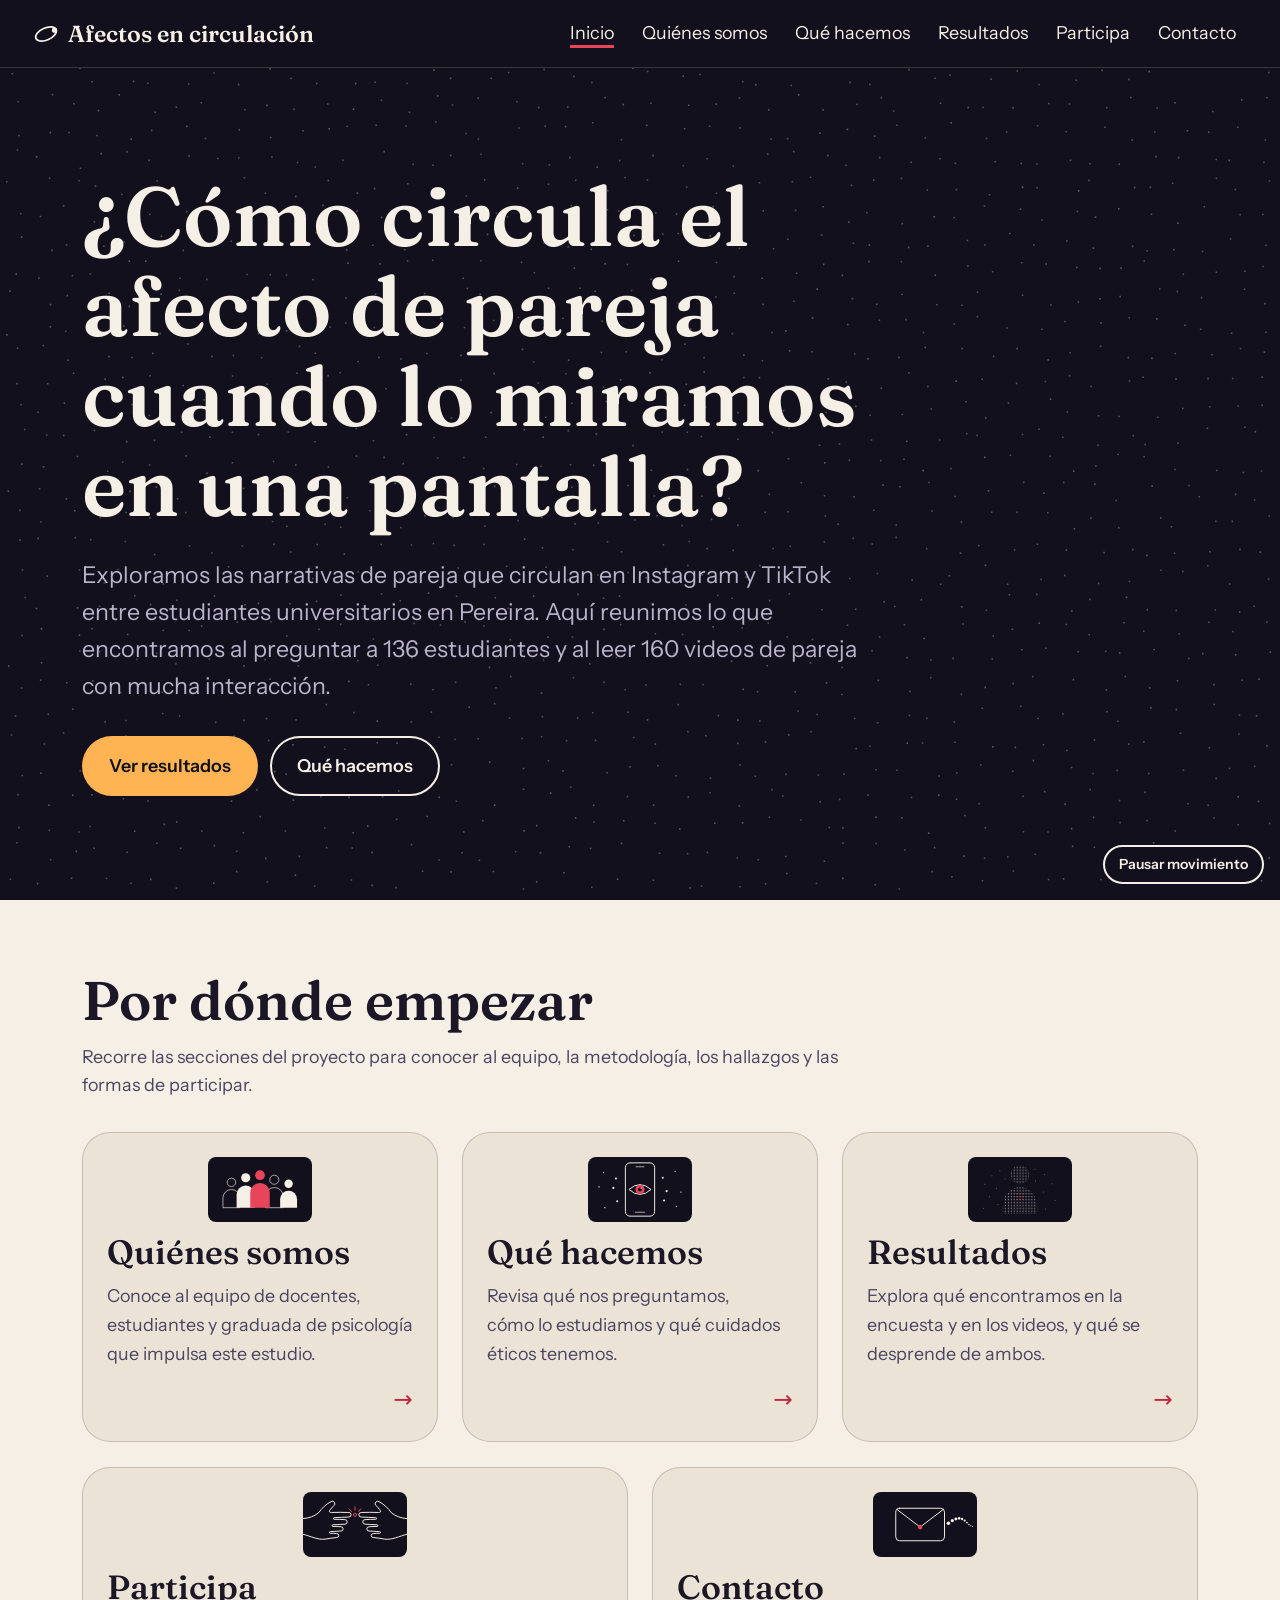
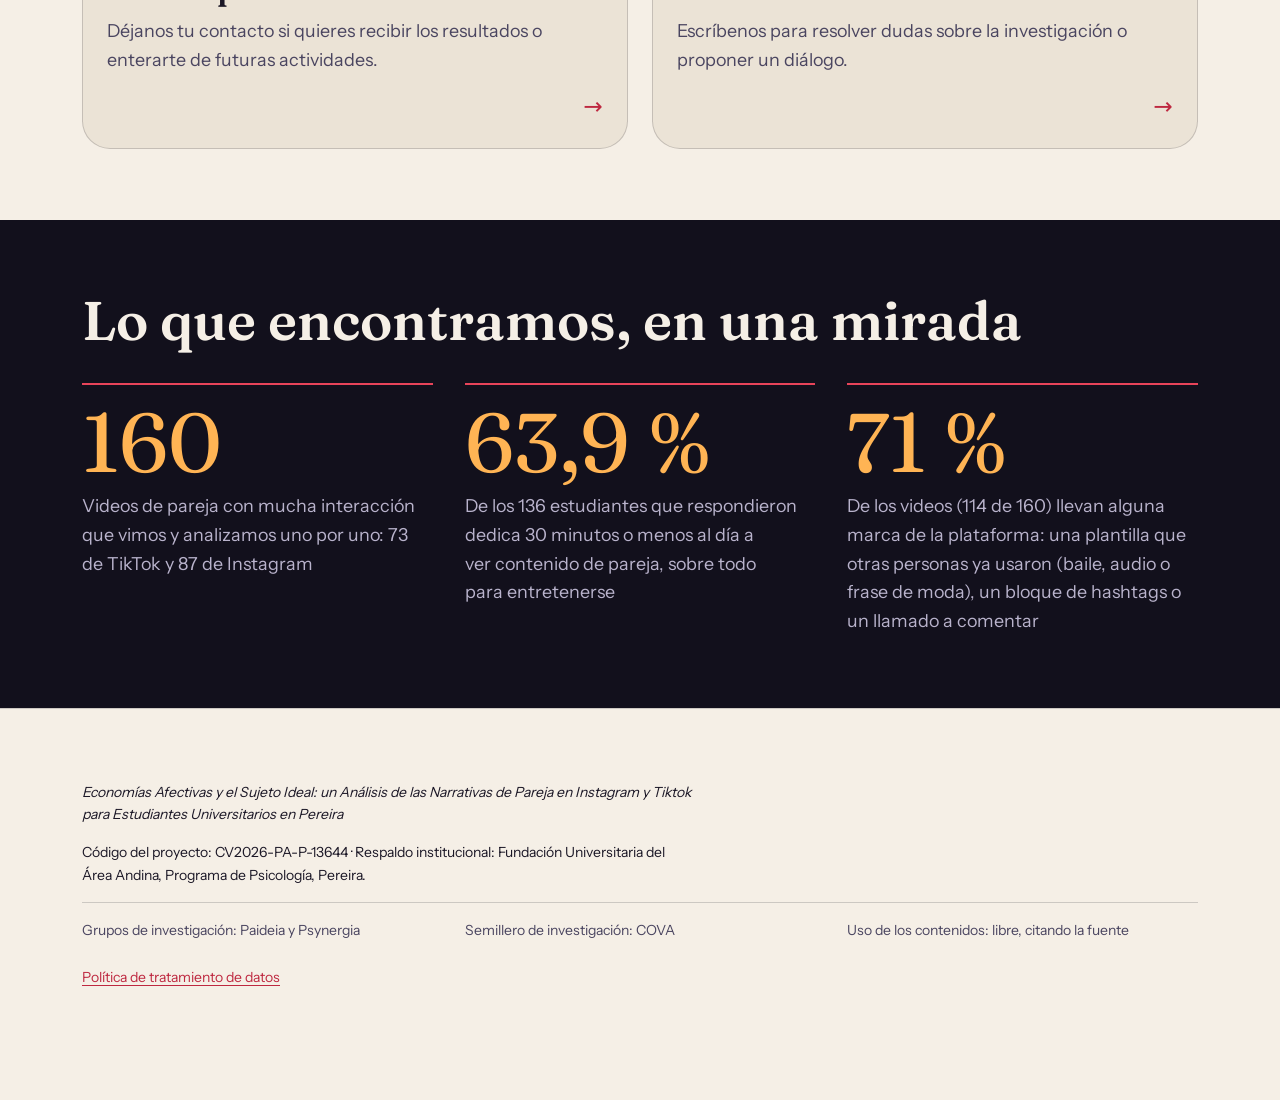
<file: index.html>
<!doctype html>
<html lang="es-CO">
<head>
  <meta charset="utf-8">
  <meta name="viewport" content="width=device-width, initial-scale=1">
  <title>Afectos en circulación · Cómo circula el afecto de pareja en Instagram y TikTok</title>
  <meta name="description" content="Prototipo visual de divulgación sobre economías afectivas y narrativas de pareja en Instagram y TikTok entre estudiantes universitarios en Pereira.">
  <!-- seo -->
  <meta name="robots" content="index, follow, max-image-preview:large">
  <link rel="canonical" href="https://afectosencirculacion.org/">
  <link rel="icon" href="assets/img/favicon.svg" type="image/svg+xml">
  <meta property="og:type" content="website">
  <meta property="og:locale" content="es_CO">
  <meta property="og:site_name" content="Afectos en circulación">
  <meta property="og:title" content="Afectos en circulación · Cómo circula el afecto de pareja en Instagram y TikTok">
  <meta property="og:description" content="Prototipo visual de divulgación sobre economías afectivas y narrativas de pareja en Instagram y TikTok entre estudiantes universitarios en Pereira.">
  <meta property="og:url" content="https://afectosencirculacion.org/">
  <meta property="og:image" content="https://afectosencirculacion.org/assets/img/og.png">
  <meta property="og:image:width" content="1200">
  <meta property="og:image:height" content="630">
  <meta name="twitter:card" content="summary_large_image">
  <script type="application/ld+json">
  {
    "@context": "https://schema.org",
    "@graph": [
      {
        "@type": "WebSite",
        "name": "Afectos en circulación",
        "url": "https://afectosencirculacion.org/",
        "inLanguage": "es-CO",
        "description": "Divulgación de una investigación sobre cómo circulan los afectos de pareja en Instagram y TikTok entre estudiantes universitarios en Pereira."
      },
      {
        "@type": "Organization",
        "name": "Fundación Universitaria del Área Andina, Programa de Psicología (Pereira)",
        "url": "https://www.areandina.edu.co/"
      }
    ]
  }
  </script>
  <!-- /seo -->
  <link rel="stylesheet" href="css/tokens.css">
  <link rel="stylesheet" href="css/base.css">
  <link rel="stylesheet" href="css/sitio.css">
  <link rel="stylesheet" href="css/inicio.css">
  <script src="js/particulas.js" defer></script>
  <script src="js/particulas-control.js" defer></script>
  <script src="js/particulas-ui.js" defer></script>
  <script src="js/nav.js" defer></script>
  <script src="js/tarjetas.js" defer></script>
</head>
<body>
  <canvas class="campo-fijo" data-particulas data-fijo aria-hidden="true"></canvas>
  <a class="saltar-contenido" href="#contenido">Saltar al contenido</a>
  <button class="boton boton--secundario boton--chico boton-pausa" type="button" data-pausa aria-pressed="false">Pausar movimiento</button>

  <header class="cabecera tema-tinta">
    <a class="logo" href="index.html">
      <svg width="28" height="28" viewBox="0 0 28 28" aria-hidden="true" focusable="false">
        <ellipse cx="14" cy="14" rx="11" ry="6" fill="none" stroke="currentColor" stroke-width="1.75" transform="rotate(-24 14 14)" />
        <circle cx="22.5" cy="10.2" r="2.6" fill="currentColor" />
      </svg>
      <span>Afectos en circulación</span>
    </a>
    <nav class="nav" aria-label="Principal">
      <button class="nav__alternar" type="button" aria-expanded="false" aria-controls="nav-lista">Menú</button>
      <ul id="nav-lista" class="nav__lista">
        <li><a href="index.html" aria-current="page">Inicio</a></li>
        <li><a href="quienes-somos.html">Quiénes somos</a></li>
        <li><a href="que-hacemos.html">Qué hacemos</a></li>
        <li><a href="resultados.html">Resultados</a></li>
        <li><a href="participa.html">Participa</a></li>
        <li><a href="contacto.html">Contacto</a></li>
      </ul>
    </nav>
  </header>

  <main id="contenido">
    <section class="hero tema-tinta">
      <div class="hero__contenido contenedor">
        <h1>¿Cómo circula el afecto de pareja cuando lo miramos en una pantalla?</h1>
        <p class="hero__lead">Exploramos las narrativas de pareja que circulan en Instagram y TikTok entre estudiantes universitarios en Pereira. Aquí reunimos lo que encontramos al preguntar a 136 estudiantes y al leer 160 videos de pareja con mucha interacción.</p>
        <div class="hero__acciones">
          <a class="boton" href="resultados.html">Ver resultados</a>
          <a class="boton boton--secundario" href="que-hacemos.html">Qué hacemos</a>
        </div>
      </div>
    </section>

    <section class="tarjetas tema-papel" aria-labelledby="t-tarjetas">
      <div class="contenedor">
        <h2 id="t-tarjetas">Por dónde empezar</h2>
        <p>Recorre las secciones del proyecto para conocer al equipo, la metodología, los hallazgos y las formas de participar.</p>
        <ul class="tarjetas__lista">
          <li>
            <a class="tarjeta" href="quienes-somos.html">
              <img class="tarjeta__ilustracion" src="assets/img/ilustracion-quienes-somos.svg" alt="" width="320" height="200">
              <h3 class="tarjeta__titulo">Quiénes somos</h3>
              <p class="tarjeta__texto">Conoce al equipo de docentes, estudiantes y graduada de psicología que impulsa este estudio.</p>
              <span class="tarjeta__flecha" aria-hidden="true">→</span>
            </a>
          </li>
          <li>
            <a class="tarjeta" href="que-hacemos.html">
              <img class="tarjeta__ilustracion" src="assets/img/ilustracion-que-hacemos.svg" alt="" width="320" height="200">
              <h3 class="tarjeta__titulo">Qué hacemos</h3>
              <p class="tarjeta__texto">Revisa qué nos preguntamos, cómo lo estudiamos y qué cuidados éticos tenemos.</p>
              <span class="tarjeta__flecha" aria-hidden="true">→</span>
            </a>
          </li>
          <li>
            <a class="tarjeta" href="resultados.html">
              <img class="tarjeta__ilustracion" src="assets/img/ilustracion-resultados.svg" alt="" width="320" height="200">
              <h3 class="tarjeta__titulo">Resultados</h3>
              <p class="tarjeta__texto">Explora qué encontramos en la encuesta y en los videos, y qué se desprende de ambos.</p>
              <span class="tarjeta__flecha" aria-hidden="true">→</span>
            </a>
          </li>
          <li>
            <a class="tarjeta" href="participa.html">
              <img class="tarjeta__ilustracion" src="assets/img/ilustracion-participa.svg" alt="" width="320" height="200">
              <h3 class="tarjeta__titulo">Participa</h3>
              <p class="tarjeta__texto">Déjanos tu contacto si quieres recibir los resultados o enterarte de futuras actividades.</p>
              <span class="tarjeta__flecha" aria-hidden="true">→</span>
            </a>
          </li>
          <li>
            <a class="tarjeta" href="contacto.html">
              <img class="tarjeta__ilustracion" src="assets/img/ilustracion-contacto.svg" alt="" width="320" height="200">
              <h3 class="tarjeta__titulo">Contacto</h3>
              <p class="tarjeta__texto">Escríbenos para resolver dudas sobre la investigación o proponer un diálogo.</p>
              <span class="tarjeta__flecha" aria-hidden="true">→</span>
            </a>
          </li>
        </ul>
      </div>
    </section>

    <section class="datos tema-tinta" aria-labelledby="t-datos">
      <div class="contenedor">
        <h2 id="t-datos">Lo que encontramos, en una mirada</h2>
        <ul class="datos__lista">
          <li class="dato">
            <p class="dato__cifra">160</p>
            <p class="dato__texto">Videos de pareja con mucha interacción que vimos y analizamos uno por uno: 73 de TikTok y 87 de Instagram</p>
          </li>
          <li class="dato">
            <p class="dato__cifra">63,9 %</p>
            <p class="dato__texto">De los 136 estudiantes que respondieron dedica 30 minutos o menos al día a ver contenido de pareja, sobre todo para entretenerse</p>
          </li>
          <li class="dato">
            <p class="dato__cifra">71 %</p>
            <p class="dato__texto">De los videos (114 de 160) llevan alguna marca de la plataforma: una plantilla que otras personas ya usaron (baile, audio o frase de moda), un bloque de hashtags o un llamado a comentar</p>
          </li>
        </ul>
      </div>
    </section>
  </main>

  <footer class="pie tema-papel">
    <div class="contenedor">
      <p><em>Economías Afectivas y el Sujeto Ideal: un Análisis de las Narrativas de Pareja en Instagram y Tiktok para Estudiantes Universitarios en Pereira</em></p>
      <p>Código del proyecto: CV2026-PA-P-13644 · Respaldo institucional: Fundación Universitaria del Área Andina, Programa de Psicología, Pereira.</p>
      <ul class="pie__lista">
        <li>Grupos de investigación: Paideia y Psynergia</li>
        <li>Semillero de investigación: COVA</li>
        <li>Uso de los contenidos: libre, citando la fuente</li>
      </ul>
      <ul class="pie__enlaces">
        <li><a href="politica-datos.html">Política de tratamiento de datos</a></li>
      </ul>
    </div>
  </footer>
  <script data-goatcounter="https://carurja6.goatcounter.com/count" async src="//gc.zgo.at/count.js"></script>
</body>
</html>
</file>
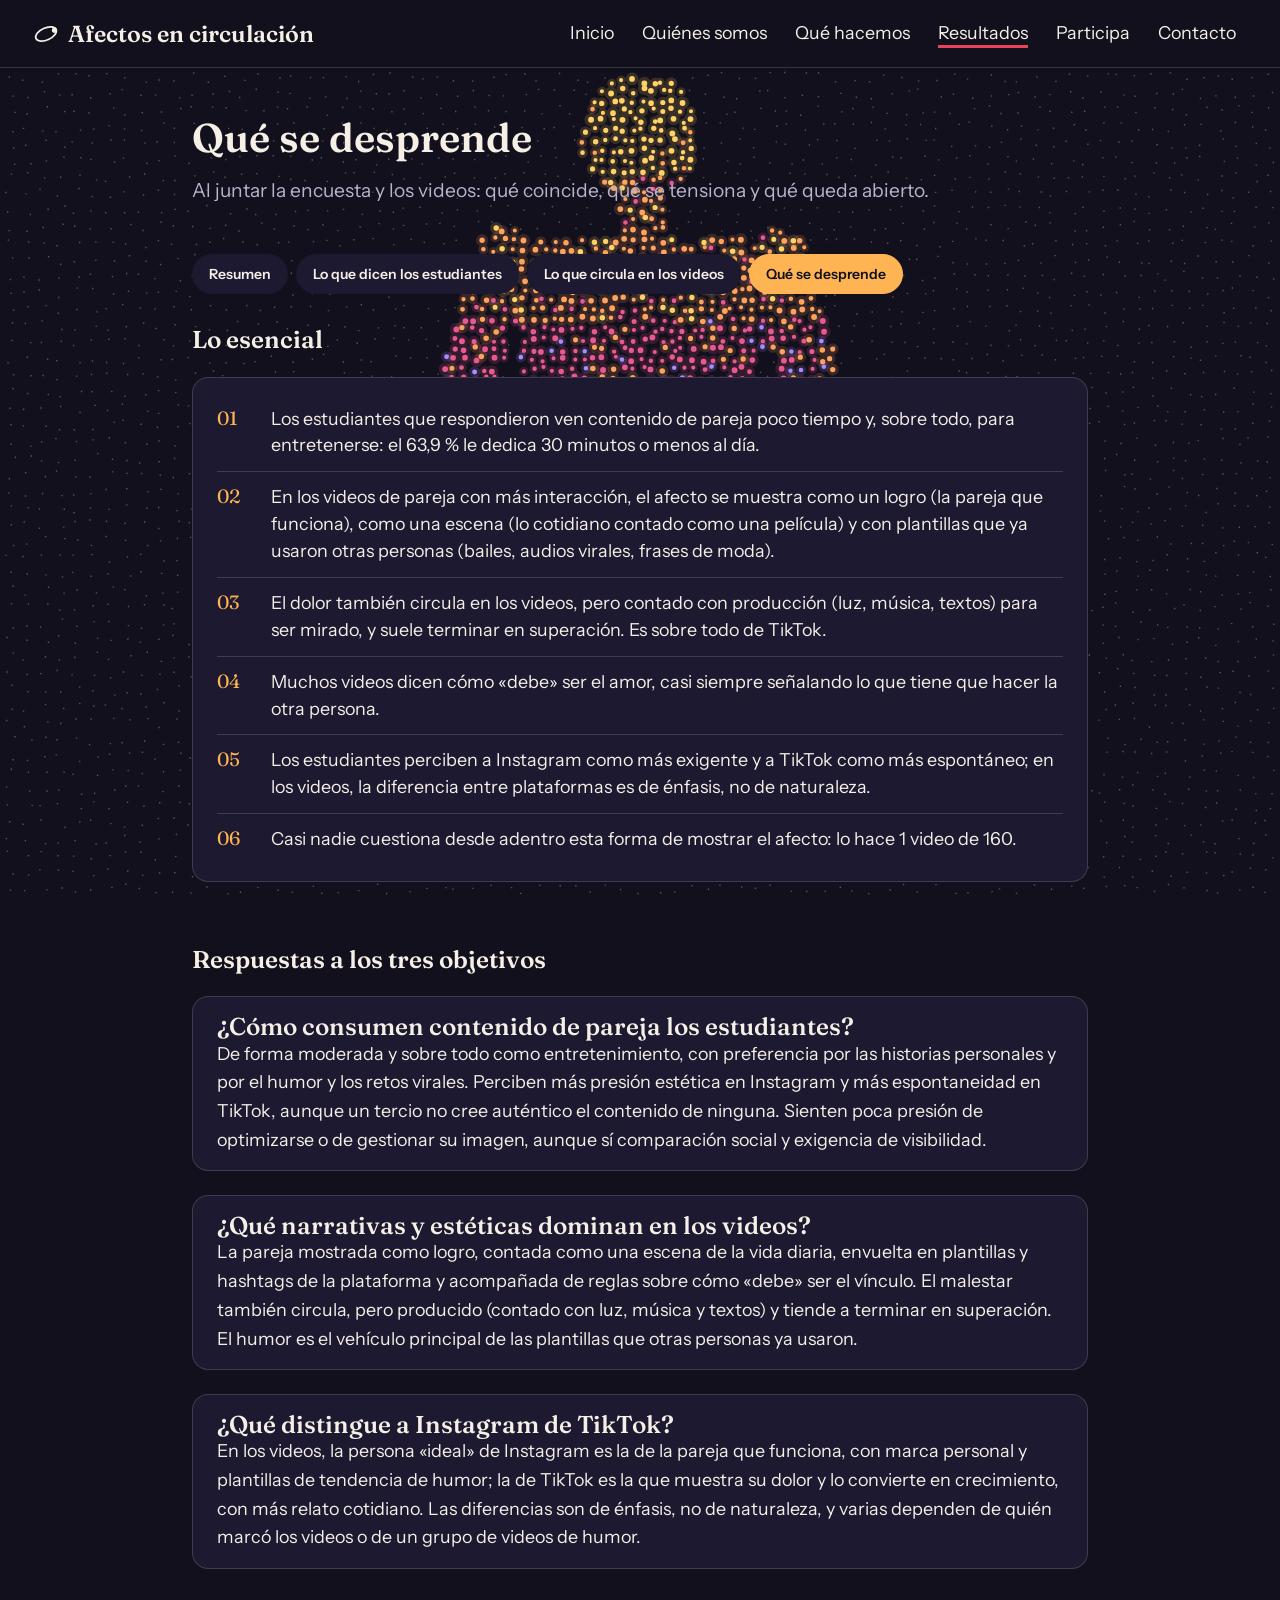
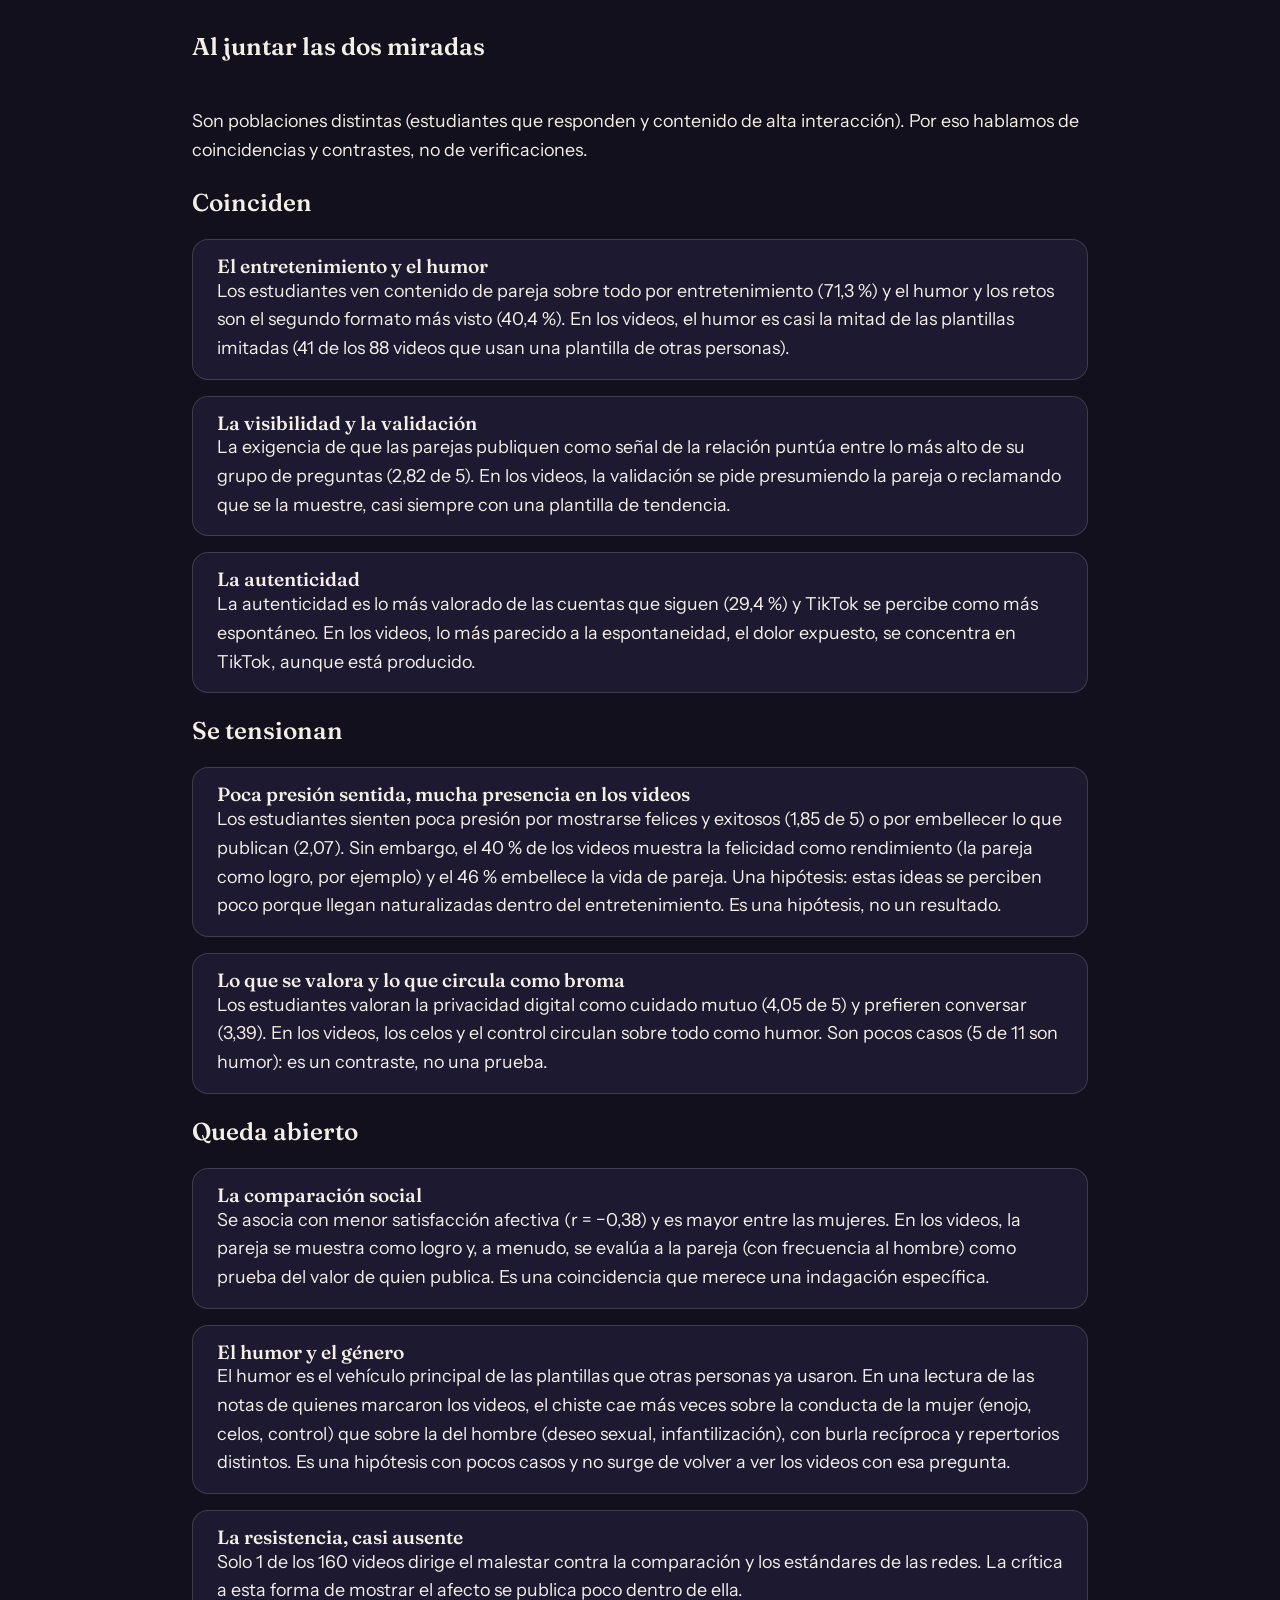
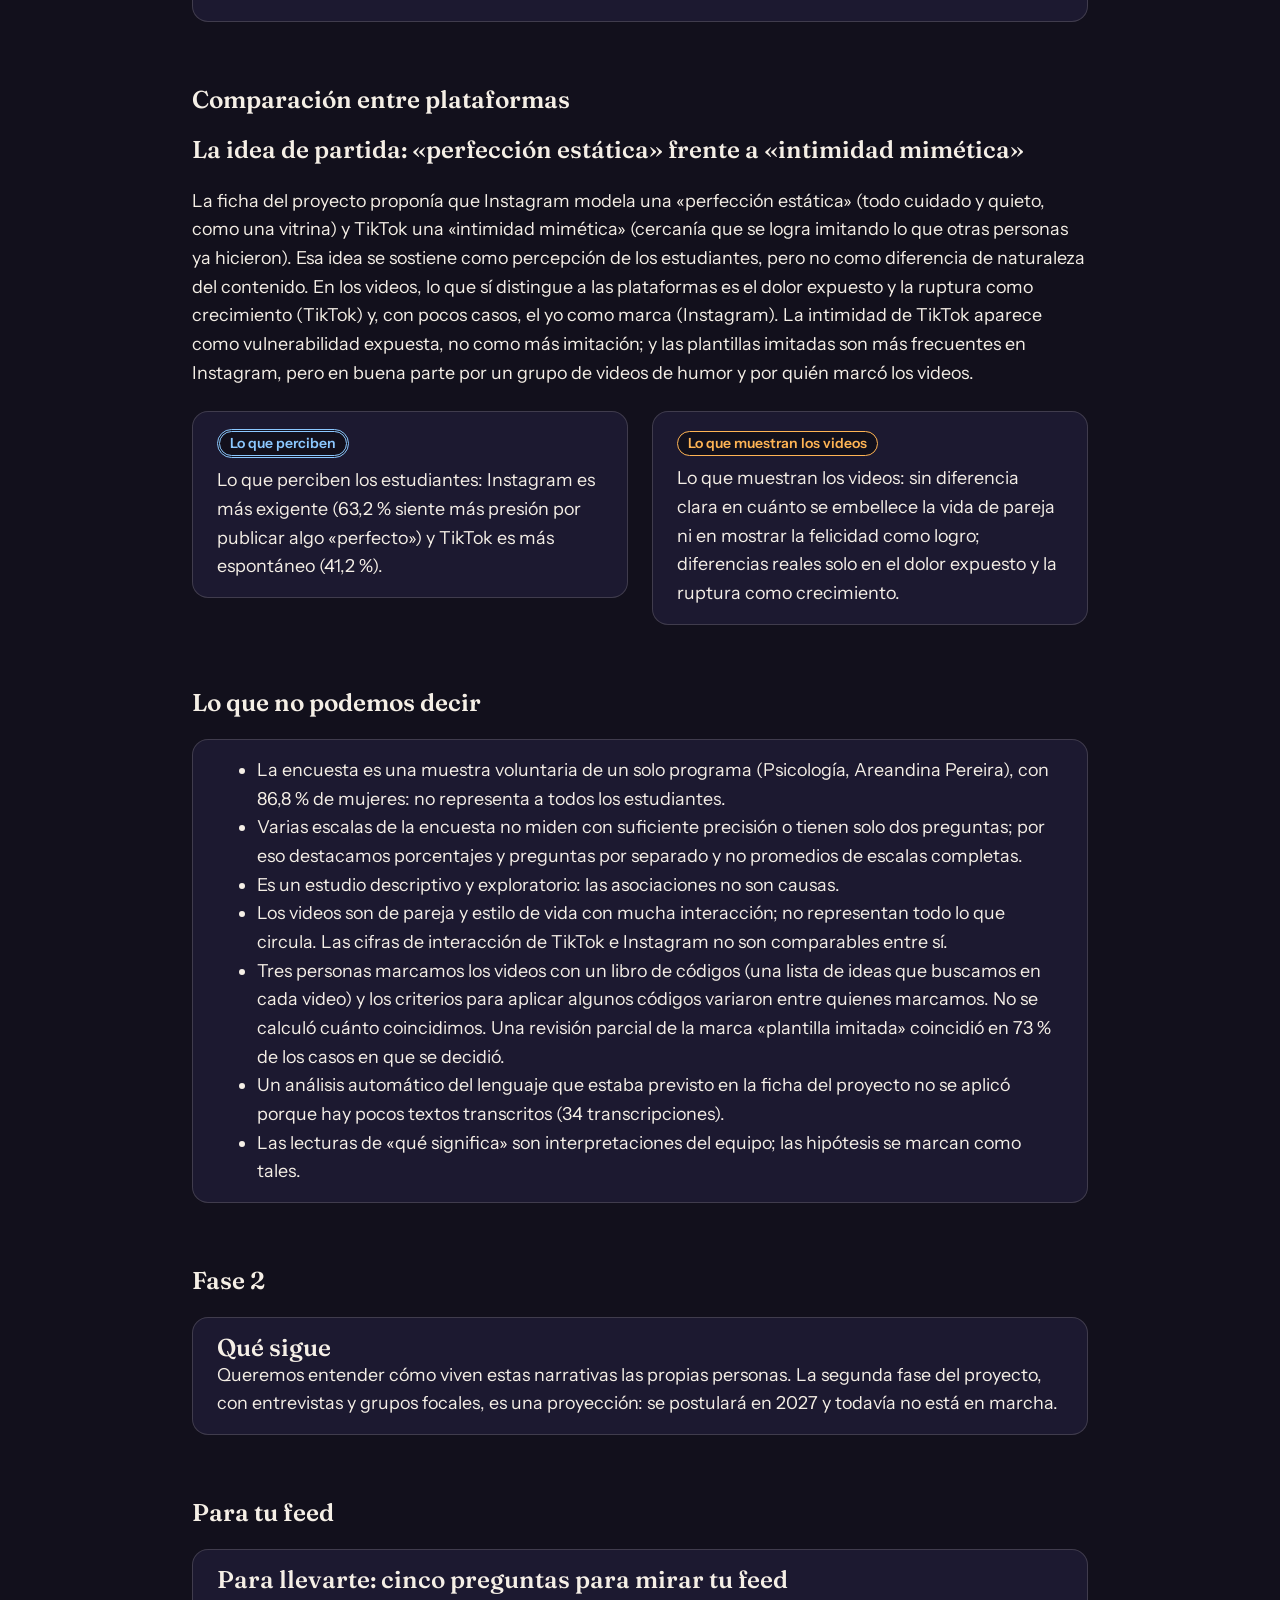
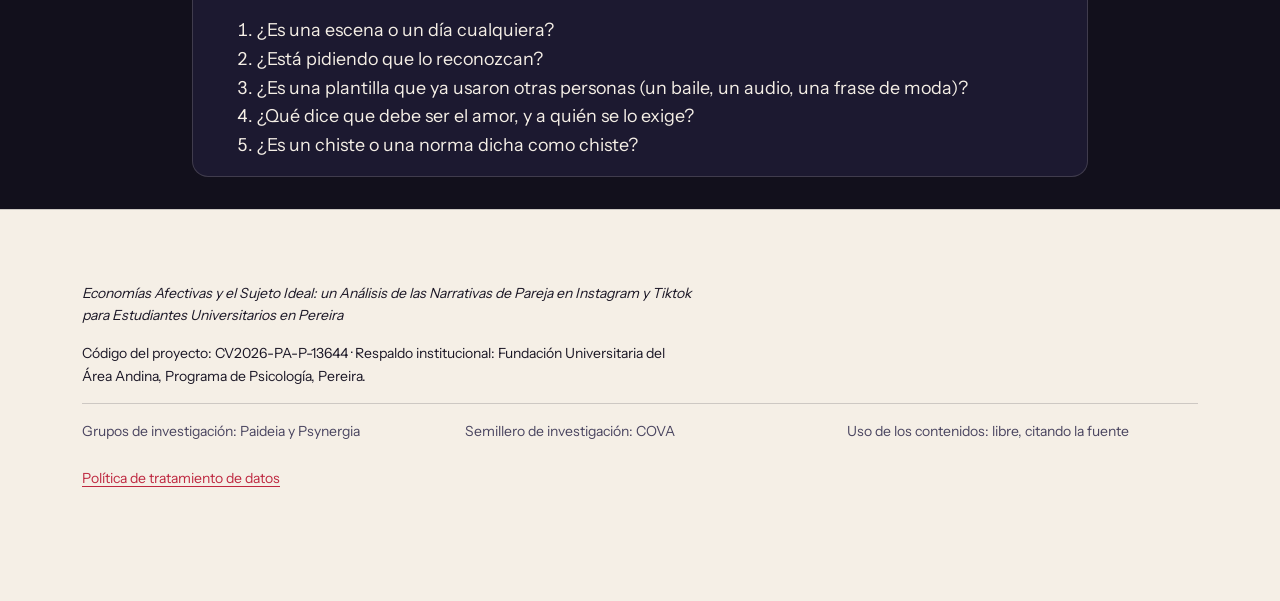
<file: conclusiones.html>
<!doctype html>
<html lang="es-CO">
<head>
  <meta charset="utf-8">
  <meta name="viewport" content="width=device-width, initial-scale=1">
  <title>Qué se desprende · Afectos en circulación</title>
  <meta name="description" content="Síntesis de conclusiones, coincidencias, tensiones y preguntas abiertas al integrar la encuesta y los videos analizados.">
  <!-- seo -->
  <meta name="robots" content="index, follow, max-image-preview:large">
  <link rel="canonical" href="https://afectosencirculacion.org/conclusiones.html">
  <link rel="icon" href="assets/img/favicon.svg" type="image/svg+xml">
  <meta property="og:type" content="website">
  <meta property="og:locale" content="es_CO">
  <meta property="og:site_name" content="Afectos en circulación">
  <meta property="og:title" content="Qué se desprende · Afectos en circulación">
  <meta property="og:description" content="Síntesis de conclusiones, coincidencias, tensiones y preguntas abiertas al integrar la encuesta y los videos analizados.">
  <meta property="og:url" content="https://afectosencirculacion.org/conclusiones.html">
  <meta property="og:image" content="https://afectosencirculacion.org/assets/img/og.png">
  <meta property="og:image:width" content="1200">
  <meta property="og:image:height" content="630">
  <meta name="twitter:card" content="summary_large_image">
  <!-- /seo -->
  <link rel="stylesheet" href="css/tokens.css">
  <link rel="stylesheet" href="css/base.css">
  <link rel="stylesheet" href="css/sitio.css">
  <link rel="stylesheet" href="css/paginas.css">
  <link rel="stylesheet" href="css/cuerpo.css">
  <link rel="stylesheet" href="css/datos.css">
  <script src="js/nav.js" defer></script>
  <script src="js/silueta.js" defer></script>
  <script src="js/fondo-cuerpo.js" defer></script>
  <script src="js/conclusiones.js" defer></script>
  <script src="js/conclusiones-pagina.js" defer></script>
</head>
<body class="pagina-cuerpo">
  <div class="fondo-cuerpo tema-tinta" aria-hidden="true"><canvas data-fondo-cuerpo></canvas></div>
  <a class="saltar-contenido" href="#contenido">Saltar al contenido</a>

  <header class="cabecera tema-tinta">
    <a class="logo" href="index.html">
      <svg width="28" height="28" viewBox="0 0 28 28" aria-hidden="true" focusable="false">
        <ellipse cx="14" cy="14" rx="11" ry="6" fill="none" stroke="currentColor" stroke-width="1.75" transform="rotate(-24 14 14)" />
        <circle cx="22.5" cy="10.2" r="2.6" fill="currentColor" />
      </svg>
      <span>Afectos en circulación</span>
    </a>
    <nav class="nav" aria-label="Principal">
      <button class="nav__alternar" type="button" aria-expanded="false" aria-controls="nav-lista">Menú</button>
      <ul id="nav-lista" class="nav__lista">
        <li><a href="index.html">Inicio</a></li>
        <li><a href="quienes-somos.html">Quiénes somos</a></li>
        <li><a href="que-hacemos.html">Qué hacemos</a></li>
        <li><a href="resultados.html" aria-current="page">Resultados</a></li>
        <li><a href="participa.html">Participa</a></li>
        <li><a href="contacto.html">Contacto</a></li>
      </ul>
    </nav>
  </header>

  <main id="contenido">
    <section class="portada-cuerpo tema-tinta">
      <div class="contenedor">
        <h1>Qué se desprende</h1>
        <p class="portada-cuerpo__lead">Al juntar la encuesta y los videos: qué coincide, qué se tensiona y qué queda abierto.</p>
      </div>
    </section>

    <nav class="subnav contenedor" aria-label="Resultados">
      <ul class="subnav__lista">
        <li><a class="subnav__enlace" href="resultados.html">Resumen</a></li>
        <li><a class="subnav__enlace" href="cuantitativos.html">Lo que dicen los estudiantes</a></li>
        <li><a class="subnav__enlace" href="cualitativos.html">Lo que circula en los videos</a></li>
        <li><a class="subnav__enlace" href="conclusiones.html" aria-current="page">Qué se desprende</a></li>
      </ul>
    </nav>

    <noscript>
      <div class="contenedor">
        <p class="aviso">Este prototipo necesita JavaScript para mostrar el contenido (en la versión final vendrá generado en el HTML).</p>
      </div>
    </noscript>

    <section id="esencial" class="seccion tema-tinta" aria-labelledby="t-esencial">
      <div class="contenedor">
        <h2 id="t-esencial">Lo esencial</h2>
        <div class="caja" data-conclusiones="esencial"></div>
      </div>
    </section>

    <section id="objetivos" class="seccion tema-tinta" aria-labelledby="t-objetivos">
      <div class="contenedor">
        <h2 id="t-objetivos">Respuestas a los tres objetivos</h2>
        <div class="pila" data-conclusiones="objetivos"></div>
      </div>
    </section>

    <section id="integracion" class="seccion tema-tinta" aria-labelledby="t-integracion">
      <div class="contenedor pila">
        <h2 id="t-integracion">Al juntar las dos miradas</h2>
        <div data-conclusiones="integracion-nota"></div>
        <div id="coinciden" class="pila">
          <h3>Coinciden</h3>
          <div data-conclusiones="coinciden"></div>
        </div>
        <div id="tensiones" class="pila">
          <h3>Se tensionan</h3>
          <div data-conclusiones="tensiones"></div>
        </div>
        <div id="abierto" class="pila">
          <h3>Queda abierto</h3>
          <div data-conclusiones="abierto"></div>
        </div>
      </div>
    </section>

    <section id="plataformas" class="seccion tema-tinta" aria-labelledby="t-plataformas">
      <div class="contenedor">
        <h2 id="t-plataformas">Comparación entre plataformas</h2>
        <div class="pila" data-conclusiones="plataformas"></div>
      </div>
    </section>

    <section id="limites" class="seccion tema-tinta" aria-labelledby="t-limites">
      <div class="contenedor">
        <h2 id="t-limites">Lo que no podemos decir</h2>
        <div class="caja" data-conclusiones="limites"></div>
      </div>
    </section>

    <section id="fase2" class="seccion tema-tinta" aria-labelledby="t-fase2">
      <div class="contenedor">
        <h2 id="t-fase2">Fase 2</h2>
        <div class="caja" data-conclusiones="fase2"></div>
      </div>
    </section>

    <section id="para-tu-feed" class="seccion tema-tinta" aria-labelledby="t-para-tu-feed">
      <div class="contenedor">
        <h2 id="t-para-tu-feed">Para tu feed</h2>
        <div class="caja pila" data-conclusiones="para-tu-feed"></div>
      </div>
    </section>
  </main>

  <footer class="pie tema-papel">
    <div class="contenedor">
      <p><em>Economías Afectivas y el Sujeto Ideal: un Análisis de las Narrativas de Pareja en Instagram y Tiktok para Estudiantes Universitarios en Pereira</em></p>
      <p>Código del proyecto: CV2026-PA-P-13644 · Respaldo institucional: Fundación Universitaria del Área Andina, Programa de Psicología, Pereira.</p>
      <ul class="pie__lista">
        <li>Grupos de investigación: Paideia y Psynergia</li>
        <li>Semillero de investigación: COVA</li>
        <li>Uso de los contenidos: libre, citando la fuente</li>
      </ul>
      <ul class="pie__enlaces">
        <li><a href="politica-datos.html">Política de tratamiento de datos</a></li>
      </ul>
    </div>
  </footer>
  <script data-goatcounter="https://carurja6.goatcounter.com/count" async src="//gc.zgo.at/count.js"></script>
</body>
</html>
</file>
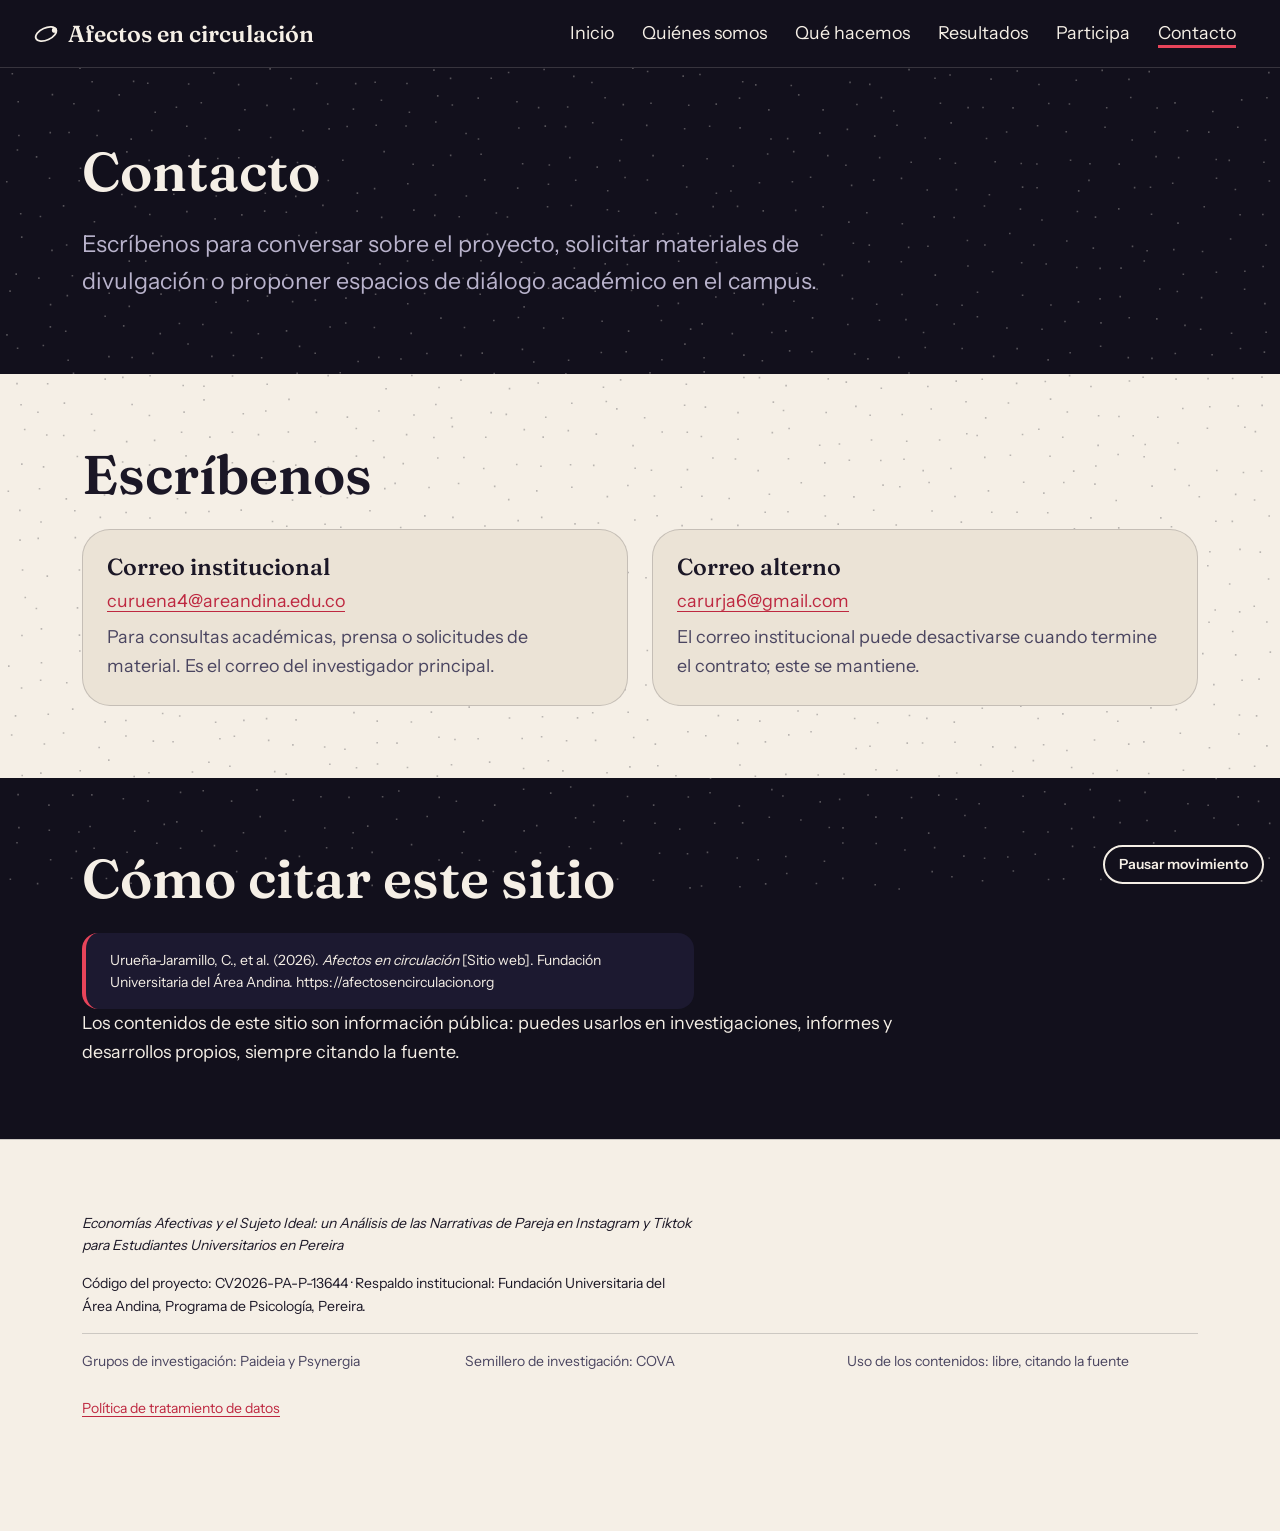
<file: contacto.html>
<!doctype html>
<html lang="es-CO">
<head>
  <meta charset="utf-8">
  <meta name="viewport" content="width=device-width, initial-scale=1">
  <title>Contacto · Afectos en circulación</title>
  <meta name="description" content="Canales de contacto del equipo investigador y referencia de citación del proyecto Afectos en circulación.">
  <!-- seo -->
  <meta name="robots" content="index, follow, max-image-preview:large">
  <link rel="canonical" href="https://afectosencirculacion.org/contacto.html">
  <link rel="icon" href="assets/img/favicon.svg" type="image/svg+xml">
  <meta property="og:type" content="website">
  <meta property="og:locale" content="es_CO">
  <meta property="og:site_name" content="Afectos en circulación">
  <meta property="og:title" content="Contacto · Afectos en circulación">
  <meta property="og:description" content="Canales de contacto del equipo investigador y referencia de citación del proyecto Afectos en circulación.">
  <meta property="og:url" content="https://afectosencirculacion.org/contacto.html">
  <meta property="og:image" content="https://afectosencirculacion.org/assets/img/og.png">
  <meta property="og:image:width" content="1200">
  <meta property="og:image:height" content="630">
  <meta name="twitter:card" content="summary_large_image">
  <!-- /seo -->
  <link rel="stylesheet" href="css/tokens.css">
  <link rel="stylesheet" href="css/base.css">
  <link rel="stylesheet" href="css/sitio.css">
  <link rel="stylesheet" href="css/paginas.css">
  <link rel="stylesheet" href="css/formulario.css">
  <script src="js/particulas.js" defer></script>
  <script src="js/particulas-control.js" defer></script>
  <script src="js/particulas-ui.js" defer></script>
  <script src="js/nav.js" defer></script>
</head>
<body>
  <canvas class="campo-fijo" data-particulas data-fijo aria-hidden="true"></canvas>
  <a class="saltar-contenido" href="#contenido">Saltar al contenido</a>
  <button class="boton boton--secundario boton--chico boton-pausa" type="button" data-pausa aria-pressed="false">Pausar movimiento</button>

  <header class="cabecera tema-tinta">
    <a class="logo" href="index.html">
      <svg width="28" height="28" viewBox="0 0 28 28" aria-hidden="true" focusable="false">
        <ellipse cx="14" cy="14" rx="11" ry="6" fill="none" stroke="currentColor" stroke-width="1.75" transform="rotate(-24 14 14)" />
        <circle cx="22.5" cy="10.2" r="2.6" fill="currentColor" />
      </svg>
      <span>Afectos en circulación</span>
    </a>
    <nav class="nav" aria-label="Principal">
      <button class="nav__alternar" type="button" aria-expanded="false" aria-controls="nav-lista">Menú</button>
      <ul id="nav-lista" class="nav__lista">
        <li><a href="index.html">Inicio</a></li>
        <li><a href="quienes-somos.html">Quiénes somos</a></li>
        <li><a href="que-hacemos.html">Qué hacemos</a></li>
        <li><a href="resultados.html">Resultados</a></li>
        <li><a href="participa.html">Participa</a></li>
        <li><a href="contacto.html" aria-current="page">Contacto</a></li>
      </ul>
    </nav>
  </header>

  <main id="contenido">
    <section class="hero hero--pagina tema-tinta">
      <div class="hero__contenido contenedor">
        <h1>Contacto</h1>
        <p class="hero__lead">Escríbenos para conversar sobre el proyecto, solicitar materiales de divulgación o proponer espacios de diálogo académico en el campus.</p>
      </div>
    </section>

    <section class="seccion tema-papel" aria-labelledby="t-escribenos">
      <div class="contenedor">
        <h2 id="t-escribenos">Escríbenos</h2>
        <div class="rejilla">
          <div class="bloque">
            <h3>Correo institucional</h3>
            <p><a href="mailto:curuena4@areandina.edu.co">curuena4@areandina.edu.co</a></p>
            <p>Para consultas académicas, prensa o solicitudes de material. Es el correo del investigador principal.</p>
          </div>
          <div class="bloque">
            <h3>Correo alterno</h3>
            <p><a href="mailto:carurja6@gmail.com">carurja6@gmail.com</a></p>
            <p>El correo institucional puede desactivarse cuando termine el contrato; este se mantiene.</p>
          </div>
        </div>
      </div>
    </section>

    <section class="seccion tema-tinta" aria-labelledby="t-citar">
      <div class="contenedor">
        <div class="lectura">
          <h2 id="t-citar">Cómo citar este sitio</h2>
          <blockquote class="cita">
            <p>Urueña-Jaramillo, C., et al. (2026). <em>Afectos en circulación</em> [Sitio web]. Fundación Universitaria del Área Andina. https://afectosencirculacion.org</p>
          </blockquote>
          <p>Los contenidos de este sitio son información pública: puedes usarlos en investigaciones, informes y desarrollos propios, siempre citando la fuente.</p>
        </div>
      </div>
    </section>
  </main>

  <footer class="pie tema-papel">
    <div class="contenedor">
      <p><em>Economías Afectivas y el Sujeto Ideal: un Análisis de las Narrativas de Pareja en Instagram y Tiktok para Estudiantes Universitarios en Pereira</em></p>
      <p>Código del proyecto: CV2026-PA-P-13644 · Respaldo institucional: Fundación Universitaria del Área Andina, Programa de Psicología, Pereira.</p>
      <ul class="pie__lista">
        <li>Grupos de investigación: Paideia y Psynergia</li>
        <li>Semillero de investigación: COVA</li>
        <li>Uso de los contenidos: libre, citando la fuente</li>
      </ul>
      <ul class="pie__enlaces">
        <li><a href="politica-datos.html">Política de tratamiento de datos</a></li>
      </ul>
    </div>
  </footer>
  <script data-goatcounter="https://carurja6.goatcounter.com/count" async src="//gc.zgo.at/count.js"></script>
</body>
</html>
</file>
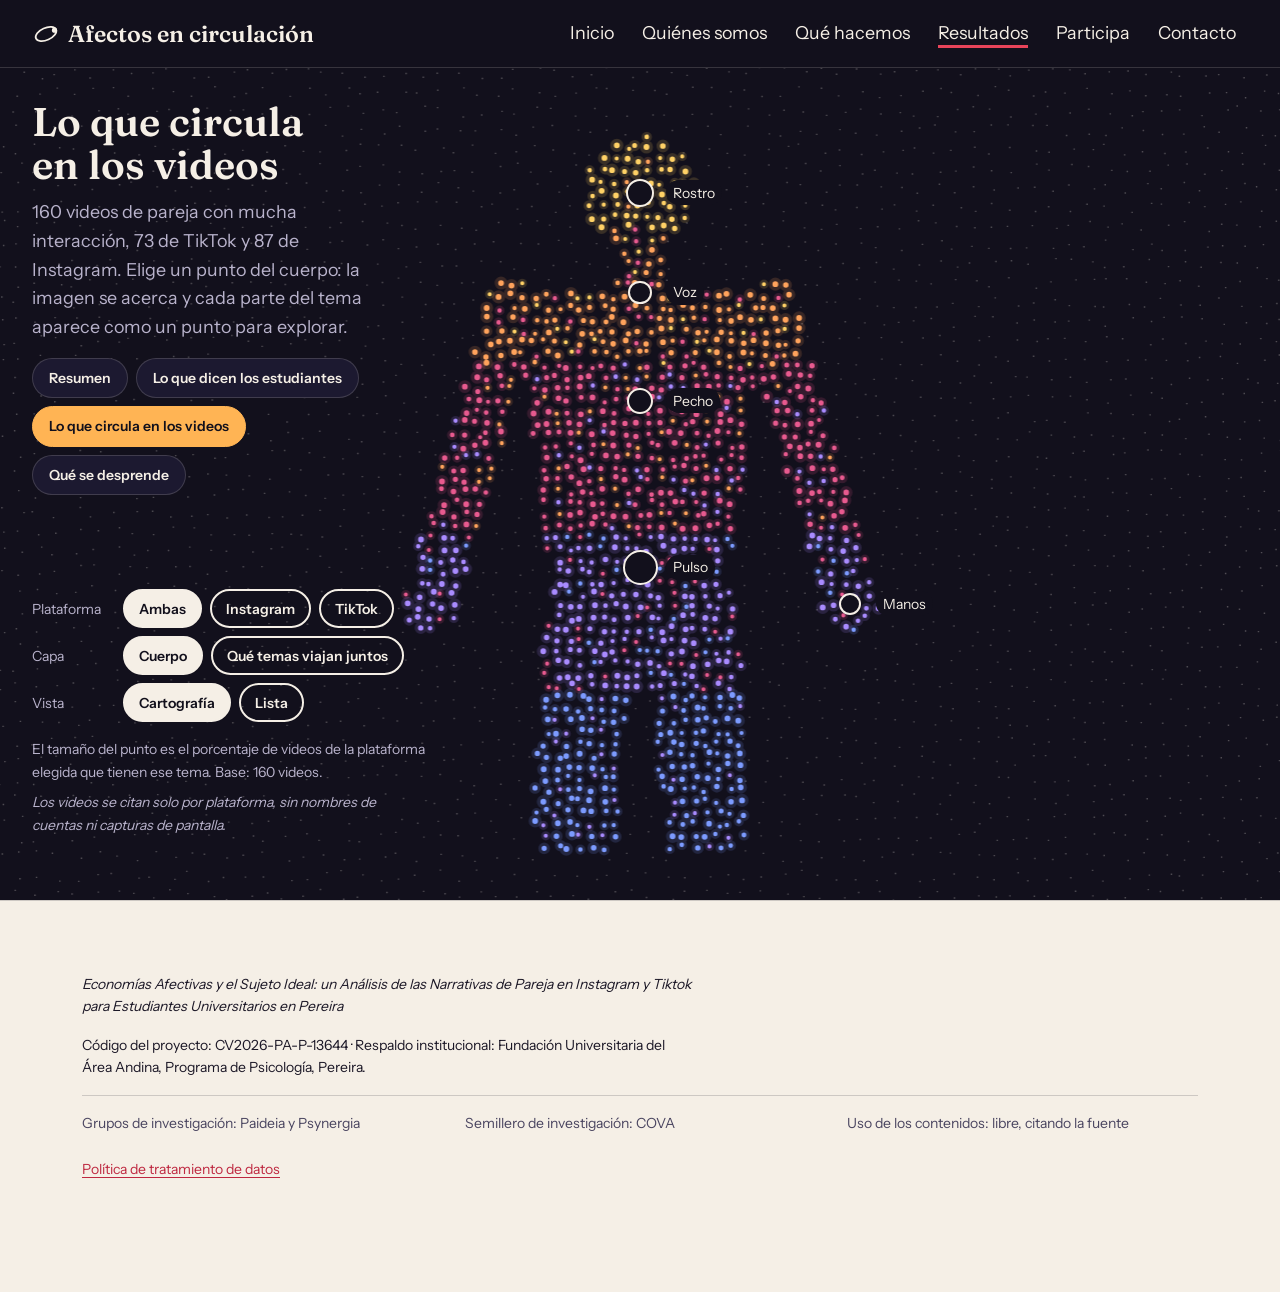
<file: cualitativos.html>
<!doctype html>
<html lang="es-CO">
<head>
  <meta charset="utf-8">
  <meta name="viewport" content="width=device-width, initial-scale=1">
  <title>Lo que circula en los videos · Afectos en circulación</title>
  <meta name="description" content="Cartografía del cuerpo sobre los temas que circulan en videos de pareja con alta interacción en Instagram y TikTok.">
  <!-- seo -->
  <meta name="robots" content="index, follow, max-image-preview:large">
  <link rel="canonical" href="https://afectosencirculacion.org/cualitativos.html">
  <link rel="icon" href="assets/img/favicon.svg" type="image/svg+xml">
  <meta property="og:type" content="website">
  <meta property="og:locale" content="es_CO">
  <meta property="og:site_name" content="Afectos en circulación">
  <meta property="og:title" content="Lo que circula en los videos · Afectos en circulación">
  <meta property="og:description" content="Cartografía del cuerpo sobre los temas que circulan en videos de pareja con alta interacción en Instagram y TikTok.">
  <meta property="og:url" content="https://afectosencirculacion.org/cualitativos.html">
  <meta property="og:image" content="https://afectosencirculacion.org/assets/img/og.png">
  <meta property="og:image:width" content="1200">
  <meta property="og:image:height" content="630">
  <meta name="twitter:card" content="summary_large_image">
  <!-- /seo -->
  <link rel="stylesheet" href="css/tokens.css">
  <link rel="stylesheet" href="css/base.css">
  <link rel="stylesheet" href="css/sitio.css">
  <link rel="stylesheet" href="css/paginas.css">
  <link rel="stylesheet" href="css/cuerpo.css">
  <link rel="stylesheet" href="css/resultados.css">
  <link rel="stylesheet" href="css/datos.css">
  <script src="js/nav.js" defer></script>
  <script src="js/silueta.js" defer></script>
  <script src="js/flujo.js" defer></script>
  <script src="js/temas.js" defer></script>
  <script src="js/barras.js" defer></script>
  <script src="js/panel-tema.js" defer></script>
  <script src="js/cartografia.js" defer></script>
</head>
<body class="pagina-cuerpo">
  <a class="saltar-contenido" href="#contenido">Saltar al contenido</a>

  <header class="cabecera tema-tinta">
    <a class="logo" href="index.html">
      <svg width="28" height="28" viewBox="0 0 28 28" aria-hidden="true" focusable="false">
        <ellipse cx="14" cy="14" rx="11" ry="6" fill="none" stroke="currentColor" stroke-width="1.75" transform="rotate(-24 14 14)" />
        <circle cx="22.5" cy="10.2" r="2.6" fill="currentColor" />
      </svg>
      <span>Afectos en circulación</span>
    </a>
    <nav class="nav" aria-label="Principal">
      <button class="nav__alternar" type="button" aria-expanded="false" aria-controls="nav-lista">Menú</button>
      <ul id="nav-lista" class="nav__lista">
        <li><a href="index.html">Inicio</a></li>
        <li><a href="quienes-somos.html">Quiénes somos</a></li>
        <li><a href="que-hacemos.html">Qué hacemos</a></li>
        <li><a href="resultados.html" aria-current="page">Resultados</a></li>
        <li><a href="participa.html">Participa</a></li>
        <li><a href="contacto.html">Contacto</a></li>
      </ul>
    </nav>
  </header>

  <main id="contenido">
    <noscript>
      <div class="contenedor">
        <p class="aviso">Esta página necesita JavaScript para mostrar la cartografía del cuerpo y las fichas por tema.</p>
      </div>
    </noscript>

    <!-- En esta página el cuerpo es la escena: ocupa el ancho de la página, sin caja, y los nodos viven sobre él.
         Al elegir un punto, el cuerpo se corre a un lado y la ficha aparece en el espacio que queda. -->
    <section class="escena cartografia tema-tinta" aria-labelledby="titulo-escena" data-escena>
      <div class="escena__intro">
        <h1 id="titulo-escena">Lo que circula en los videos</h1>
        <p class="portada-cuerpo__lead">160 videos de pareja con mucha interacción, 73 de TikTok y 87 de Instagram. Elige un punto del cuerpo: la imagen se acerca y cada parte del tema aparece como un punto para explorar.</p>
        <nav class="subnav" aria-label="Resultados">
          <ul class="subnav__lista">
            <li><a class="subnav__enlace" href="resultados.html">Resumen</a></li>
            <li><a class="subnav__enlace" href="cuantitativos.html">Lo que dicen los estudiantes</a></li>
            <li><a class="subnav__enlace" href="cualitativos.html" aria-current="page">Lo que circula en los videos</a></li>
            <li><a class="subnav__enlace" href="conclusiones.html">Qué se desprende</a></li>
          </ul>
        </nav>
      </div>

      <div class="cartografia__controles escena__controles">
        <div role="group" aria-label="Plataforma">
          <button class="boton boton--secundario boton--chico" type="button" data-plataforma="ambas" aria-pressed="true">Ambas</button>
          <button class="boton boton--secundario boton--chico" type="button" data-plataforma="instagram" aria-pressed="false">Instagram</button>
          <button class="boton boton--secundario boton--chico" type="button" data-plataforma="tiktok" aria-pressed="false">TikTok</button>
        </div>
        <div role="group" aria-label="Capa">
          <button class="boton boton--secundario boton--chico" type="button" data-capa="cuerpo" aria-pressed="true">Cuerpo</button>
          <button class="boton boton--secundario boton--chico" type="button" data-capa="circulacion" aria-pressed="false">Qué temas viajan juntos</button>
        </div>
        <div role="group" aria-label="Vista">
          <button class="boton boton--secundario boton--chico" type="button" data-vista="cartografia" aria-pressed="true">Cartografía</button>
          <button class="boton boton--secundario boton--chico" type="button" data-vista="lista" aria-pressed="false">Lista</button>
        </div>
        <p class="cartografia__leyenda" aria-live="polite">El tamaño del punto es el porcentaje de videos de la plataforma elegida que tienen ese tema.</p>
        <p class="escena__nota">Los videos se citan solo por plataforma, sin nombres de cuentas ni capturas de pantalla.</p>
      </div>

      <div class="escena__marco" data-cartografia>
        <div class="escenario" data-escenario>
          <div class="escenario__mundo">
            <div class="escenario__lienzo">
              <canvas class="escenario__campo" data-silueta aria-hidden="true"></canvas>
              <canvas class="escenario__flujo" data-flujo aria-hidden="true"></canvas>
              <div class="escenario__satelites" data-satelites role="group" aria-label="Partes del tema elegido"></div>
              <div class="universo__titulo" data-universo-titulo hidden>
                <p class="universo__nombre" data-universo-nombre></p>
                <p class="universo__pregunta" data-universo-pregunta></p>
              </div>
            </div>
            <div class="escenario__nodos" data-nodos></div>
          </div>
          <button class="boton boton--chico escenario__volver" type="button" data-volver hidden>← Volver al cuerpo</button>
        </div>
        <div class="universo__lista" data-satelites-lista role="group" aria-label="Partes del tema elegido" hidden></div>
        <aside class="panel" id="panel-tema" aria-label="Ficha del tema elegido" tabindex="-1">
          <div class="panel__barra">
            <button class="boton boton--secundario boton--chico panel__cerrar" type="button" data-cerrar>Cerrar ficha</button>
          </div>
          <article class="panel__contenido"></article>
        </aside>
      </div>

      <div class="vista-lista contenedor" data-lista hidden>
        <ul></ul>
      </div>

      <p class="solo-lectores" role="status" data-estado></p>
    </section>
  </main>

  <footer class="pie tema-papel">
    <div class="contenedor">
      <p><em>Economías Afectivas y el Sujeto Ideal: un Análisis de las Narrativas de Pareja en Instagram y Tiktok para Estudiantes Universitarios en Pereira</em></p>
      <p>Código del proyecto: CV2026-PA-P-13644 · Respaldo institucional: Fundación Universitaria del Área Andina, Programa de Psicología, Pereira.</p>
      <ul class="pie__lista">
        <li>Grupos de investigación: Paideia y Psynergia</li>
        <li>Semillero de investigación: COVA</li>
        <li>Uso de los contenidos: libre, citando la fuente</li>
      </ul>
      <ul class="pie__enlaces">
        <li><a href="politica-datos.html">Política de tratamiento de datos</a></li>
      </ul>
    </div>
  </footer>
  <script data-goatcounter="https://carurja6.goatcounter.com/count" async src="//gc.zgo.at/count.js"></script>
</body>
</html>
</file>
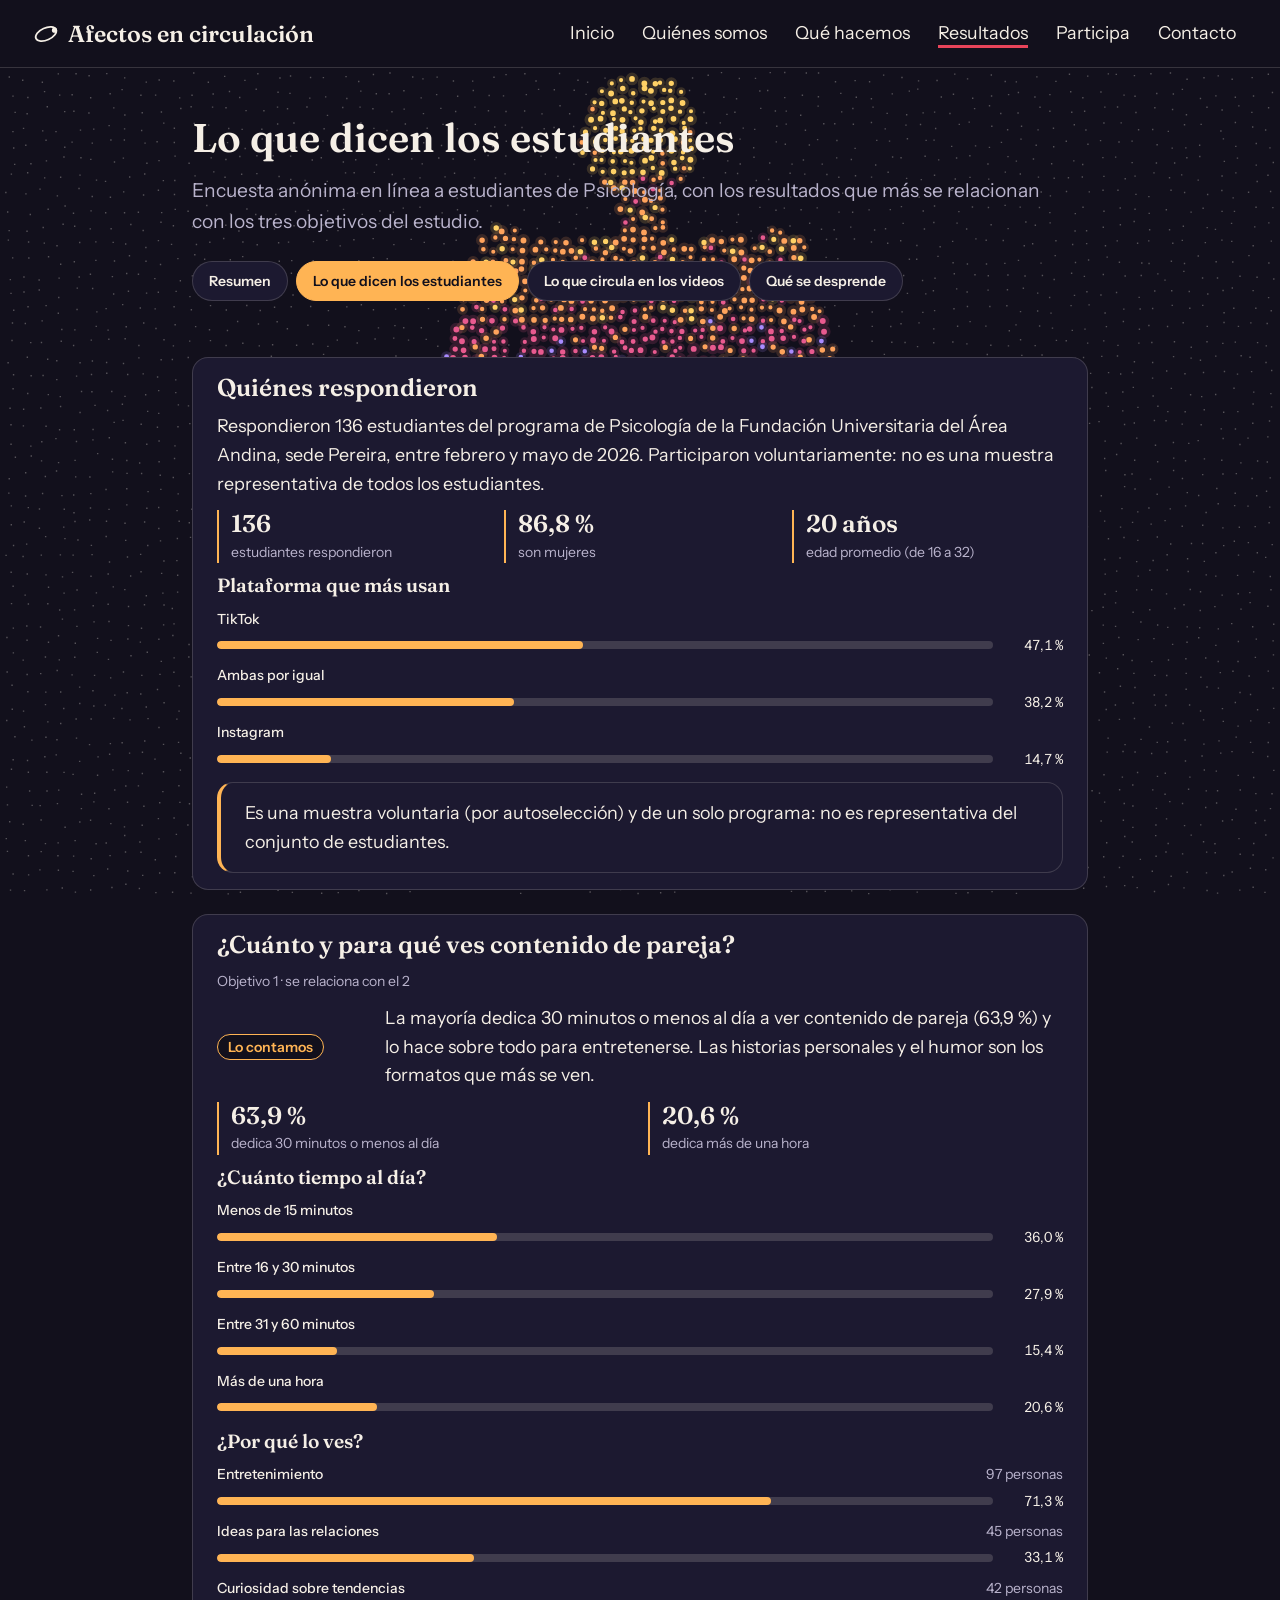
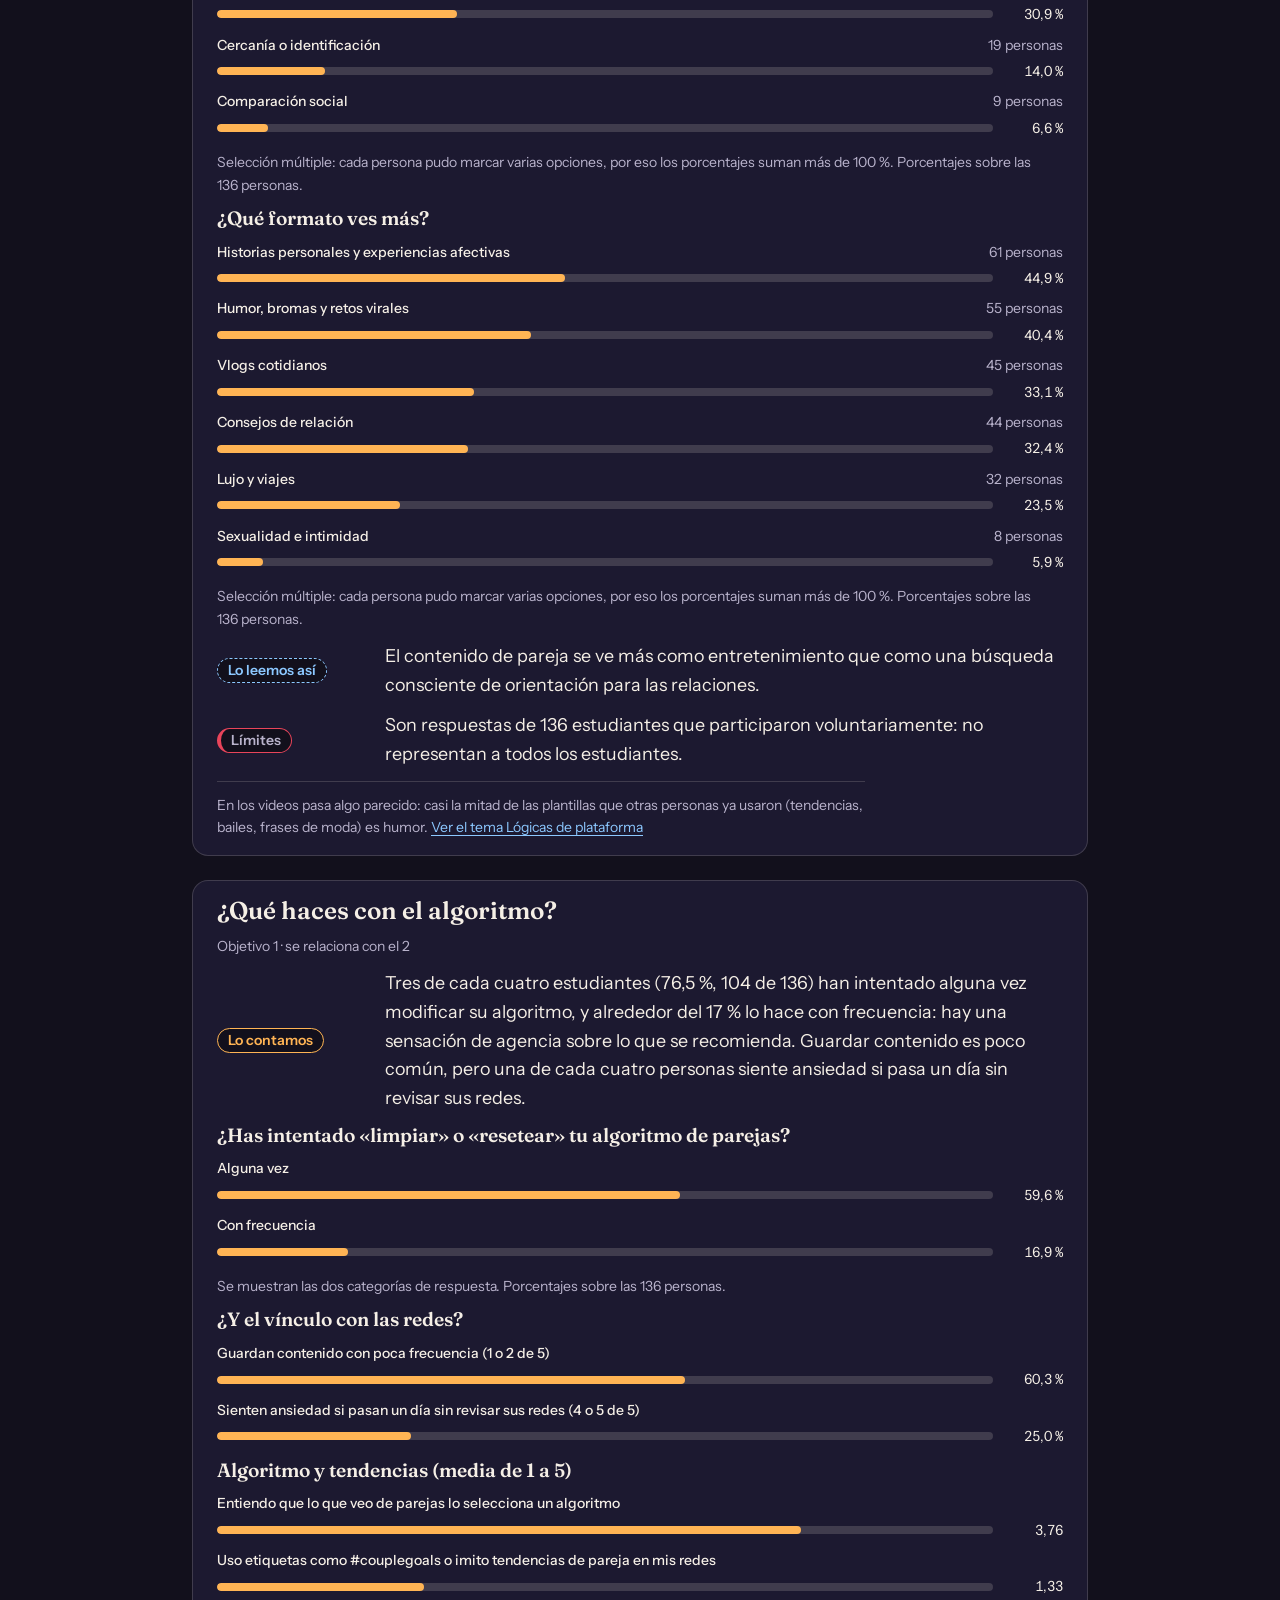
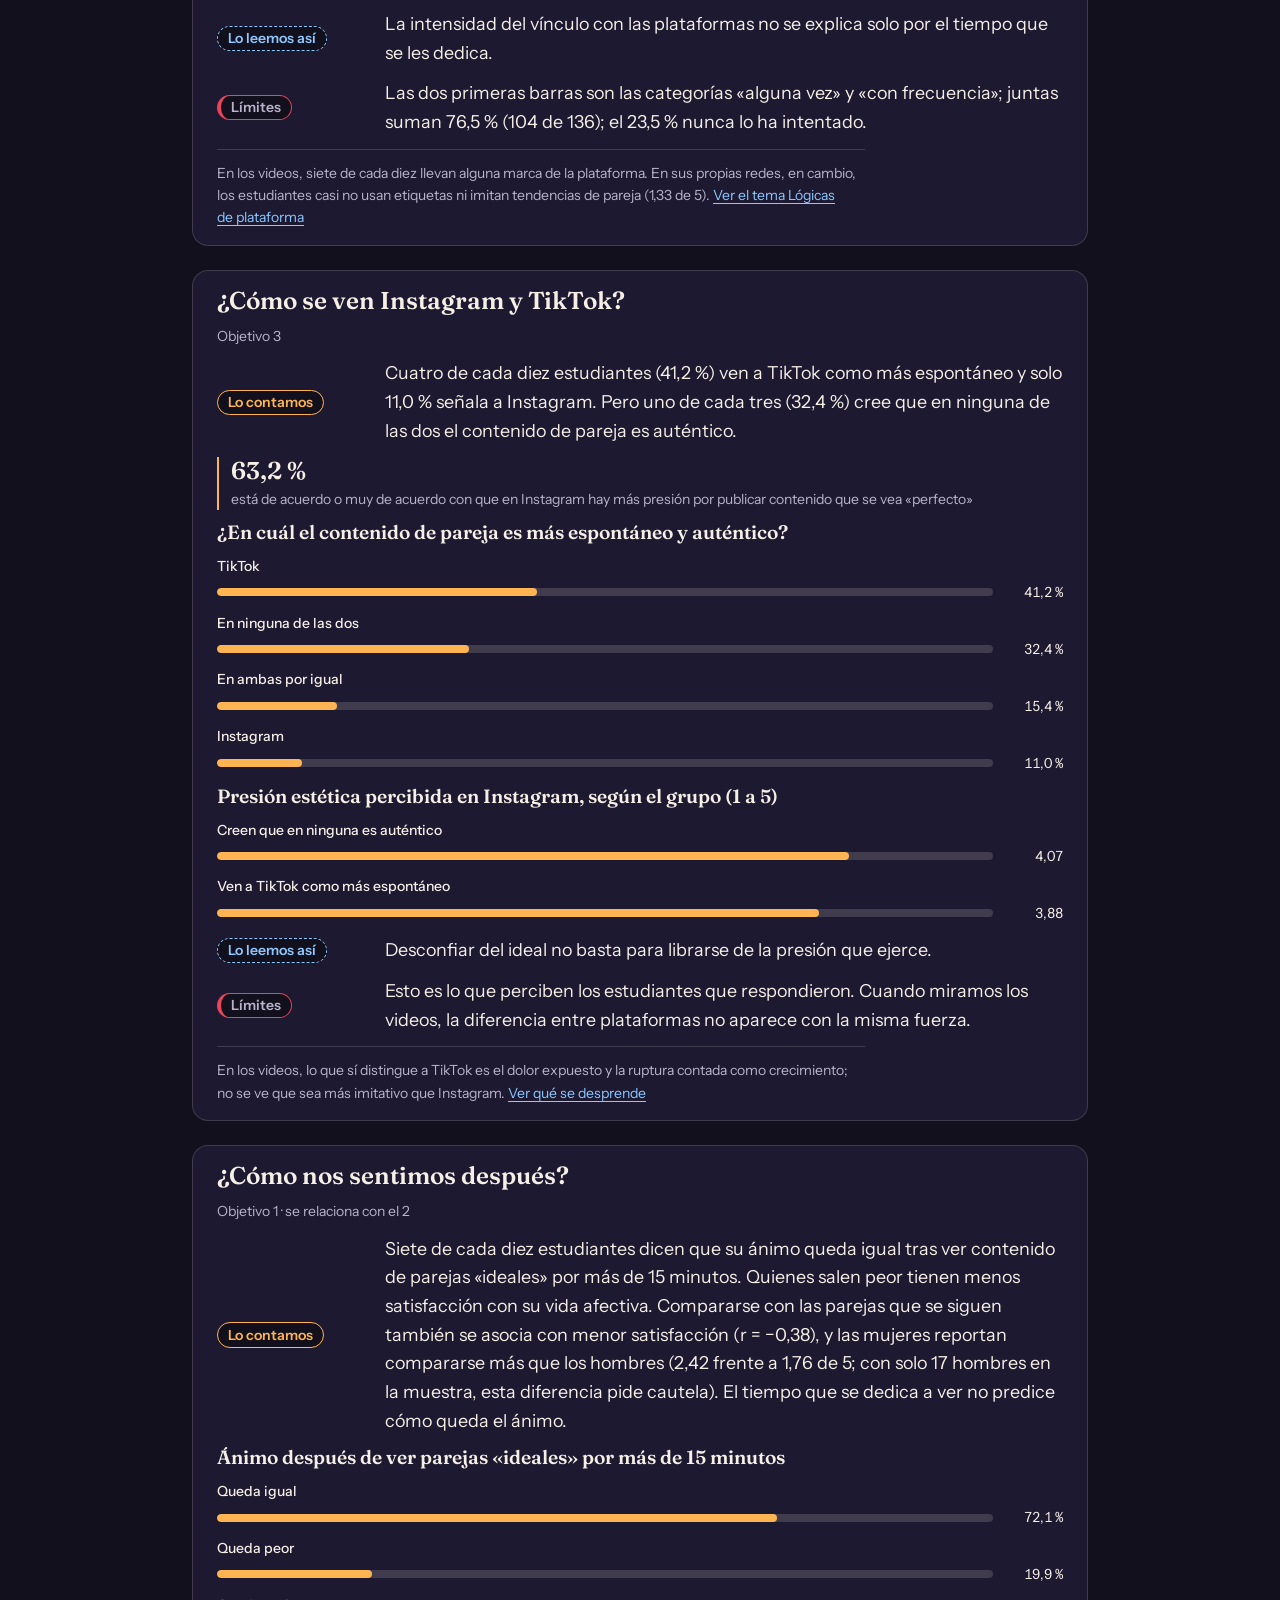
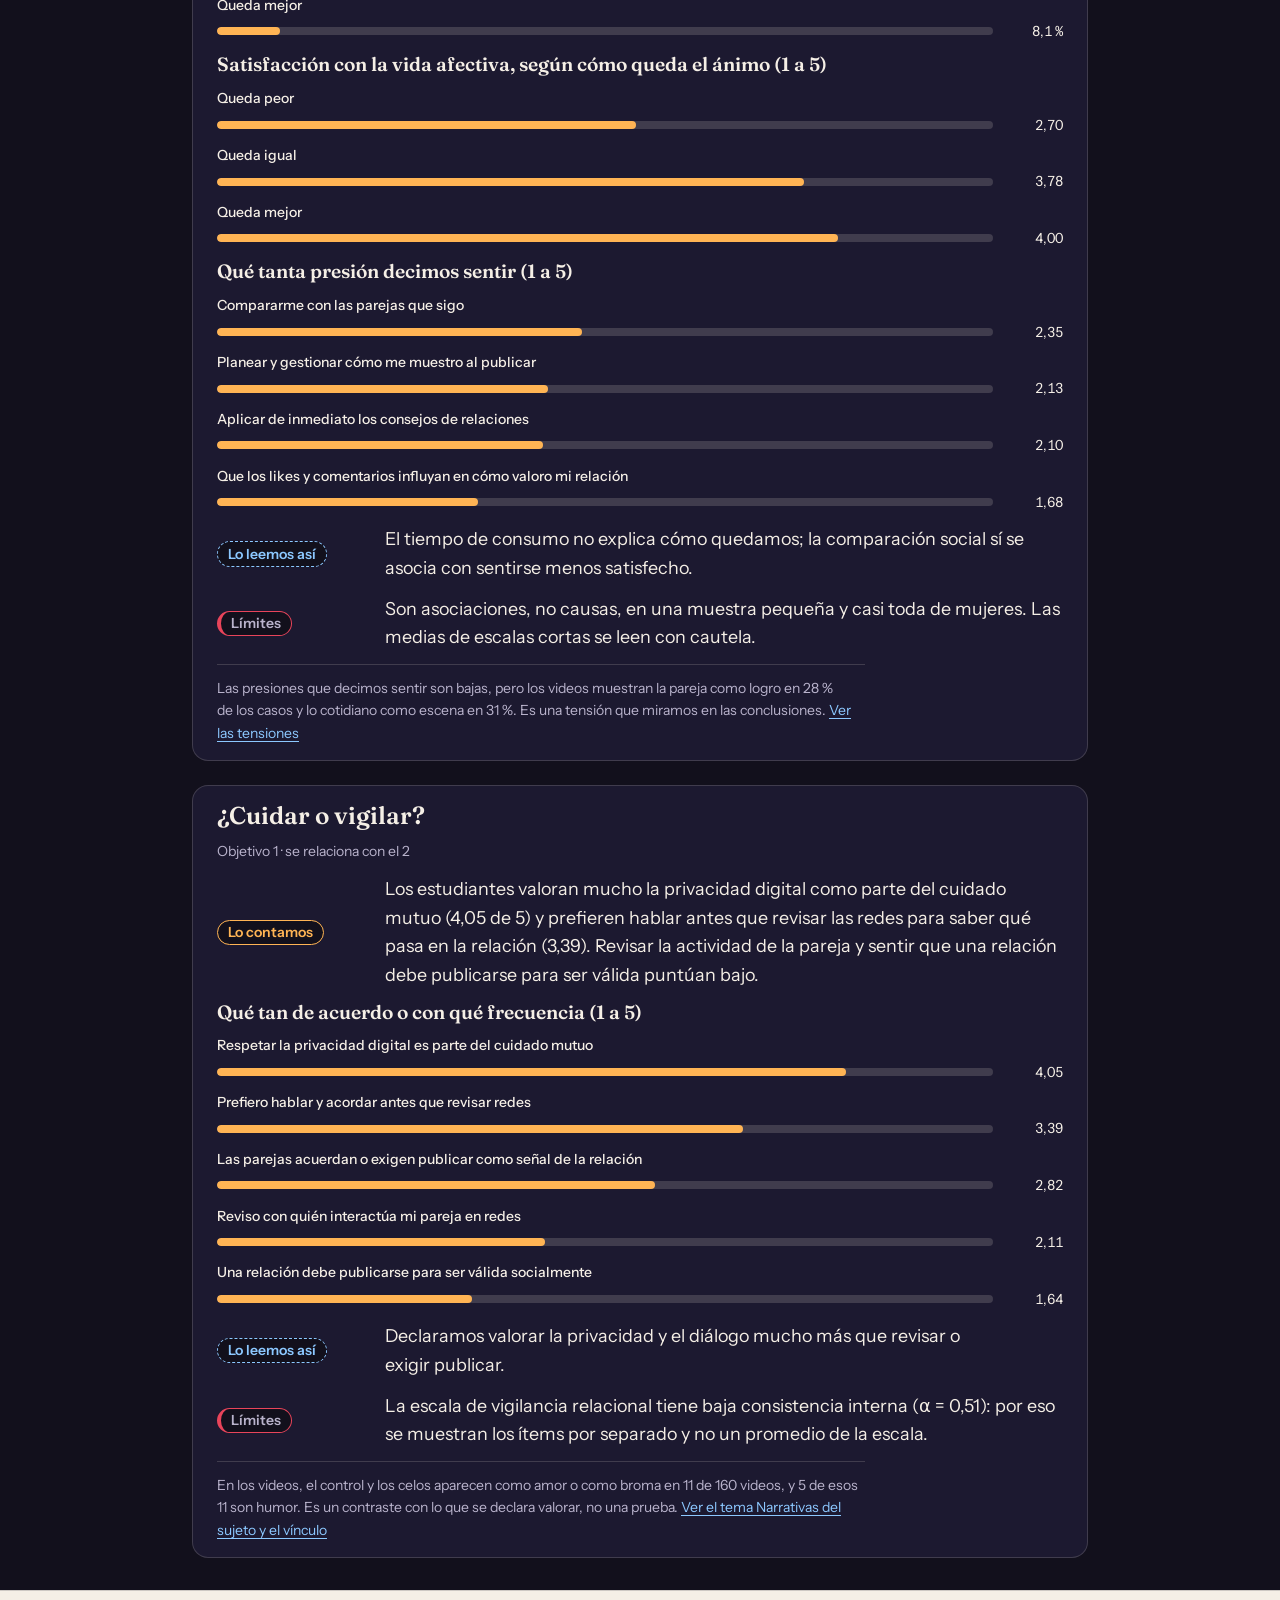
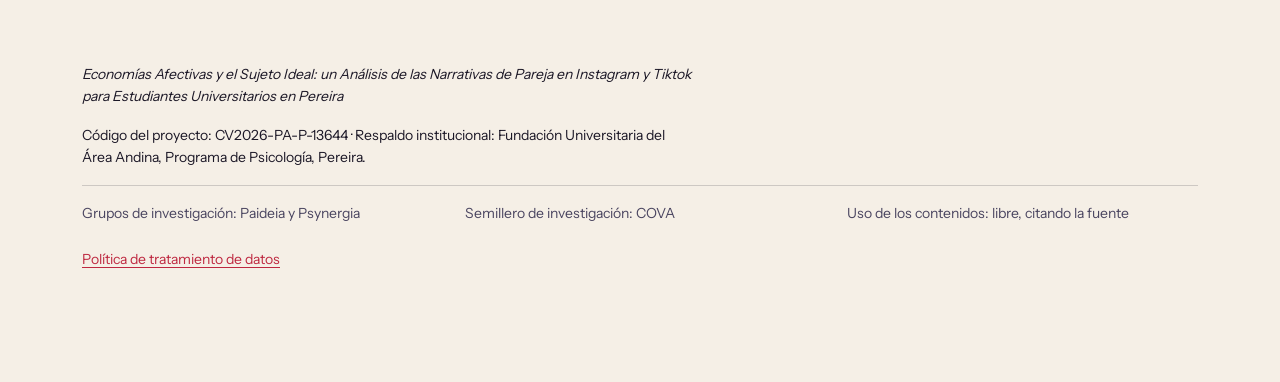
<file: cuantitativos.html>
<!doctype html>
<html lang="es-CO">
<head>
  <meta charset="utf-8">
  <meta name="viewport" content="width=device-width, initial-scale=1">
  <title>Lo que dicen los estudiantes · Afectos en circulación</title>
  <meta name="description" content="Encuesta anónima en línea a estudiantes de Psicología, con los resultados que más se relacionan con los tres objetivos del estudio.">
  <!-- seo -->
  <meta name="robots" content="index, follow, max-image-preview:large">
  <link rel="canonical" href="https://afectosencirculacion.org/cuantitativos.html">
  <link rel="icon" href="assets/img/favicon.svg" type="image/svg+xml">
  <meta property="og:type" content="website">
  <meta property="og:locale" content="es_CO">
  <meta property="og:site_name" content="Afectos en circulación">
  <meta property="og:title" content="Lo que dicen los estudiantes · Afectos en circulación">
  <meta property="og:description" content="Encuesta anónima en línea a estudiantes de Psicología, con los resultados que más se relacionan con los tres objetivos del estudio.">
  <meta property="og:url" content="https://afectosencirculacion.org/cuantitativos.html">
  <meta property="og:image" content="https://afectosencirculacion.org/assets/img/og.png">
  <meta property="og:image:width" content="1200">
  <meta property="og:image:height" content="630">
  <meta name="twitter:card" content="summary_large_image">
  <!-- /seo -->
  <link rel="stylesheet" href="css/tokens.css">
  <link rel="stylesheet" href="css/base.css">
  <link rel="stylesheet" href="css/sitio.css">
  <link rel="stylesheet" href="css/paginas.css">
  <link rel="stylesheet" href="css/cuerpo.css">
  <link rel="stylesheet" href="css/datos.css">
  <script src="js/nav.js" defer></script>
  <script src="js/silueta.js" defer></script>
  <script src="js/fondo-cuerpo.js" defer></script>
  <script src="js/encuesta.js" defer></script>
  <script src="js/barras.js" defer></script>
  <script src="js/cuantitativos-pagina.js" defer></script>
</head>
<body class="pagina-cuerpo">
  <div class="fondo-cuerpo tema-tinta" aria-hidden="true"><canvas data-fondo-cuerpo></canvas></div>
  <a class="saltar-contenido" href="#contenido">Saltar al contenido</a>

  <header class="cabecera tema-tinta">
    <a class="logo" href="index.html">
      <svg width="28" height="28" viewBox="0 0 28 28" aria-hidden="true" focusable="false">
        <ellipse cx="14" cy="14" rx="11" ry="6" fill="none" stroke="currentColor" stroke-width="1.75" transform="rotate(-24 14 14)" />
        <circle cx="22.5" cy="10.2" r="2.6" fill="currentColor" />
      </svg>
      <span>Afectos en circulación</span>
    </a>
    <nav class="nav" aria-label="Principal">
      <button class="nav__alternar" type="button" aria-expanded="false" aria-controls="nav-lista">Menú</button>
      <ul id="nav-lista" class="nav__lista">
        <li><a href="index.html">Inicio</a></li>
        <li><a href="quienes-somos.html">Quiénes somos</a></li>
        <li><a href="que-hacemos.html">Qué hacemos</a></li>
        <li><a href="resultados.html" aria-current="page">Resultados</a></li>
        <li><a href="participa.html">Participa</a></li>
        <li><a href="contacto.html">Contacto</a></li>
      </ul>
    </nav>
  </header>

  <main id="contenido">
    <section class="portada-cuerpo tema-tinta">
      <div class="contenedor">
        <h1>Lo que dicen los estudiantes</h1>
        <p class="portada-cuerpo__lead">Encuesta anónima en línea a estudiantes de Psicología, con los resultados que más se relacionan con los tres objetivos del estudio.</p>
        <nav class="subnav" aria-label="Resultados">
          <ul class="subnav__lista">
            <li><a class="subnav__enlace" href="resultados.html">Resumen</a></li>
            <li><a class="subnav__enlace" href="cuantitativos.html" aria-current="page">Lo que dicen los estudiantes</a></li>
            <li><a class="subnav__enlace" href="cualitativos.html">Lo que circula en los videos</a></li>
            <li><a class="subnav__enlace" href="conclusiones.html">Qué se desprende</a></li>
          </ul>
        </nav>
      </div>
    </section>

    <div class="seccion tema-tinta">
      <div class="contenedor pila">
        <div data-muestra></div>
        <div class="pila" data-secciones></div>
        <noscript>
          <p class="caja">Para consultar los gráficos y resultados de la encuesta en este prototipo es necesario activar JavaScript.</p>
        </noscript>
      </div>
    </div>
  </main>

  <footer class="pie tema-papel">
    <div class="contenedor">
      <p><em>Economías Afectivas y el Sujeto Ideal: un Análisis de las Narrativas de Pareja en Instagram y Tiktok para Estudiantes Universitarios en Pereira</em></p>
      <p>Código del proyecto: CV2026-PA-P-13644 · Respaldo institucional: Fundación Universitaria del Área Andina, Programa de Psicología, Pereira.</p>
      <ul class="pie__lista">
        <li>Grupos de investigación: Paideia y Psynergia</li>
        <li>Semillero de investigación: COVA</li>
        <li>Uso de los contenidos: libre, citando la fuente</li>
      </ul>
      <ul class="pie__enlaces">
        <li><a href="politica-datos.html">Política de tratamiento de datos</a></li>
      </ul>
    </div>
  </footer>
  <script data-goatcounter="https://carurja6.goatcounter.com/count" async src="//gc.zgo.at/count.js"></script>
</body>
</html>
</file>
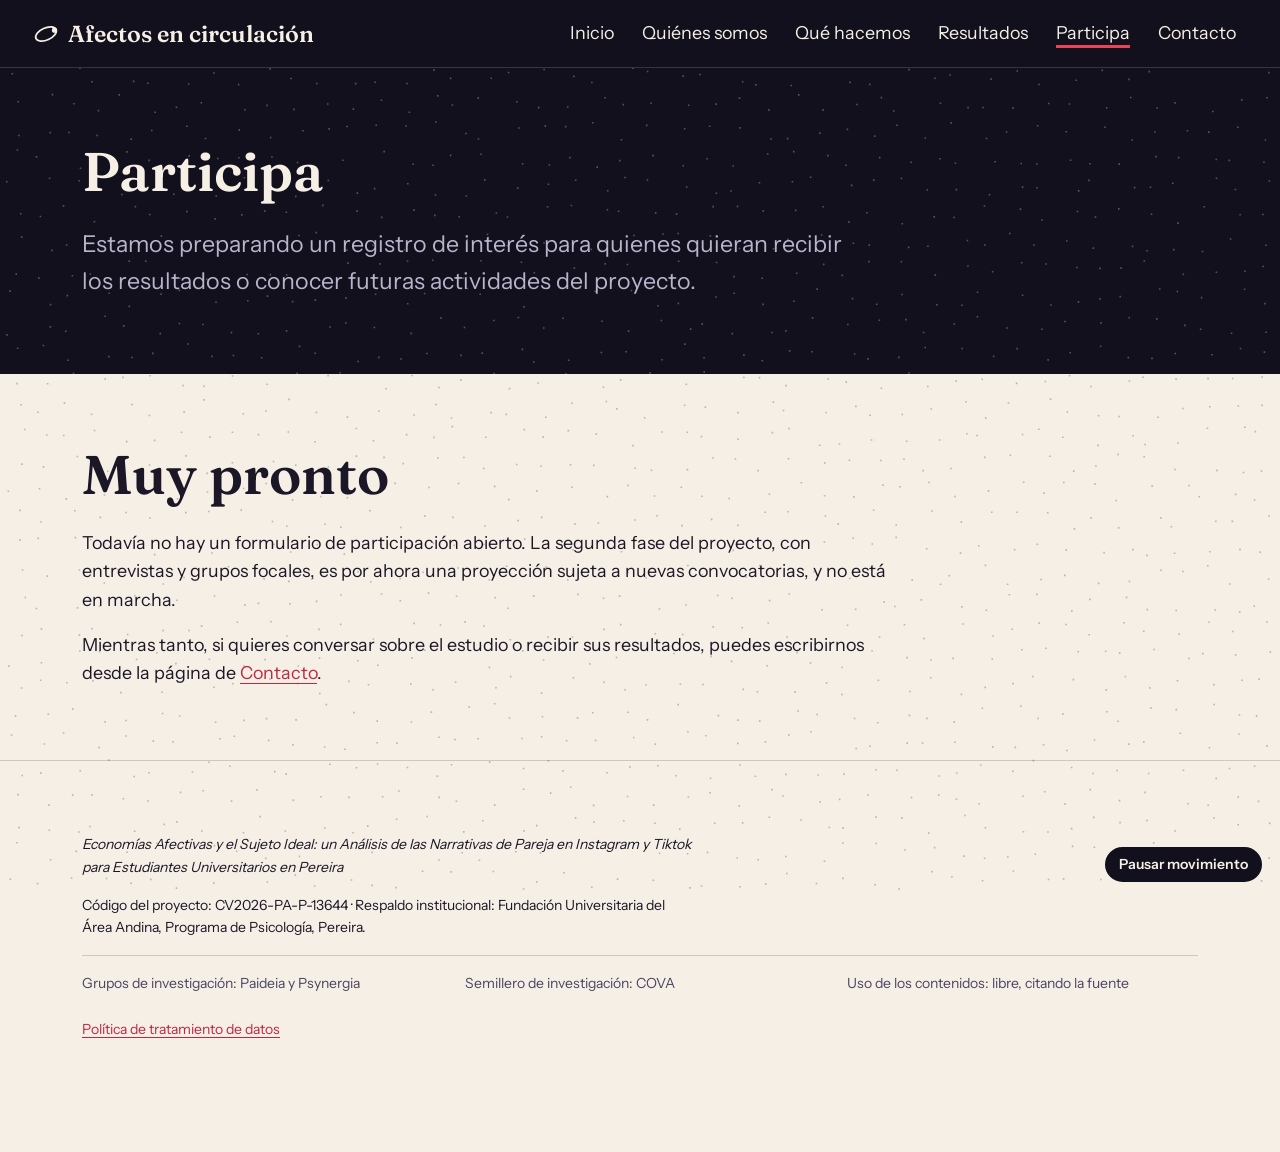
<file: participa.html>
<!doctype html>
<html lang="es-CO">
<head>
  <meta charset="utf-8">
  <meta name="viewport" content="width=device-width, initial-scale=1">
  <title>Participa · Afectos en circulación</title>
  <meta name="description" content="Registro de interés para recibir resultados y conocer futuras actividades del proyecto Afectos en circulación.">
  <!-- seo -->
  <meta name="robots" content="index, follow, max-image-preview:large">
  <link rel="canonical" href="https://afectosencirculacion.org/participa.html">
  <link rel="icon" href="assets/img/favicon.svg" type="image/svg+xml">
  <meta property="og:type" content="website">
  <meta property="og:locale" content="es_CO">
  <meta property="og:site_name" content="Afectos en circulación">
  <meta property="og:title" content="Participa · Afectos en circulación">
  <meta property="og:description" content="Registro de interés para recibir resultados y conocer futuras actividades del proyecto Afectos en circulación.">
  <meta property="og:url" content="https://afectosencirculacion.org/participa.html">
  <meta property="og:image" content="https://afectosencirculacion.org/assets/img/og.png">
  <meta property="og:image:width" content="1200">
  <meta property="og:image:height" content="630">
  <meta name="twitter:card" content="summary_large_image">
  <!-- /seo -->
  <link rel="stylesheet" href="css/tokens.css">
  <link rel="stylesheet" href="css/base.css">
  <link rel="stylesheet" href="css/sitio.css">
  <link rel="stylesheet" href="css/paginas.css">
  <link rel="stylesheet" href="css/formulario.css">
  <script src="js/particulas.js" defer></script>
  <script src="js/particulas-control.js" defer></script>
  <script src="js/particulas-ui.js" defer></script>
  <script src="js/nav.js" defer></script>
</head>
<body>
  <canvas class="campo-fijo" data-particulas data-fijo aria-hidden="true"></canvas>
  <a class="saltar-contenido" href="#contenido">Saltar al contenido</a>
  <button class="boton boton--secundario boton--chico boton-pausa" type="button" data-pausa aria-pressed="false">Pausar movimiento</button>

  <header class="cabecera tema-tinta">
    <a class="logo" href="index.html">
      <svg width="28" height="28" viewBox="0 0 28 28" aria-hidden="true" focusable="false">
        <ellipse cx="14" cy="14" rx="11" ry="6" fill="none" stroke="currentColor" stroke-width="1.75" transform="rotate(-24 14 14)" />
        <circle cx="22.5" cy="10.2" r="2.6" fill="currentColor" />
      </svg>
      <span>Afectos en circulación</span>
    </a>
    <nav class="nav" aria-label="Principal">
      <button class="nav__alternar" type="button" aria-expanded="false" aria-controls="nav-lista">Menú</button>
      <ul id="nav-lista" class="nav__lista">
        <li><a href="index.html">Inicio</a></li>
        <li><a href="quienes-somos.html">Quiénes somos</a></li>
        <li><a href="que-hacemos.html">Qué hacemos</a></li>
        <li><a href="resultados.html">Resultados</a></li>
        <li><a href="participa.html" aria-current="page">Participa</a></li>
        <li><a href="contacto.html">Contacto</a></li>
      </ul>
    </nav>
  </header>

  <main id="contenido">
    <section class="hero hero--pagina tema-tinta">
      <div class="hero__contenido contenedor">
        <h1>Participa</h1>
        <p class="hero__lead">Estamos preparando un registro de interés para quienes quieran recibir los resultados o conocer futuras actividades del proyecto.</p>
      </div>
    </section>

    <section class="seccion tema-papel" aria-labelledby="t-registro">
      <div class="contenedor">
        <h2 id="t-registro">Muy pronto</h2>
        <div class="lectura">
          <p>Todavía no hay un formulario de participación abierto. La segunda fase del proyecto, con entrevistas y grupos focales, es por ahora una proyección sujeta a nuevas convocatorias, y no está en marcha.</p>
          <p>Mientras tanto, si quieres conversar sobre el estudio o recibir sus resultados, puedes escribirnos desde la página de <a href="contacto.html">Contacto</a>.</p>
        </div>
      </div>
    </section>
  </main>

  <footer class="pie tema-papel">
    <div class="contenedor">
      <p><em>Economías Afectivas y el Sujeto Ideal: un Análisis de las Narrativas de Pareja en Instagram y Tiktok para Estudiantes Universitarios en Pereira</em></p>
      <p>Código del proyecto: CV2026-PA-P-13644 · Respaldo institucional: Fundación Universitaria del Área Andina, Programa de Psicología, Pereira.</p>
      <ul class="pie__lista">
        <li>Grupos de investigación: Paideia y Psynergia</li>
        <li>Semillero de investigación: COVA</li>
        <li>Uso de los contenidos: libre, citando la fuente</li>
      </ul>
      <ul class="pie__enlaces">
        <li><a href="politica-datos.html">Política de tratamiento de datos</a></li>
      </ul>
    </div>
  </footer>
  <script data-goatcounter="https://carurja6.goatcounter.com/count" async src="//gc.zgo.at/count.js"></script>
</body>
</html>
</file>
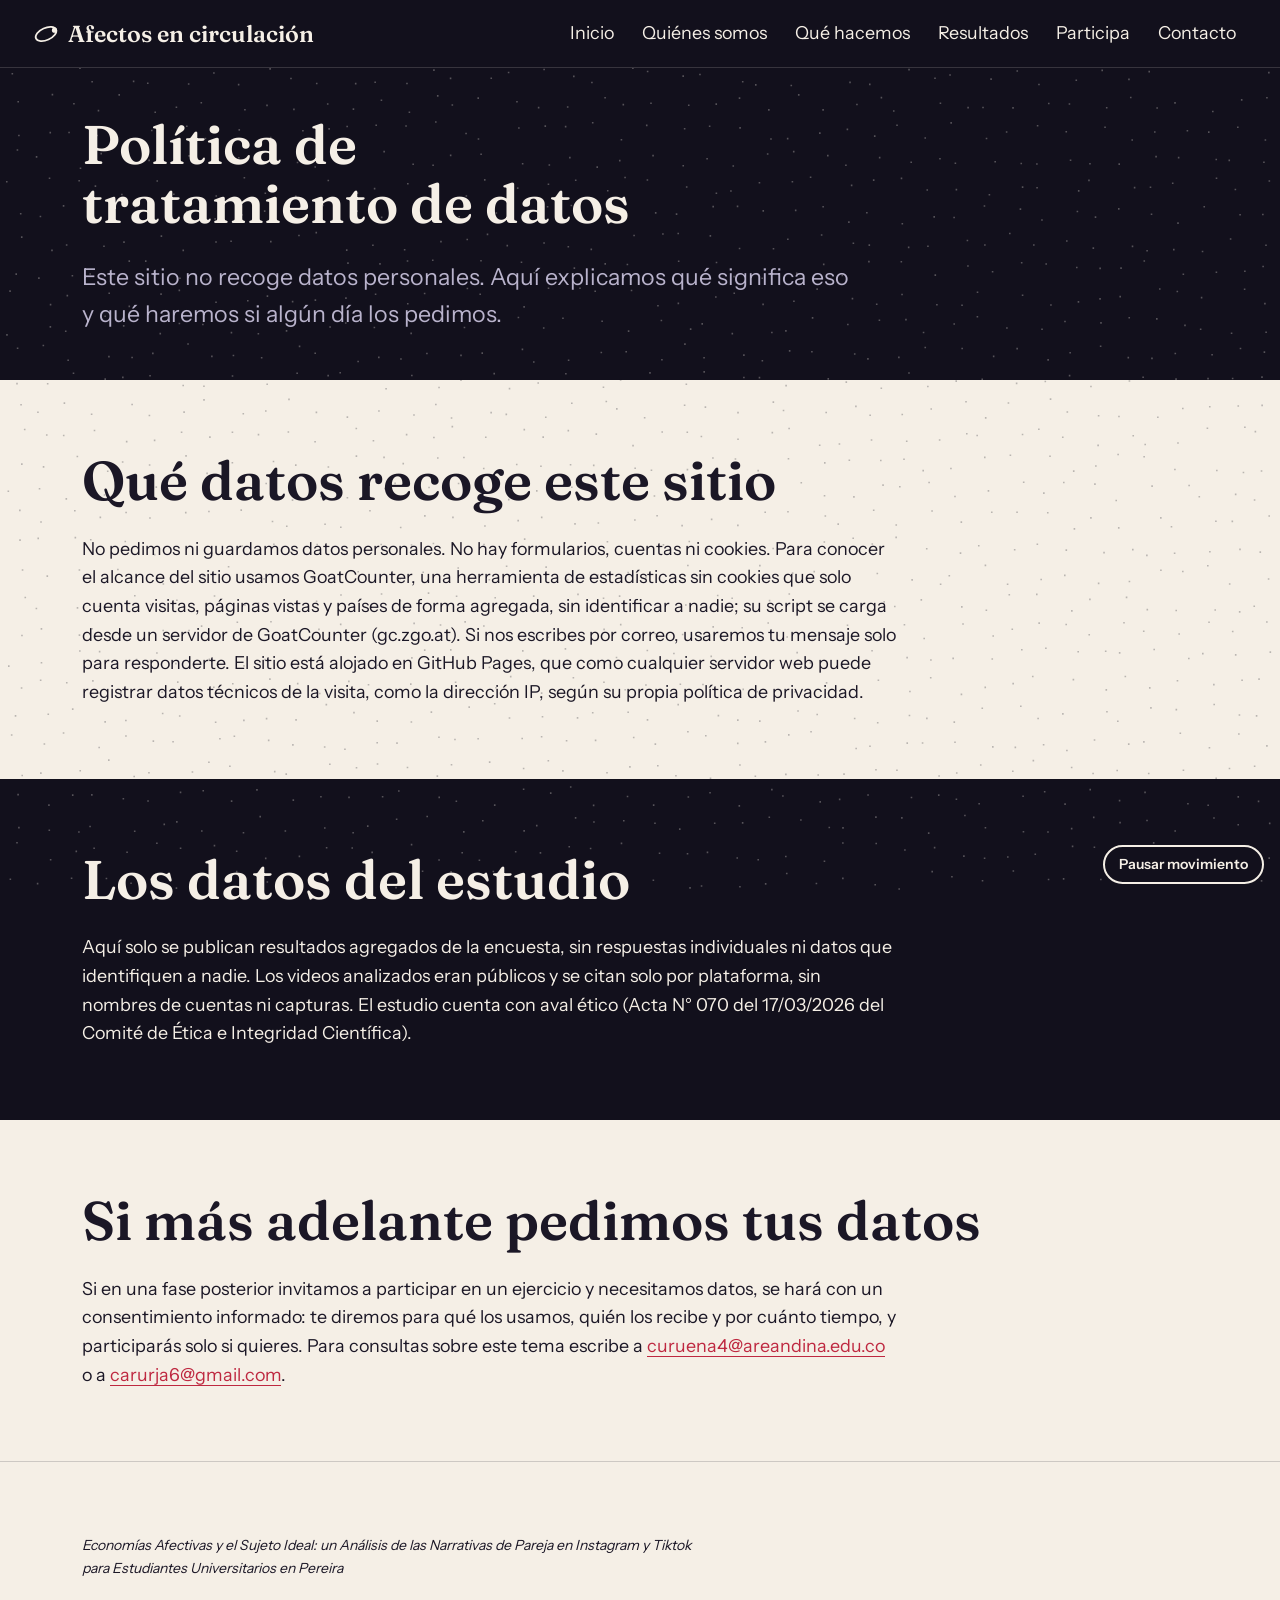
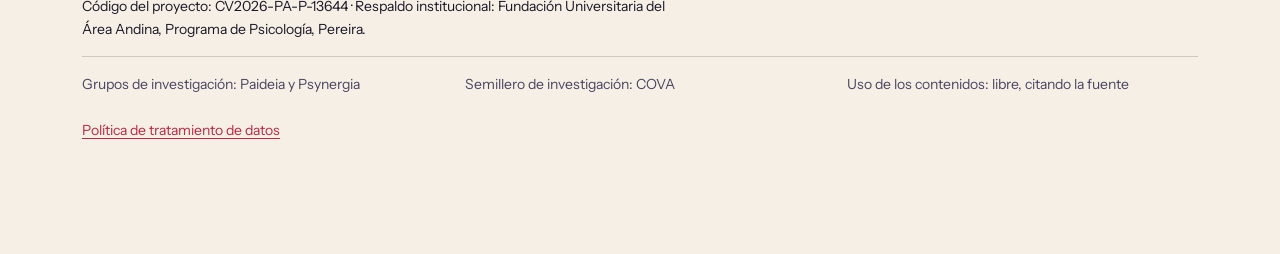
<file: politica-datos.html>
<!doctype html>
<html lang="es-CO">
<head>
  <meta charset="utf-8">
  <meta name="viewport" content="width=device-width, initial-scale=1">
  <title>Política de tratamiento de datos · Afectos en circulación</title>
  <meta name="description" content="Este sitio no recoge datos personales; así tratamos los datos del estudio y qué haremos si más adelante pedimos datos.">
  <!-- seo -->
  <meta name="robots" content="index, follow, max-image-preview:large">
  <link rel="canonical" href="https://afectosencirculacion.org/politica-datos.html">
  <link rel="icon" href="assets/img/favicon.svg" type="image/svg+xml">
  <meta property="og:type" content="website">
  <meta property="og:locale" content="es_CO">
  <meta property="og:site_name" content="Afectos en circulación">
  <meta property="og:title" content="Política de tratamiento de datos · Afectos en circulación">
  <meta property="og:description" content="Este sitio no recoge datos personales; así tratamos los datos del estudio y qué haremos si más adelante pedimos datos.">
  <meta property="og:url" content="https://afectosencirculacion.org/politica-datos.html">
  <meta property="og:image" content="https://afectosencirculacion.org/assets/img/og.png">
  <meta property="og:image:width" content="1200">
  <meta property="og:image:height" content="630">
  <meta name="twitter:card" content="summary_large_image">
  <!-- /seo -->
  <link rel="stylesheet" href="css/tokens.css">
  <link rel="stylesheet" href="css/base.css">
  <link rel="stylesheet" href="css/sitio.css">
  <link rel="stylesheet" href="css/paginas.css">
  <link rel="stylesheet" href="css/formulario.css">
  <script src="js/particulas.js" defer></script>
  <script src="js/particulas-control.js" defer></script>
  <script src="js/particulas-ui.js" defer></script>
  <script src="js/nav.js" defer></script>
</head>
<body>
  <canvas class="campo-fijo" data-particulas data-fijo aria-hidden="true"></canvas>
  <a class="saltar-contenido" href="#contenido">Saltar al contenido</a>
  <button class="boton boton--secundario boton--chico boton-pausa" type="button" data-pausa aria-pressed="false">Pausar movimiento</button>

  <header class="cabecera tema-tinta">
    <a class="logo" href="index.html">
      <svg width="28" height="28" viewBox="0 0 28 28" aria-hidden="true" focusable="false">
        <ellipse cx="14" cy="14" rx="11" ry="6" fill="none" stroke="currentColor" stroke-width="1.75" transform="rotate(-24 14 14)" />
        <circle cx="22.5" cy="10.2" r="2.6" fill="currentColor" />
      </svg>
      <span>Afectos en circulación</span>
    </a>
    <nav class="nav" aria-label="Principal">
      <button class="nav__alternar" type="button" aria-expanded="false" aria-controls="nav-lista">Menú</button>
      <ul id="nav-lista" class="nav__lista">
        <li><a href="index.html">Inicio</a></li>
        <li><a href="quienes-somos.html">Quiénes somos</a></li>
        <li><a href="que-hacemos.html">Qué hacemos</a></li>
        <li><a href="resultados.html">Resultados</a></li>
        <li><a href="participa.html">Participa</a></li>
        <li><a href="contacto.html">Contacto</a></li>
      </ul>
    </nav>
  </header>

  <main id="contenido">
    <section class="hero hero--pagina tema-tinta">
      <div class="hero__contenido contenedor">
        <h1>Política de tratamiento de datos</h1>
        <p class="hero__lead">Este sitio no recoge datos personales. Aquí explicamos qué significa eso y qué haremos si algún día los pedimos.</p>
      </div>
    </section>

    <section class="seccion tema-papel" aria-labelledby="t-sitio">
      <div class="contenedor">
        <h2 id="t-sitio">Qué datos recoge este sitio</h2>
        <div class="lectura">
          <p>No pedimos ni guardamos datos personales. No hay formularios, cuentas ni cookies. Para conocer el alcance del sitio usamos GoatCounter, una herramienta de estadísticas sin cookies que solo cuenta visitas, páginas vistas y países de forma agregada, sin identificar a nadie; su script se carga desde un servidor de GoatCounter (gc.zgo.at). Si nos escribes por correo, usaremos tu mensaje solo para responderte. El sitio está alojado en GitHub Pages, que como cualquier servidor web puede registrar datos técnicos de la visita, como la dirección IP, según su propia política de privacidad.</p>
        </div>
      </div>
    </section>

    <section class="seccion tema-tinta" aria-labelledby="t-estudio">
      <div class="contenedor">
        <h2 id="t-estudio">Los datos del estudio</h2>
        <div class="lectura">
          <p>Aquí solo se publican resultados agregados de la encuesta, sin respuestas individuales ni datos que identifiquen a nadie. Los videos analizados eran públicos y se citan solo por plataforma, sin nombres de cuentas ni capturas. El estudio cuenta con aval ético (Acta N° 070 del 17/03/2026 del Comité de Ética e Integridad Científica).</p>
        </div>
      </div>
    </section>

    <section class="seccion tema-papel" aria-labelledby="t-futuro">
      <div class="contenedor">
        <h2 id="t-futuro">Si más adelante pedimos tus datos</h2>
        <div class="lectura">
          <p>Si en una fase posterior invitamos a participar en un ejercicio y necesitamos datos, se hará con un consentimiento informado: te diremos para qué los usamos, quién los recibe y por cuánto tiempo, y participarás solo si quieres. Para consultas sobre este tema escribe a <a href="mailto:curuena4@areandina.edu.co">curuena4@areandina.edu.co</a> o a <a href="mailto:carurja6@gmail.com">carurja6@gmail.com</a>.</p>
        </div>
      </div>
    </section>
  </main>

  <footer class="pie tema-papel">
    <div class="contenedor">
      <p><em>Economías Afectivas y el Sujeto Ideal: un Análisis de las Narrativas de Pareja en Instagram y Tiktok para Estudiantes Universitarios en Pereira</em></p>
      <p>Código del proyecto: CV2026-PA-P-13644 · Respaldo institucional: Fundación Universitaria del Área Andina, Programa de Psicología, Pereira.</p>
      <ul class="pie__lista">
        <li>Grupos de investigación: Paideia y Psynergia</li>
        <li>Semillero de investigación: COVA</li>
        <li>Uso de los contenidos: libre, citando la fuente</li>
      </ul>
      <ul class="pie__enlaces">
        <li><a href="politica-datos.html">Política de tratamiento de datos</a></li>
      </ul>
    </div>
  </footer>
  <script data-goatcounter="https://carurja6.goatcounter.com/count" async src="//gc.zgo.at/count.js"></script>
</body>
</html>
</file>
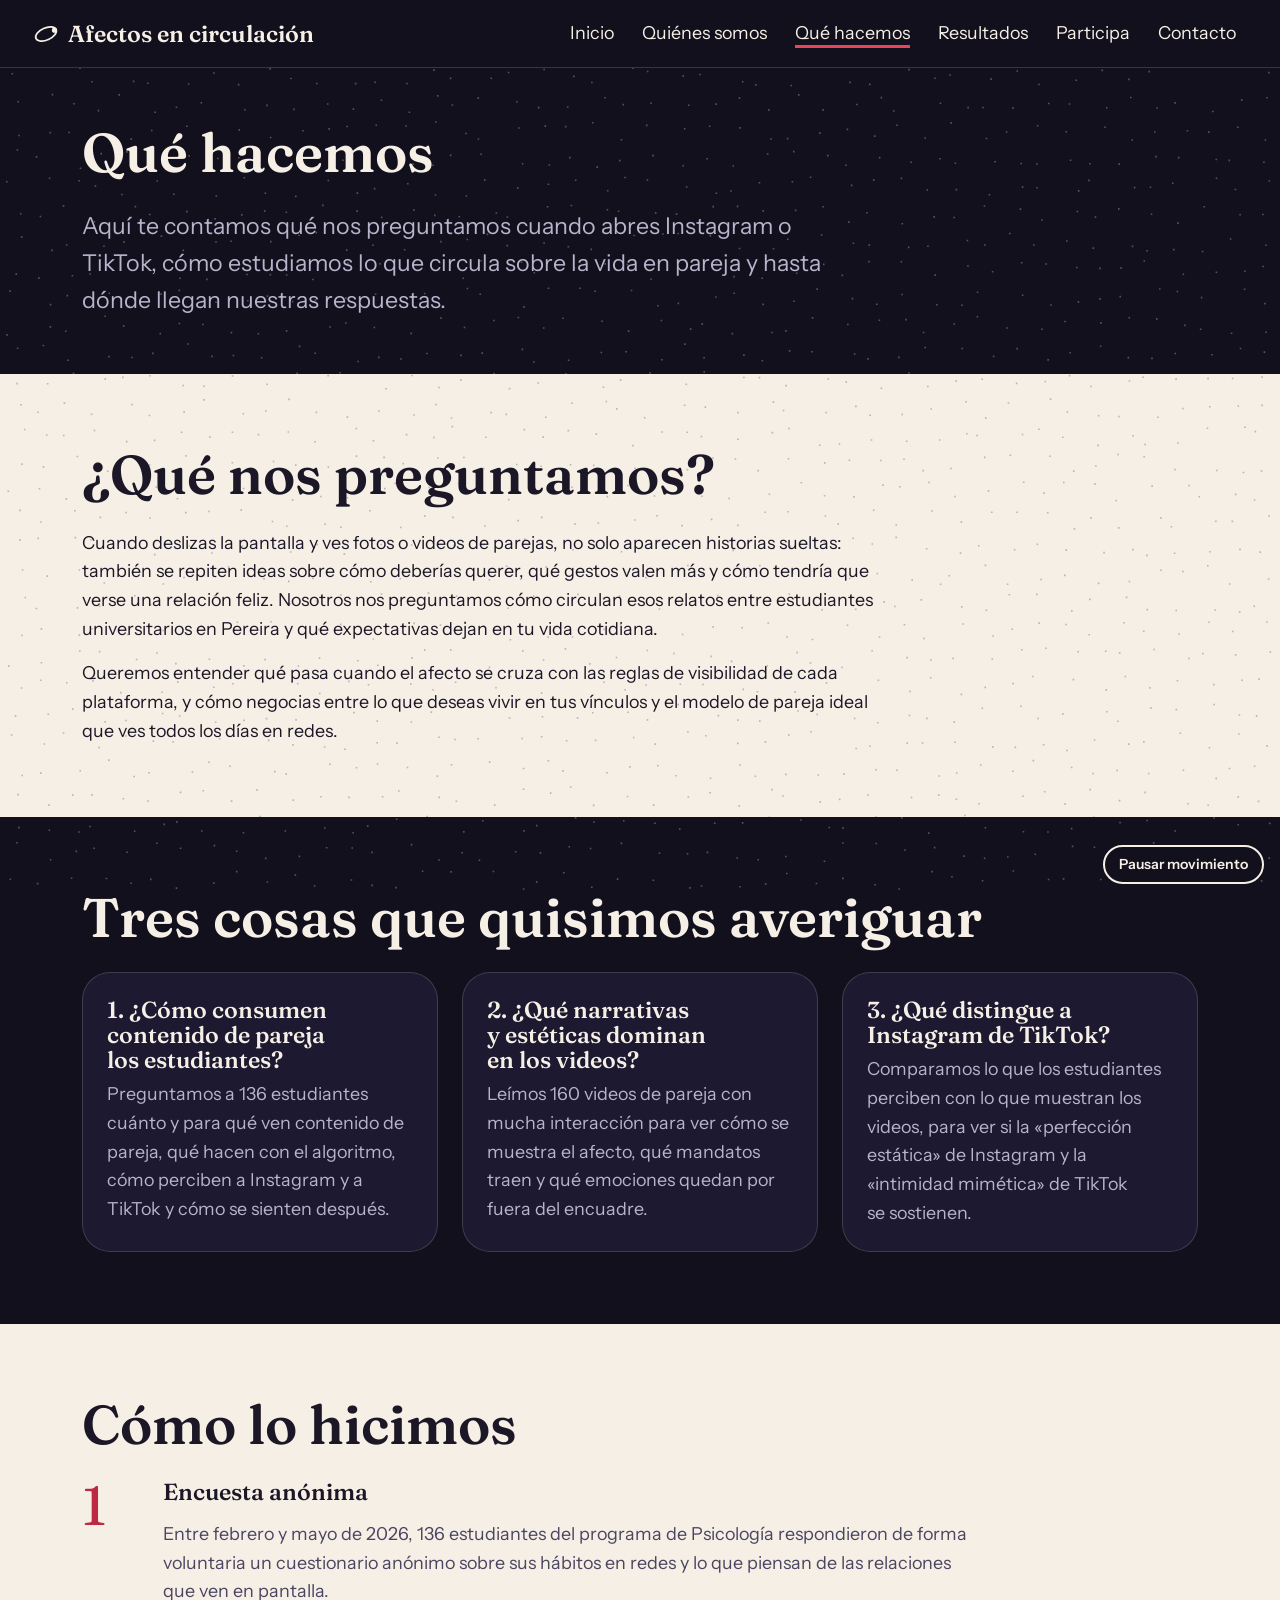
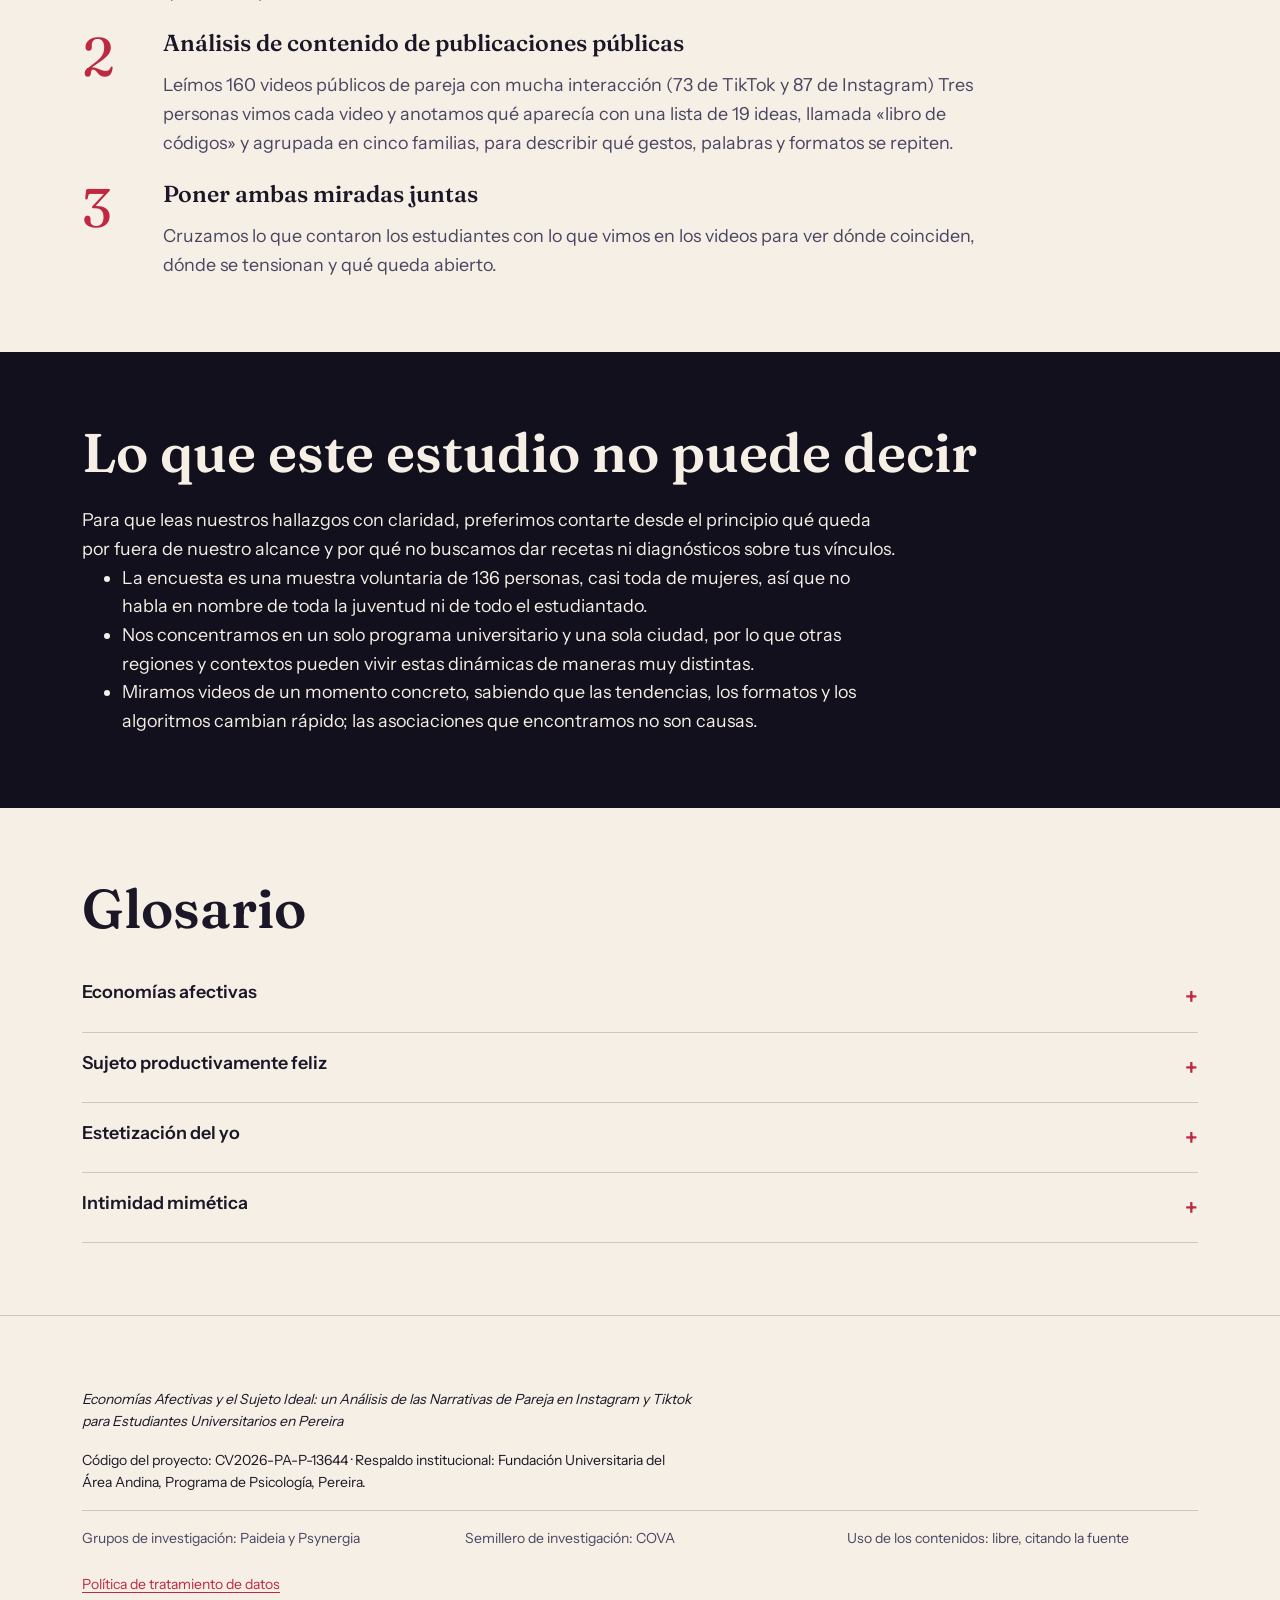
<file: que-hacemos.html>
<!doctype html>
<html lang="es-CO">
<head>
  <meta charset="utf-8">
  <meta name="viewport" content="width=device-width, initial-scale=1">
  <title>Qué hacemos · Afectos en circulación</title>
  <meta name="description" content="Preguntas de investigación, objetivos, pasos metodológicos, alcances y glosario del estudio sobre economías afectivas en Instagram y TikTok.">
  <!-- seo -->
  <meta name="robots" content="index, follow, max-image-preview:large">
  <link rel="canonical" href="https://afectosencirculacion.org/que-hacemos.html">
  <link rel="icon" href="assets/img/favicon.svg" type="image/svg+xml">
  <meta property="og:type" content="website">
  <meta property="og:locale" content="es_CO">
  <meta property="og:site_name" content="Afectos en circulación">
  <meta property="og:title" content="Qué hacemos · Afectos en circulación">
  <meta property="og:description" content="Preguntas de investigación, objetivos, pasos metodológicos, alcances y glosario del estudio sobre economías afectivas en Instagram y TikTok.">
  <meta property="og:url" content="https://afectosencirculacion.org/que-hacemos.html">
  <meta property="og:image" content="https://afectosencirculacion.org/assets/img/og.png">
  <meta property="og:image:width" content="1200">
  <meta property="og:image:height" content="630">
  <meta name="twitter:card" content="summary_large_image">
  <!-- /seo -->
  <link rel="stylesheet" href="css/tokens.css">
  <link rel="stylesheet" href="css/base.css">
  <link rel="stylesheet" href="css/sitio.css">
  <link rel="stylesheet" href="css/paginas.css">
  <script src="js/particulas.js" defer></script>
  <script src="js/particulas-control.js" defer></script>
  <script src="js/particulas-ui.js" defer></script>
  <script src="js/nav.js" defer></script>
</head>
<body>
  <canvas class="campo-fijo" data-particulas data-fijo aria-hidden="true"></canvas>
  <a class="saltar-contenido" href="#contenido">Saltar al contenido</a>
  <button class="boton boton--secundario boton--chico boton-pausa" type="button" data-pausa aria-pressed="false">Pausar movimiento</button>

  <header class="cabecera tema-tinta">
    <a class="logo" href="index.html">
      <svg width="28" height="28" viewBox="0 0 28 28" aria-hidden="true" focusable="false">
        <ellipse cx="14" cy="14" rx="11" ry="6" fill="none" stroke="currentColor" stroke-width="1.75" transform="rotate(-24 14 14)" />
        <circle cx="22.5" cy="10.2" r="2.6" fill="currentColor" />
      </svg>
      <span>Afectos en circulación</span>
    </a>
    <nav class="nav" aria-label="Principal">
      <button class="nav__alternar" type="button" aria-expanded="false" aria-controls="nav-lista">Menú</button>
      <ul id="nav-lista" class="nav__lista">
        <li><a href="index.html">Inicio</a></li>
        <li><a href="quienes-somos.html">Quiénes somos</a></li>
        <li><a href="que-hacemos.html" aria-current="page">Qué hacemos</a></li>
        <li><a href="resultados.html">Resultados</a></li>
        <li><a href="participa.html">Participa</a></li>
        <li><a href="contacto.html">Contacto</a></li>
      </ul>
    </nav>
  </header>

  <main id="contenido">
    <section class="hero hero--pagina tema-tinta">
      <div class="hero__contenido contenedor">
        <h1>Qué hacemos</h1>
        <p class="hero__lead">Aquí te contamos qué nos preguntamos cuando abres Instagram o TikTok, cómo estudiamos lo que circula sobre la vida en pareja y hasta dónde llegan nuestras respuestas.</p>
      </div>
    </section>

    <section class="seccion tema-papel" aria-labelledby="t-pregunta">
      <div class="contenedor">
        <h2 id="t-pregunta">¿Qué nos preguntamos?</h2>
        <div class="lectura">
          <p>Cuando deslizas la pantalla y ves fotos o videos de parejas, no solo aparecen historias sueltas: también se repiten ideas sobre cómo deberías querer, qué gestos valen más y cómo tendría que verse una relación feliz. Nosotros nos preguntamos cómo circulan esos relatos entre estudiantes universitarios en Pereira y qué expectativas dejan en tu vida cotidiana.</p>
          <p>Queremos entender qué pasa cuando el afecto se cruza con las reglas de visibilidad de cada plataforma, y cómo negocias entre lo que deseas vivir en tus vínculos y el modelo de pareja ideal que ves todos los días en redes.</p>
        </div>
      </div>
    </section>

    <section class="seccion tema-tinta" aria-labelledby="t-objetivos">
      <div class="contenedor">
        <h2 id="t-objetivos">Tres cosas que quisimos averiguar</h2>
        <div class="rejilla">
          <div class="bloque">
            <h3>1. ¿Cómo consumen contenido de pareja los estudiantes?</h3>
            <p>Preguntamos a 136 estudiantes cuánto y para qué ven contenido de pareja, qué hacen con el algoritmo, cómo perciben a Instagram y a TikTok y cómo se sienten después.</p>
          </div>
          <div class="bloque">
            <h3>2. ¿Qué narrativas y estéticas dominan en los videos?</h3>
            <p>Leímos 160 videos de pareja con mucha interacción para ver cómo se muestra el afecto, qué mandatos traen y qué emociones quedan por fuera del encuadre.</p>
          </div>
          <div class="bloque">
            <h3>3. ¿Qué distingue a Instagram de TikTok?</h3>
            <p>Comparamos lo que los estudiantes perciben con lo que muestran los videos, para ver si la «perfección estática» de Instagram y la «intimidad mimética» de TikTok se sostienen.</p>
          </div>
        </div>
      </div>
    </section>

    <section class="seccion tema-papel" aria-labelledby="t-como">
      <div class="contenedor">
        <h2 id="t-como">Cómo lo hicimos</h2>
        <ol class="pasos">
          <li class="paso">
            <h3>Encuesta anónima</h3>
            <p>Entre febrero y mayo de 2026, 136 estudiantes del programa de Psicología respondieron de forma voluntaria un cuestionario anónimo sobre sus hábitos en redes y lo que piensan de las relaciones que ven en pantalla.</p>
          </li>
          <li class="paso">
            <h3>Análisis de contenido de publicaciones públicas</h3>
            <p>Leímos 160 videos públicos de pareja con mucha interacción (73 de TikTok y 87 de Instagram) Tres personas vimos cada video y anotamos qué aparecía con una lista de 19 ideas, llamada «libro de códigos» y agrupada en cinco familias, para describir qué gestos, palabras y formatos se repiten.</p>
          </li>
          <li class="paso">
            <h3>Poner ambas miradas juntas</h3>
            <p>Cruzamos lo que contaron los estudiantes con lo que vimos en los videos para ver dónde coinciden, dónde se tensionan y qué queda abierto.</p>
          </li>
        </ol>
      </div>
    </section>

    <section class="seccion tema-tinta" aria-labelledby="t-limites">
      <div class="contenedor">
        <h2 id="t-limites">Lo que este estudio no puede decir</h2>
        <div class="lectura">
          <p>Para que leas nuestros hallazgos con claridad, preferimos contarte desde el principio qué queda por fuera de nuestro alcance y por qué no buscamos dar recetas ni diagnósticos sobre tus vínculos.</p>
          <ul>
            <li>La encuesta es una muestra voluntaria de 136 personas, casi toda de mujeres, así que no habla en nombre de toda la juventud ni de todo el estudiantado.</li>
            <li>Nos concentramos en un solo programa universitario y una sola ciudad, por lo que otras regiones y contextos pueden vivir estas dinámicas de maneras muy distintas.</li>
            <li>Miramos videos de un momento concreto, sabiendo que las tendencias, los formatos y los algoritmos cambian rápido; las asociaciones que encontramos no son causas.</li>
          </ul>
        </div>
      </div>
    </section>

    <section class="seccion tema-papel" aria-labelledby="t-glosario">
      <div class="contenedor">
        <h2 id="t-glosario">Glosario</h2>
        <details class="desplegable">
          <summary>Economías afectivas</summary>
          <p>Es el modo en que las emociones circulan entre personas, pantallas y plataformas y ganan valor a medida que se comparten. Nos ayuda a ver cómo los me gusta, guardados y comentarios hacen que ciertas formas de querer sean más visibles que otras.</p>
        </details>
        <details class="desplegable">
          <summary>Sujeto productivamente feliz</summary>
          <p>Es la expectativa de que siempre te muestres optimista, en control y sacando provecho incluso de tus afectos y descansos. Nosotros usamos esta idea para observar cuándo el bienestar en pareja se presenta como una meta de rendimiento personal.</p>
        </details>
        <details class="desplegable">
          <summary>Estetización del yo</summary>
          <p>Es el cuidado con el que eliges la luz, el encuadre y el tono para que tu vida cotidiana se vea armónica y atractiva ante quienes te miran. Era nuestra idea de partida para Instagram; en los videos aparece sobre todo como la pareja mostrada como logro o como escena.</p>
        </details>
        <details class="desplegable">
          <summary>Intimidad mimética</summary>
          <p>Ocurre cuando contamos algo muy cercano usando el mismo audio, broma o gesto que ya viste repetirse en cientos de videos. Era nuestra idea de partida para TikTok; en los videos la imitación es frecuente en ambas plataformas y la diferencia es de énfasis, no de naturaleza.</p>
        </details>
      </div>
    </section>
  </main>

  <footer class="pie tema-papel">
    <div class="contenedor">
      <p><em>Economías Afectivas y el Sujeto Ideal: un Análisis de las Narrativas de Pareja en Instagram y Tiktok para Estudiantes Universitarios en Pereira</em></p>
      <p>Código del proyecto: CV2026-PA-P-13644 · Respaldo institucional: Fundación Universitaria del Área Andina, Programa de Psicología, Pereira.</p>
      <ul class="pie__lista">
        <li>Grupos de investigación: Paideia y Psynergia</li>
        <li>Semillero de investigación: COVA</li>
        <li>Uso de los contenidos: libre, citando la fuente</li>
      </ul>
      <ul class="pie__enlaces">
        <li><a href="politica-datos.html">Política de tratamiento de datos</a></li>
      </ul>
    </div>
  </footer>
  <script data-goatcounter="https://carurja6.goatcounter.com/count" async src="//gc.zgo.at/count.js"></script>
</body>
</html>
</file>
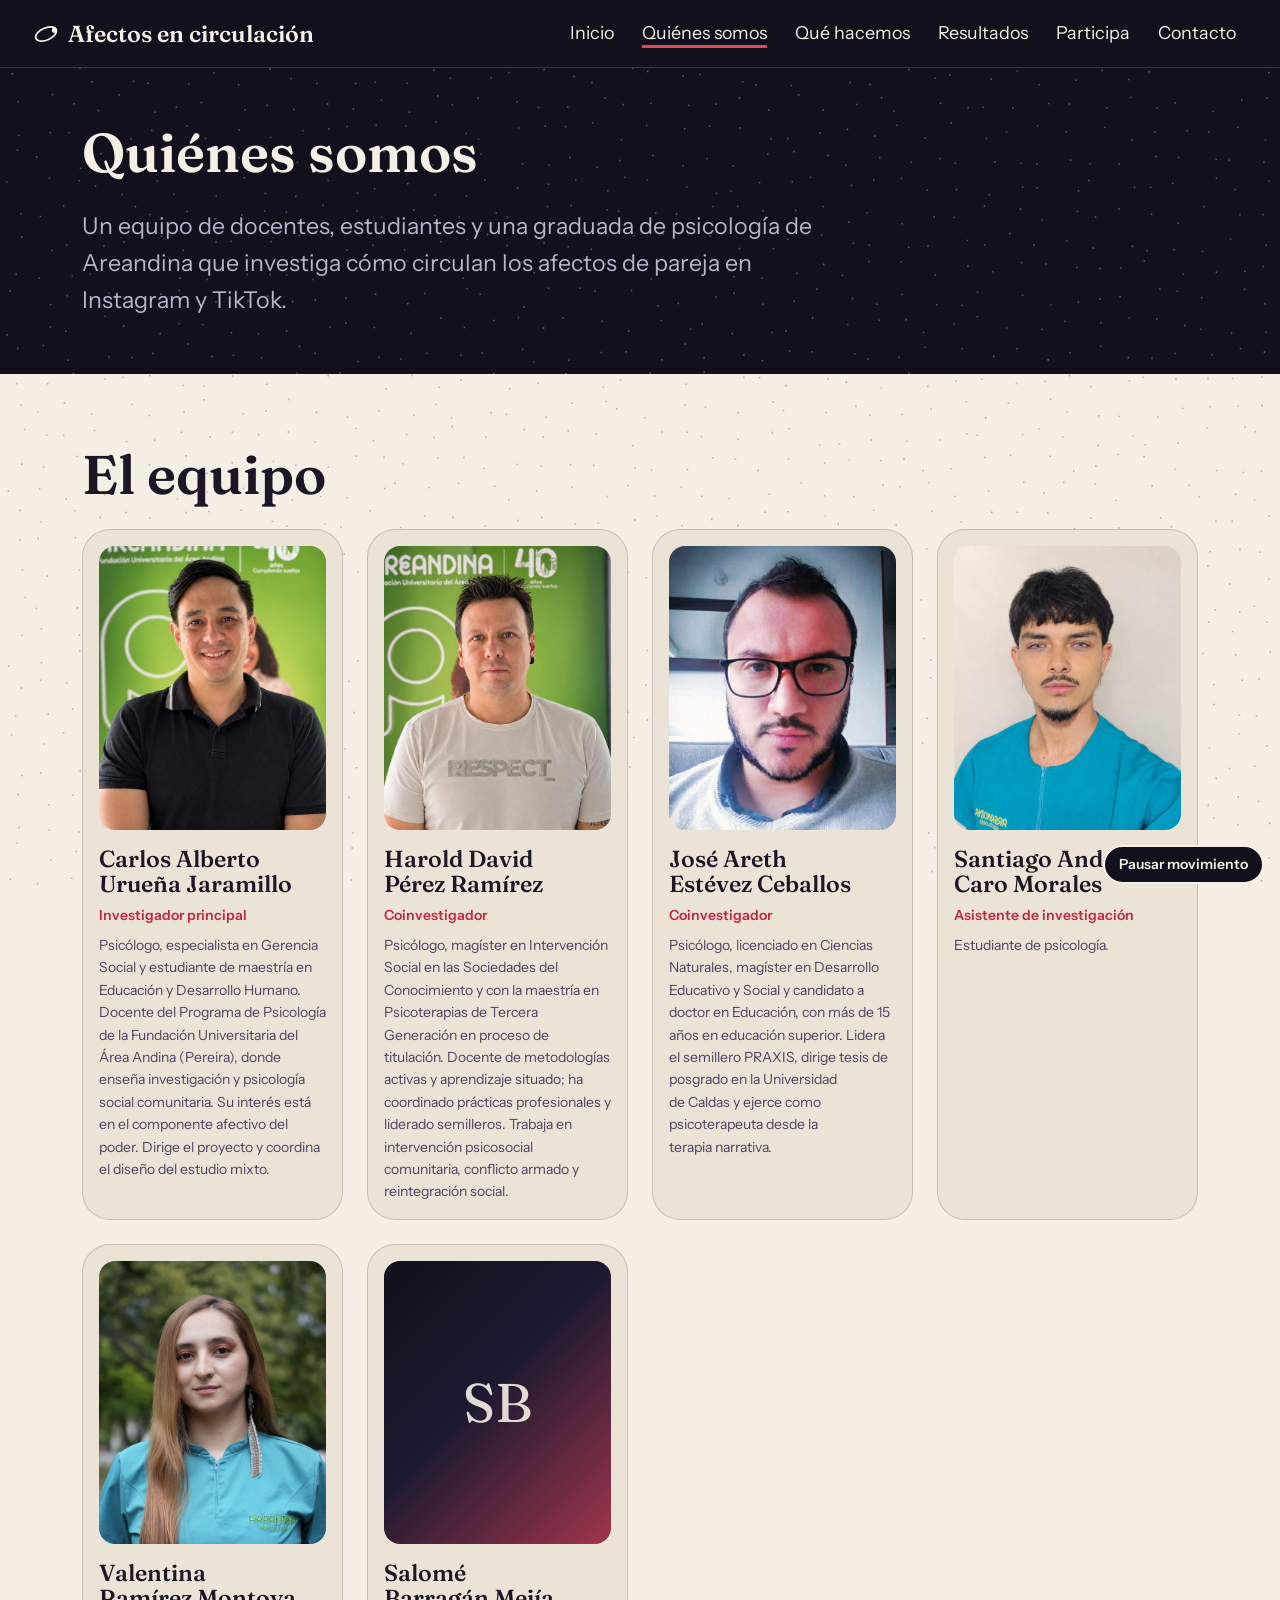
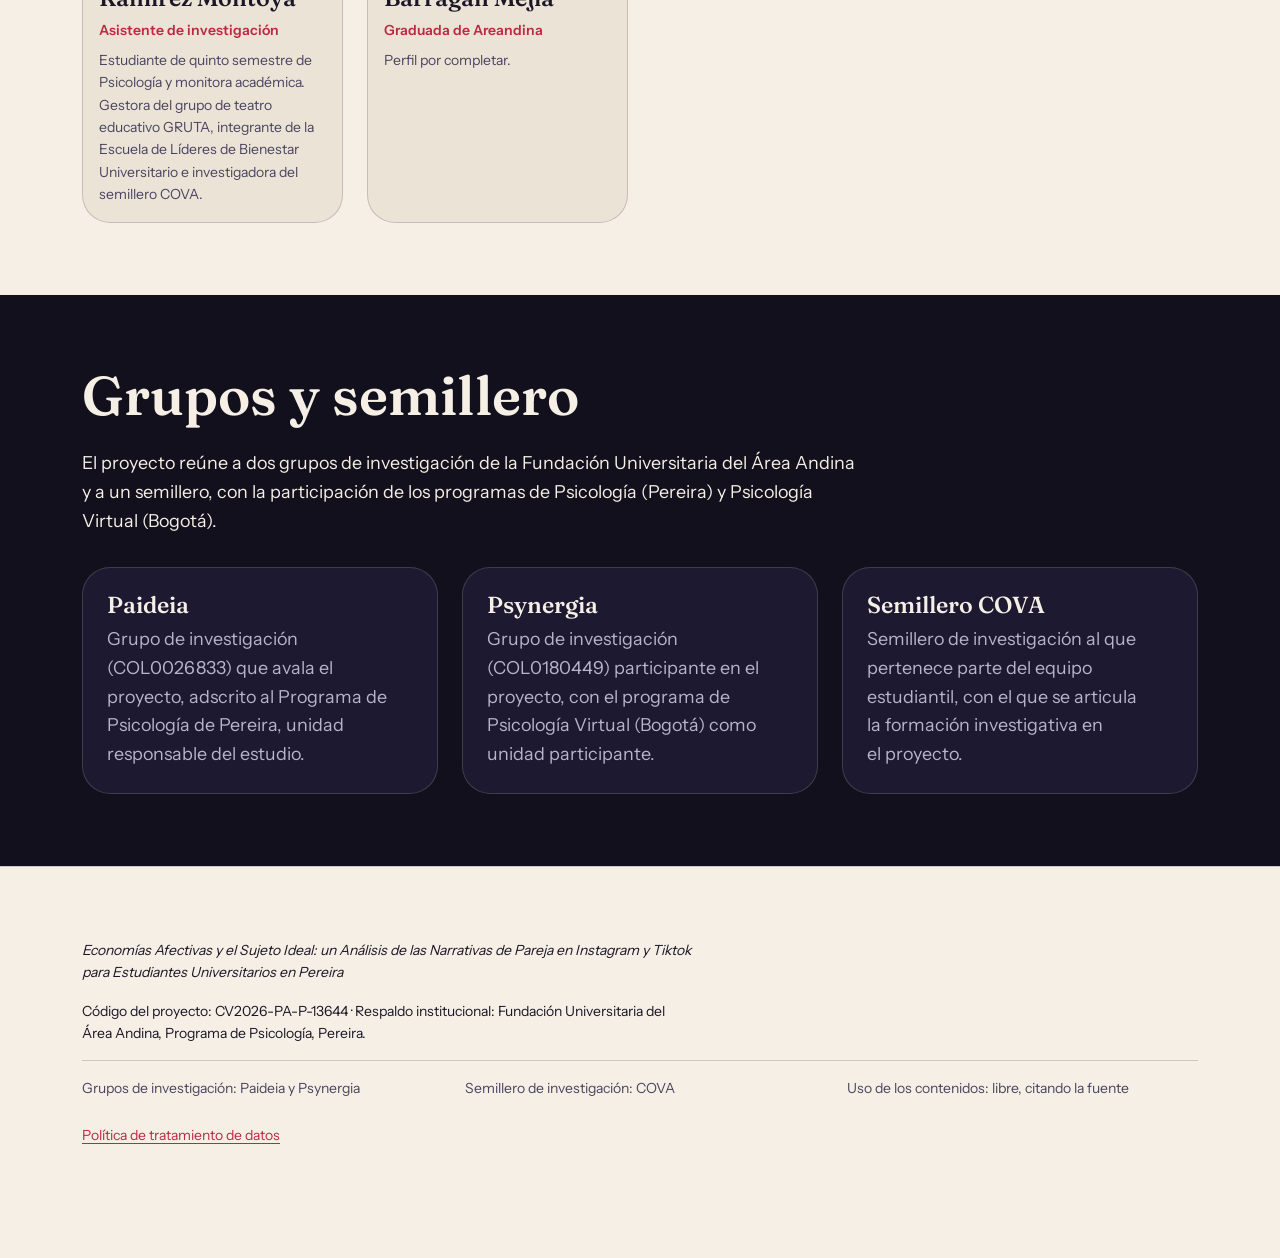
<file: quienes-somos.html>
<!doctype html>
<html lang="es-CO">
<head>
  <meta charset="utf-8">
  <meta name="viewport" content="width=device-width, initial-scale=1">
  <title>Quiénes somos · Afectos en circulación</title>
  <meta name="description" content="Equipo investigador, grupos de investigación Paideia y Psynergia y semillero COVA del proyecto Afectos en circulación (prototipo visual).">
  <!-- seo -->
  <meta name="robots" content="index, follow, max-image-preview:large">
  <link rel="canonical" href="https://afectosencirculacion.org/quienes-somos.html">
  <link rel="icon" href="assets/img/favicon.svg" type="image/svg+xml">
  <meta property="og:type" content="website">
  <meta property="og:locale" content="es_CO">
  <meta property="og:site_name" content="Afectos en circulación">
  <meta property="og:title" content="Quiénes somos · Afectos en circulación">
  <meta property="og:description" content="Equipo investigador, grupos de investigación Paideia y Psynergia y semillero COVA del proyecto Afectos en circulación (prototipo visual).">
  <meta property="og:url" content="https://afectosencirculacion.org/quienes-somos.html">
  <meta property="og:image" content="https://afectosencirculacion.org/assets/img/og.png">
  <meta property="og:image:width" content="1200">
  <meta property="og:image:height" content="630">
  <meta name="twitter:card" content="summary_large_image">
  <!-- /seo -->
  <link rel="stylesheet" href="css/tokens.css">
  <link rel="stylesheet" href="css/base.css">
  <link rel="stylesheet" href="css/sitio.css">
  <link rel="stylesheet" href="css/paginas.css">
  <link rel="stylesheet" href="css/equipo.css">
  <script src="js/particulas.js" defer></script>
  <script src="js/particulas-control.js" defer></script>
  <script src="js/particulas-ui.js" defer></script>
  <script src="js/nav.js" defer></script>
</head>
<body>
  <canvas class="campo-fijo" data-particulas data-fijo aria-hidden="true"></canvas>
  <a class="saltar-contenido" href="#contenido">Saltar al contenido</a>
  <button class="boton boton--secundario boton--chico boton-pausa" type="button" data-pausa aria-pressed="false">Pausar movimiento</button>

  <header class="cabecera tema-tinta">
    <a class="logo" href="index.html">
      <svg width="28" height="28" viewBox="0 0 28 28" aria-hidden="true" focusable="false">
        <ellipse cx="14" cy="14" rx="11" ry="6" fill="none" stroke="currentColor" stroke-width="1.75" transform="rotate(-24 14 14)" />
        <circle cx="22.5" cy="10.2" r="2.6" fill="currentColor" />
      </svg>
      <span>Afectos en circulación</span>
    </a>
    <nav class="nav" aria-label="Principal">
      <button class="nav__alternar" type="button" aria-expanded="false" aria-controls="nav-lista">Menú</button>
      <ul id="nav-lista" class="nav__lista">
        <li><a href="index.html">Inicio</a></li>
        <li><a href="quienes-somos.html" aria-current="page">Quiénes somos</a></li>
        <li><a href="que-hacemos.html">Qué hacemos</a></li>
        <li><a href="resultados.html">Resultados</a></li>
        <li><a href="participa.html">Participa</a></li>
        <li><a href="contacto.html">Contacto</a></li>
      </ul>
    </nav>
  </header>

  <main id="contenido">
    <section class="hero hero--pagina tema-tinta">
      <div class="hero__contenido contenedor">
        <h1>Quiénes somos</h1>
        <p class="hero__lead">Un equipo de docentes, estudiantes y una graduada de psicología de Areandina que investiga cómo circulan los afectos de pareja en Instagram y TikTok.</p>
      </div>
    </section>

    <section class="seccion tema-papel" aria-labelledby="t-equipo">
      <div class="contenedor">
        <h2 id="t-equipo">El equipo</h2>
        <ul class="equipo">
          <li class="ficha">
            <div class="ficha__foto"><img src="assets/img/equipo/carlos.jpg" alt="Retrato de Carlos" width="600" height="750" loading="lazy"></div>
            <h3 class="ficha__nombre">Carlos Alberto Urueña Jaramillo</h3>
            <p class="ficha__rol">Investigador principal</p>
            <p class="ficha__texto">Psicólogo, especialista en Gerencia Social y estudiante de maestría en Educación y Desarrollo Humano. Docente del Programa de Psicología de la Fundación Universitaria del Área Andina (Pereira), donde enseña investigación y psicología social comunitaria. Su interés está en el componente afectivo del poder. Dirige el proyecto y coordina el diseño del estudio mixto.</p>
          </li>
          <li class="ficha">
            <div class="ficha__foto"><img src="assets/img/equipo/harold.jpg" alt="Retrato de Harold" width="600" height="750" loading="lazy"></div>
            <h3 class="ficha__nombre">Harold David Pérez Ramírez</h3>
            <p class="ficha__rol">Coinvestigador</p>
            <p class="ficha__texto">Psicólogo, magíster en Intervención Social en las Sociedades del Conocimiento y con la maestría en Psicoterapias de Tercera Generación en proceso de titulación. Docente de metodologías activas y aprendizaje situado; ha coordinado prácticas profesionales y liderado semilleros. Trabaja en intervención psicosocial comunitaria, conflicto armado y reintegración social.</p>
          </li>
          <li class="ficha">
            <div class="ficha__foto"><img src="assets/img/equipo/jose.jpg" alt="Retrato de José" width="600" height="750" loading="lazy"></div>
            <h3 class="ficha__nombre">José Areth Estévez Ceballos</h3>
            <p class="ficha__rol">Coinvestigador</p>
            <p class="ficha__texto">Psicólogo, licenciado en Ciencias Naturales, magíster en Desarrollo Educativo y Social y candidato a doctor en Educación, con más de 15 años en educación superior. Lidera el semillero PRAXIS, dirige tesis de posgrado en la Universidad de Caldas y ejerce como psicoterapeuta desde la terapia narrativa.</p>
          </li>
          <li class="ficha">
            <div class="ficha__foto"><img src="assets/img/equipo/santiago.jpg" alt="Retrato de Santiago" width="600" height="750" loading="lazy"></div>
            <h3 class="ficha__nombre">Santiago Andrés Caro Morales</h3>
            <p class="ficha__rol">Asistente de investigación</p>
            <p class="ficha__texto">Estudiante de psicología.</p>
          </li>
          <li class="ficha">
            <div class="ficha__foto"><img src="assets/img/equipo/valentina.jpg" alt="Retrato de Valentina" width="600" height="750" loading="lazy"></div>
            <h3 class="ficha__nombre">Valentina Ramírez Montoya</h3>
            <p class="ficha__rol">Asistente de investigación</p>
            <p class="ficha__texto">Estudiante de quinto semestre de Psicología y monitora académica. Gestora del grupo de teatro educativo GRUTA, integrante de la Escuela de Líderes de Bienestar Universitario e investigadora del semillero COVA.</p>
          </li>
          <li class="ficha">
            <div class="ficha__foto" aria-hidden="true"><span class="ficha__iniciales">SB</span></div>
            <h3 class="ficha__nombre">Salomé Barragán Mejía</h3>
            <p class="ficha__rol">Graduada de Areandina</p>
            <p class="ficha__texto">Perfil por completar.</p>
          </li>
        </ul>
      </div>
    </section>

    <section class="seccion tema-tinta" aria-labelledby="t-grupos">
      <div class="contenedor">
        <h2 id="t-grupos">Grupos y semillero</h2>
        <div class="lectura">
          <p>El proyecto reúne a dos grupos de investigación de la Fundación Universitaria del Área Andina y a un semillero, con la participación de los programas de Psicología (Pereira) y Psicología Virtual (Bogotá).</p>
        </div>
        <div class="rejilla">
          <div class="bloque">
            <h3>Paideia</h3>
            <p>Grupo de investigación (COL0026833) que avala el proyecto, adscrito al Programa de Psicología de Pereira, unidad responsable del estudio.</p>
          </div>
          <div class="bloque">
            <h3>Psynergia</h3>
            <p>Grupo de investigación (COL0180449) participante en el proyecto, con el programa de Psicología Virtual (Bogotá) como unidad participante.</p>
          </div>
          <div class="bloque">
            <h3>Semillero COVA</h3>
            <p>Semillero de investigación al que pertenece parte del equipo estudiantil, con el que se articula la formación investigativa en el proyecto.</p>
          </div>
        </div>
      </div>
    </section>
  </main>

  <footer class="pie tema-papel">
    <div class="contenedor">
      <p><em>Economías Afectivas y el Sujeto Ideal: un Análisis de las Narrativas de Pareja en Instagram y Tiktok para Estudiantes Universitarios en Pereira</em></p>
      <p>Código del proyecto: CV2026-PA-P-13644 · Respaldo institucional: Fundación Universitaria del Área Andina, Programa de Psicología, Pereira.</p>
      <ul class="pie__lista">
        <li>Grupos de investigación: Paideia y Psynergia</li>
        <li>Semillero de investigación: COVA</li>
        <li>Uso de los contenidos: libre, citando la fuente</li>
      </ul>
      <ul class="pie__enlaces">
        <li><a href="politica-datos.html">Política de tratamiento de datos</a></li>
      </ul>
    </div>
  </footer>
  <script data-goatcounter="https://carurja6.goatcounter.com/count" async src="//gc.zgo.at/count.js"></script>
</body>
</html>
</file>
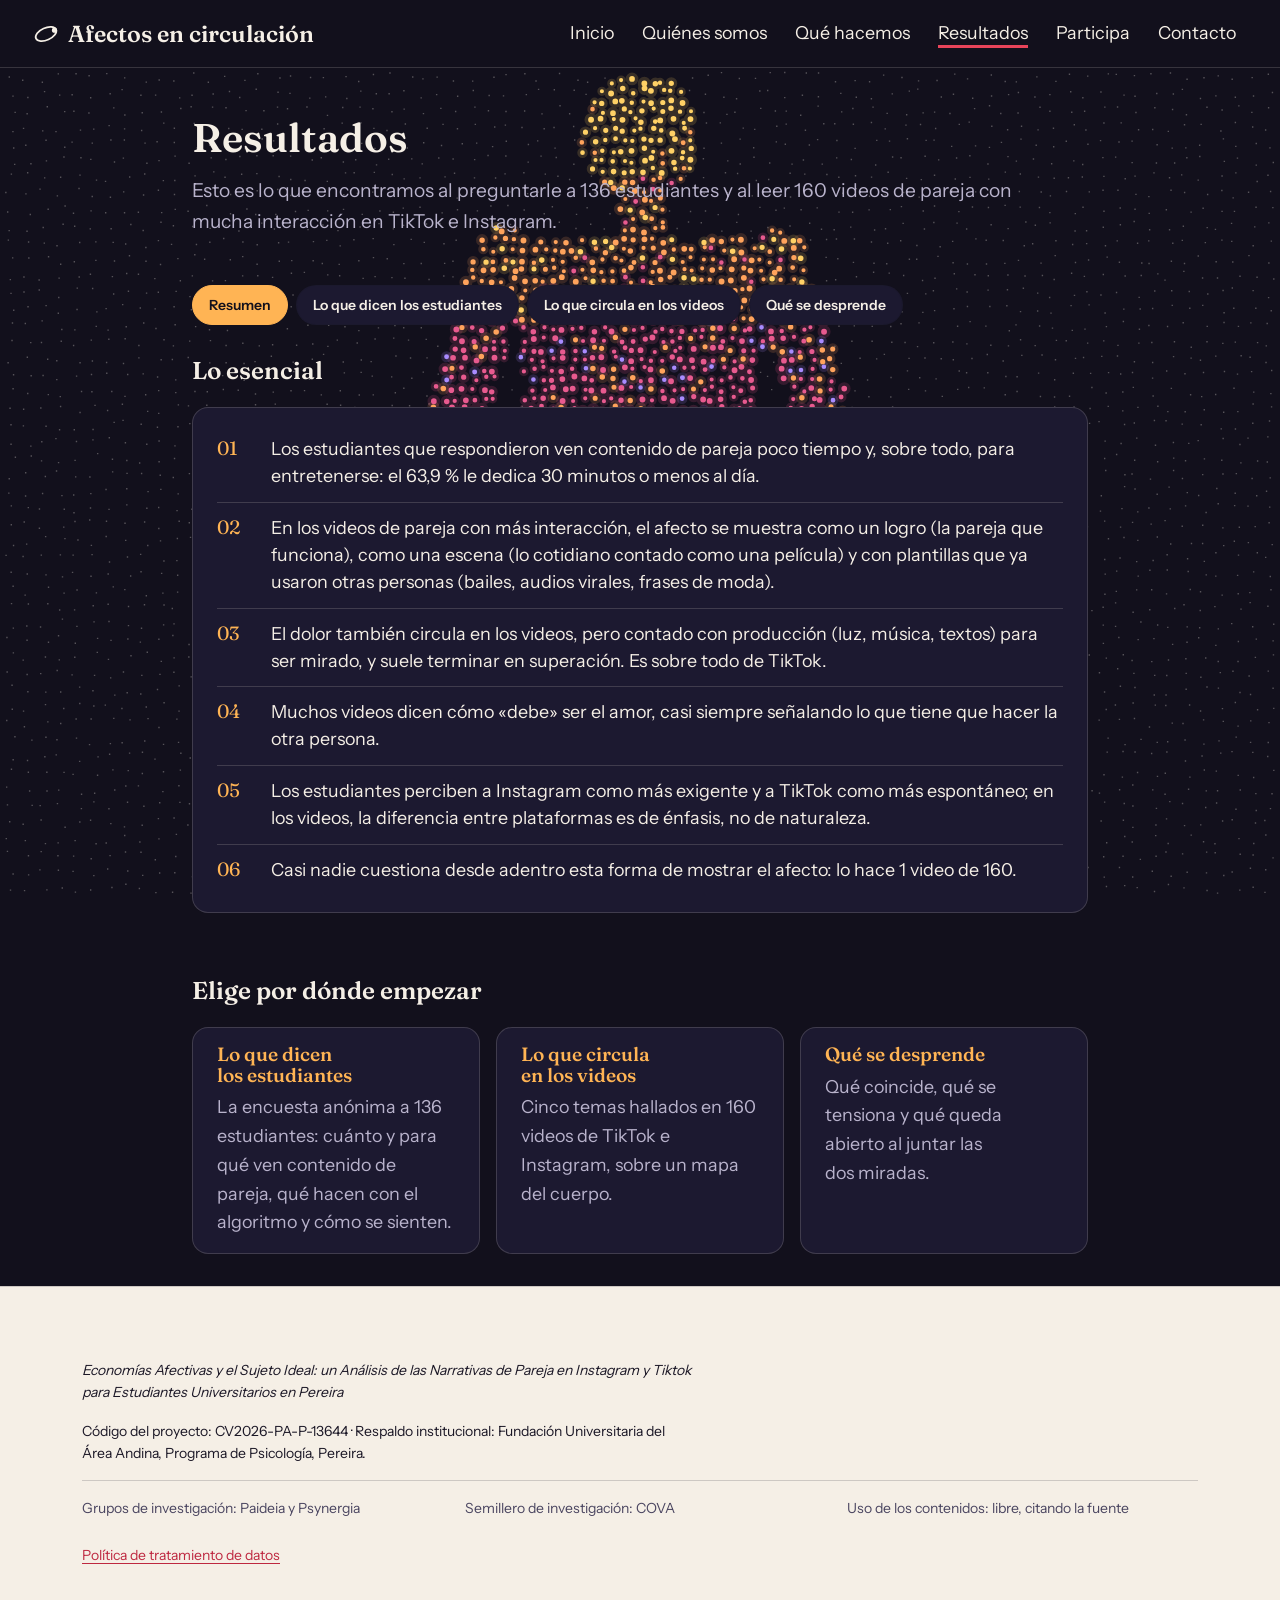
<file: resultados.html>
<!doctype html>
<html lang="es-CO">
<head>
  <meta charset="utf-8">
  <meta name="viewport" content="width=device-width, initial-scale=1">
  <title>Resultados · Afectos en circulación</title>
  <meta name="description" content="Resultados sobre economías afectivas y narrativas de pareja en Instagram y TikTok entre estudiantes universitarios en Pereira.">
  <!-- seo -->
  <meta name="robots" content="index, follow, max-image-preview:large">
  <link rel="canonical" href="https://afectosencirculacion.org/resultados.html">
  <link rel="icon" href="assets/img/favicon.svg" type="image/svg+xml">
  <meta property="og:type" content="website">
  <meta property="og:locale" content="es_CO">
  <meta property="og:site_name" content="Afectos en circulación">
  <meta property="og:title" content="Resultados · Afectos en circulación">
  <meta property="og:description" content="Resultados sobre economías afectivas y narrativas de pareja en Instagram y TikTok entre estudiantes universitarios en Pereira.">
  <meta property="og:url" content="https://afectosencirculacion.org/resultados.html">
  <meta property="og:image" content="https://afectosencirculacion.org/assets/img/og.png">
  <meta property="og:image:width" content="1200">
  <meta property="og:image:height" content="630">
  <meta name="twitter:card" content="summary_large_image">
  <!-- /seo -->
  <link rel="stylesheet" href="css/tokens.css">
  <link rel="stylesheet" href="css/base.css">
  <link rel="stylesheet" href="css/sitio.css">
  <link rel="stylesheet" href="css/paginas.css">
  <link rel="stylesheet" href="css/cuerpo.css">
  <link rel="stylesheet" href="css/datos.css">
  <script src="js/nav.js" defer></script>
  <script src="js/silueta.js" defer></script>
  <script src="js/fondo-cuerpo.js" defer></script>
  <script src="js/conclusiones.js" defer></script>
  <script src="js/entrada.js" defer></script>
</head>
<body class="pagina-cuerpo">
  <div class="fondo-cuerpo tema-tinta" aria-hidden="true">
    <canvas data-fondo-cuerpo></canvas>
  </div>

  <a class="saltar-contenido" href="#contenido">Saltar al contenido</a>

  <header class="cabecera tema-tinta">
    <a class="logo" href="index.html">
      <svg width="28" height="28" viewBox="0 0 28 28" aria-hidden="true" focusable="false">
        <ellipse cx="14" cy="14" rx="11" ry="6" fill="none" stroke="currentColor" stroke-width="1.75" transform="rotate(-24 14 14)" />
        <circle cx="22.5" cy="10.2" r="2.6" fill="currentColor" />
      </svg>
      <span>Afectos en circulación</span>
    </a>
    <nav class="nav" aria-label="Principal">
      <button class="nav__alternar" type="button" aria-expanded="false" aria-controls="nav-lista">Menú</button>
      <ul id="nav-lista" class="nav__lista">
        <li><a href="index.html">Inicio</a></li>
        <li><a href="quienes-somos.html">Quiénes somos</a></li>
        <li><a href="que-hacemos.html">Qué hacemos</a></li>
        <li><a href="resultados.html" aria-current="page">Resultados</a></li>
        <li><a href="participa.html">Participa</a></li>
        <li><a href="contacto.html">Contacto</a></li>
      </ul>
    </nav>
  </header>

  <main id="contenido">
    <section class="portada-cuerpo tema-tinta">
      <div class="contenedor">
        <h1>Resultados</h1>
        <p class="portada-cuerpo__lead" data-entrada-lead></p>
      </div>
    </section>

    <nav class="subnav contenedor" aria-label="Resultados">
      <ul class="subnav__lista">
        <li><a class="subnav__enlace" href="resultados.html" aria-current="page">Resumen</a></li>
        <li><a class="subnav__enlace" href="cuantitativos.html">Lo que dicen los estudiantes</a></li>
        <li><a class="subnav__enlace" href="cualitativos.html">Lo que circula en los videos</a></li>
        <li><a class="subnav__enlace" href="conclusiones.html">Qué se desprende</a></li>
      </ul>
    </nav>

    <noscript>
      <div class="contenedor">
        <p class="aviso">Esta página necesita JavaScript para mostrar los resultados (en la versión final vendrán generados en el HTML).</p>
      </div>
    </noscript>

    <section class="seccion tema-tinta" aria-labelledby="t-esencial">
      <div class="contenedor">
        <h2 id="t-esencial">Lo esencial</h2>
        <div class="caja">
          <ol class="esencial" data-entrada-esencial></ol>
        </div>
      </div>
    </section>

    <section class="seccion tema-tinta" aria-labelledby="t-puertas">
      <div class="contenedor">
        <h2 id="t-puertas">Elige por dónde empezar</h2>
        <div class="puertas" data-entrada-puertas></div>
      </div>
    </section>
  </main>

  <footer class="pie tema-papel">
    <div class="contenedor">
      <p><em>Economías Afectivas y el Sujeto Ideal: un Análisis de las Narrativas de Pareja en Instagram y Tiktok para Estudiantes Universitarios en Pereira</em></p>
      <p>Código del proyecto: CV2026-PA-P-13644 · Respaldo institucional: Fundación Universitaria del Área Andina, Programa de Psicología, Pereira.</p>
      <ul class="pie__lista">
        <li>Grupos de investigación: Paideia y Psynergia</li>
        <li>Semillero de investigación: COVA</li>
        <li>Uso de los contenidos: libre, citando la fuente</li>
      </ul>
      <ul class="pie__enlaces">
        <li><a href="politica-datos.html">Política de tratamiento de datos</a></li>
      </ul>
    </div>
  </footer>
  <script data-goatcounter="https://carurja6.goatcounter.com/count" async src="//gc.zgo.at/count.js"></script>
</body>
</html>
</file>
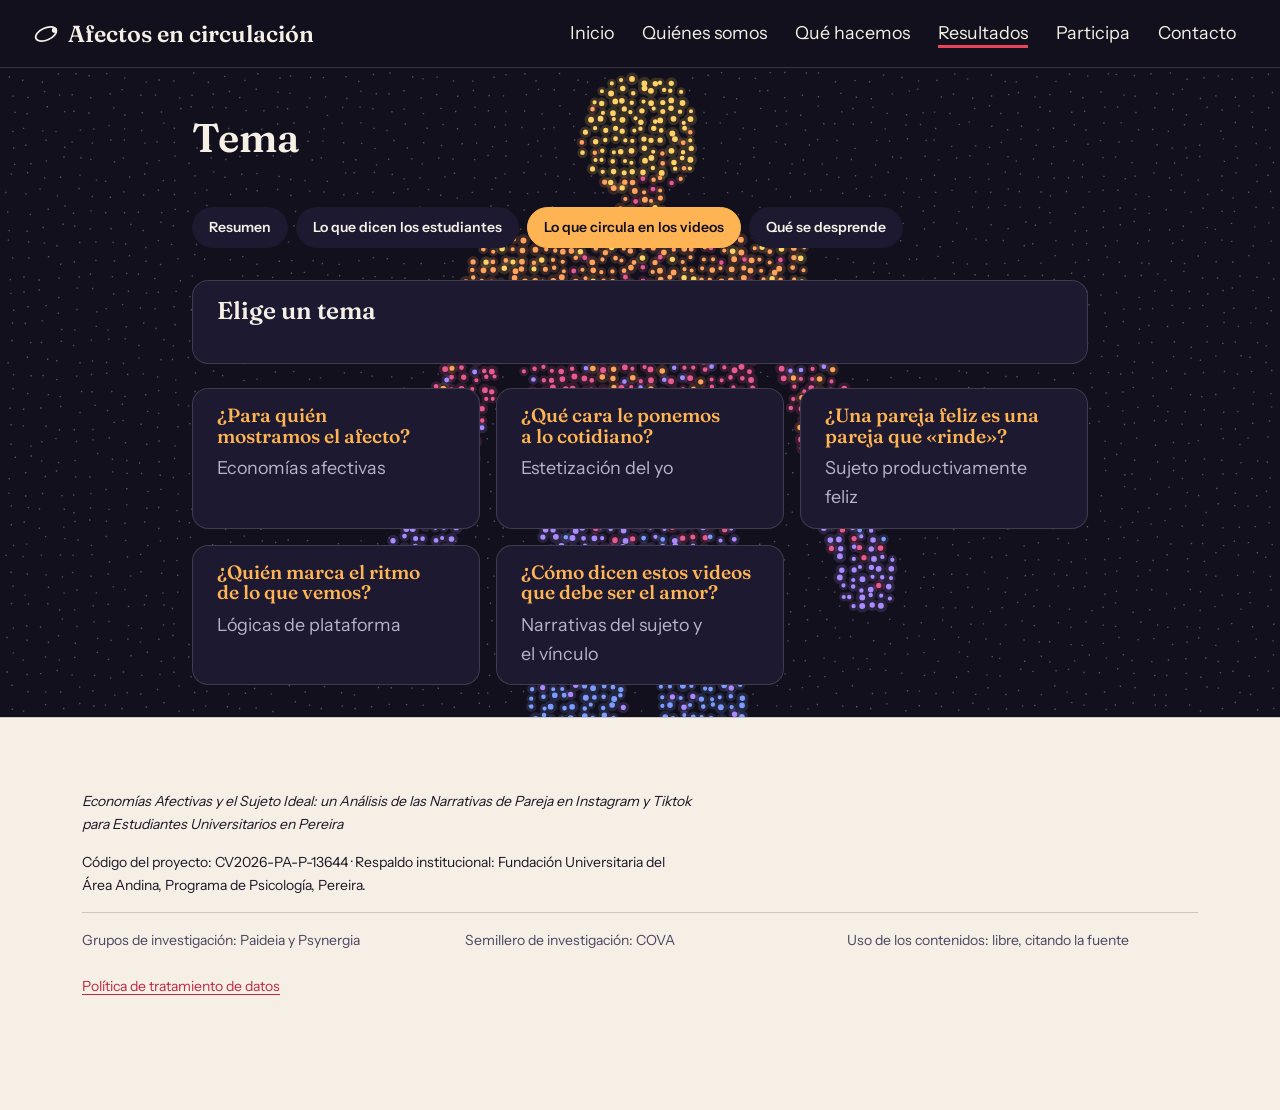
<file: tema.html>
<!doctype html>
<html lang="es-CO">
<head>
  <meta charset="utf-8">
  <meta name="viewport" content="width=device-width, initial-scale=1">
  <title>Tema · Afectos en circulación</title>
  <meta name="description" content="Detalle por tema de las narrativas de pareja que circulan en Instagram y TikTok entre estudiantes universitarios en Pereira.">
  <!-- seo -->
  <meta name="robots" content="index, follow, max-image-preview:large">
  <link rel="canonical" href="https://afectosencirculacion.org/tema.html">
  <link rel="icon" href="assets/img/favicon.svg" type="image/svg+xml">
  <meta property="og:type" content="website">
  <meta property="og:locale" content="es_CO">
  <meta property="og:site_name" content="Afectos en circulación">
  <meta property="og:title" content="Tema · Afectos en circulación">
  <meta property="og:description" content="Detalle por tema de las narrativas de pareja que circulan en Instagram y TikTok entre estudiantes universitarios en Pereira.">
  <meta property="og:url" content="https://afectosencirculacion.org/tema.html">
  <meta property="og:image" content="https://afectosencirculacion.org/assets/img/og.png">
  <meta property="og:image:width" content="1200">
  <meta property="og:image:height" content="630">
  <meta name="twitter:card" content="summary_large_image">
  <!-- /seo -->
  <link rel="stylesheet" href="css/tokens.css">
  <link rel="stylesheet" href="css/base.css">
  <link rel="stylesheet" href="css/sitio.css">
  <link rel="stylesheet" href="css/paginas.css">
  <link rel="stylesheet" href="css/cuerpo.css">
  <link rel="stylesheet" href="css/datos.css">
  <script src="js/nav.js" defer></script>
  <script src="js/silueta.js" defer></script>
  <script src="js/fondo-cuerpo.js" defer></script>
  <script src="js/temas.js" defer></script>
  <script src="js/barras.js" defer></script>
  <script src="js/tema-pagina.js" defer></script>
</head>
<body class="pagina-cuerpo">
  <div class="fondo-cuerpo tema-tinta" aria-hidden="true"><canvas data-fondo-cuerpo></canvas></div>
  <a class="saltar-contenido" href="#contenido">Saltar al contenido</a>

  <header class="cabecera tema-tinta">
    <a class="logo" href="index.html">
      <svg width="28" height="28" viewBox="0 0 28 28" aria-hidden="true" focusable="false">
        <ellipse cx="14" cy="14" rx="11" ry="6" fill="none" stroke="currentColor" stroke-width="1.75" transform="rotate(-24 14 14)" />
        <circle cx="22.5" cy="10.2" r="2.6" fill="currentColor" />
      </svg>
      <span>Afectos en circulación</span>
    </a>
    <nav class="nav" aria-label="Principal">
      <button class="nav__alternar" type="button" aria-expanded="false" aria-controls="nav-lista">Menú</button>
      <ul id="nav-lista" class="nav__lista">
        <li><a href="index.html">Inicio</a></li>
        <li><a href="quienes-somos.html">Quiénes somos</a></li>
        <li><a href="que-hacemos.html">Qué hacemos</a></li>
        <li><a href="resultados.html" aria-current="page">Resultados</a></li>
        <li><a href="participa.html">Participa</a></li>
        <li><a href="contacto.html">Contacto</a></li>
      </ul>
    </nav>
  </header>

  <main id="contenido">
    <section class="portada-cuerpo tema-tinta">
      <div class="contenedor">
        <h1>Tema</h1>
      </div>
    </section>

    <nav class="subnav contenedor" aria-label="Resultados">
      <ul class="subnav__lista">
        <li><a class="subnav__enlace" href="resultados.html">Resumen</a></li>
        <li><a class="subnav__enlace" href="cuantitativos.html">Lo que dicen los estudiantes</a></li>
        <li><a class="subnav__enlace" href="cualitativos.html" aria-current="true">Lo que circula en los videos</a></li>
        <li><a class="subnav__enlace" href="conclusiones.html">Qué se desprende</a></li>
      </ul>
    </nav>

    <div class="seccion tema-tinta">
      <div class="contenedor" data-tema-contenido>
        <noscript>
          <p class="caja">Esta página necesita JavaScript para mostrar los resultados del tema.</p>
        </noscript>
      </div>
    </div>
  </main>

  <footer class="pie tema-papel">
    <div class="contenedor">
      <p><em>Economías Afectivas y el Sujeto Ideal: un Análisis de las Narrativas de Pareja en Instagram y Tiktok para Estudiantes Universitarios en Pereira</em></p>
      <p>Código del proyecto: CV2026-PA-P-13644 · Respaldo institucional: Fundación Universitaria del Área Andina, Programa de Psicología, Pereira.</p>
      <ul class="pie__lista">
        <li>Grupos de investigación: Paideia y Psynergia</li>
        <li>Semillero de investigación: COVA</li>
        <li>Uso de los contenidos: libre, citando la fuente</li>
      </ul>
      <ul class="pie__enlaces">
        <li><a href="politica-datos.html">Política de tratamiento de datos</a></li>
      </ul>
    </div>
  </footer>
  <script data-goatcounter="https://carurja6.goatcounter.com/count" async src="//gc.zgo.at/count.js"></script>
</body>
</html>
</file>
<file: css/tokens.css>
/* Tokens de diseño · prototipo "Afectos en circulación".
   Valores de la guía del 19/10/2026. Contrastes WCAG calculados (relación sobre el fondo indicado).
   Regla: ningún otro archivo escribe colores a mano; todo sale de estas variables. */

:root {
  /* Marca */
  --tinta: #12101C;
  --tinta-2: #1C1930;               /* superficie elevada sobre tinta */
  --papel: #F5EFE6;
  --papel-2: #EBE3D6;               /* superficie elevada sobre papel */
  --texto: #1B1726;                 /* 15,35:1 sobre papel */
  --texto-suave: #4A4560;           /* 7,95:1 sobre papel */
  --texto-suave-claro: #B9B3CC;     /* 9,30:1 sobre tinta */
  --coral: #E8445A;                 /* 4,84:1 sobre tinta · 3,40:1 sobre papel: sobre papel solo texto grande, iconos y gráficos */
  --coral-texto: #BE2840;           /* 5,15:1 sobre papel: enlaces y texto pequeño sobre papel */
  --frio: #8CC8FF;                  /* 10,59:1 sobre tinta */
  --frio-papel: #3B5BDB;            /* 4,96:1 sobre papel */
  --ambar: #FFB454;                 /* 10,66:1 sobre tinta · NO usar sobre papel (1,54:1) */

  /* Tipografía (fuentes alojadas en assets/fonts) */
  --fuente-titulos: "Fraunces", Georgia, "Times New Roman", serif;
  --fuente-texto: "Instrument Sans", system-ui, -apple-system, "Segoe UI", sans-serif;
  --fs-300: clamp(0.8125rem, 0.79rem + 0.12vw, 0.875rem);
  --fs-400: clamp(1rem, 0.96rem + 0.2vw, 1.125rem);
  --fs-500: clamp(1.2rem, 1.1rem + 0.5vw, 1.45rem);
  --fs-600: clamp(1.5rem, 1.25rem + 1.2vw, 2.1rem);
  --fs-700: clamp(2rem, 1.5rem + 2.4vw, 3.4rem);
  --fs-800: clamp(2.6rem, 1.6rem + 4.6vw, 5.2rem);
  --interlineado-texto: 1.6;
  --interlineado-titulo: 1.08;

  /* Espacio, forma, capas */
  --s-1: 0.25rem;
  --s-2: 0.5rem;
  --s-3: 0.75rem;
  --s-4: 1rem;
  --s-5: 1.5rem;
  --s-6: 2rem;
  --s-7: 3rem;
  --s-8: 4.5rem;
  --s-9: 7rem;
  --radio-s: 8px;
  --radio-m: 16px;
  --radio-l: 28px;
  --radio-pildora: 999px;
  --ancho-max: 1180px;
  --ancho-texto: 68ch;
  --gutter: clamp(1rem, 4vw, 2rem);
  --altura-cabecera: 4.25rem;

  /* Movimiento */
  --t-rapido: 140ms;
  --t-medio: 260ms;
  --curva: cubic-bezier(0.22, 0.8, 0.28, 1);

  /* Valores por defecto (tema papel) para elementos fuera de una sección .tema-* */
  --fondo: var(--papel);
  --superficie: var(--papel-2);
  --color-texto: var(--texto);
  --color-suave: var(--texto-suave);
  --acento: var(--coral);
  --acento-texto: var(--coral-texto);
  --enlace: var(--coral-texto);
  --borde: rgba(27, 23, 38, 0.18);
  --foco: var(--frio-papel);
  --boton-fondo: var(--tinta);
  --boton-texto: var(--papel);
}

/* Temas de sección: la sección fija fondo, texto y la paleta del campo de partículas. */
.tema-tinta {
  --fondo: var(--tinta);
  --superficie: var(--tinta-2);
  --color-texto: var(--papel);
  --color-suave: var(--texto-suave-claro);
  --acento: var(--coral);
  --acento-texto: var(--coral);
  --enlace: var(--frio);
  --borde: rgba(245, 239, 230, 0.16);
  --foco: var(--ambar);
  --boton-fondo: var(--ambar);
  --boton-texto: var(--tinta);
  --part-punto: rgba(245, 239, 230, 0.30);
  --part-azul: #7C9BFF;
  --part-violeta: #A98BFF;
  --part-magenta: #E85A8F;
  --part-rojo: #FF6B7F;
  --part-naranja: #FFA35C;
  --part-amarillo: #FFD166;
  background: var(--fondo);
  color: var(--color-texto);
}

.tema-papel {
  --fondo: var(--papel);
  --superficie: var(--papel-2);
  --color-texto: var(--texto);
  --color-suave: var(--texto-suave);
  --acento: var(--coral);
  --acento-texto: var(--coral-texto);
  --enlace: var(--coral-texto);
  --borde: rgba(27, 23, 38, 0.18);
  --foco: var(--frio-papel);
  --boton-fondo: var(--tinta);
  --boton-texto: var(--papel);
  --part-punto: rgba(18, 16, 28, 0.26);
  --part-azul: #3B5BDB;
  --part-violeta: #7A4FC8;
  --part-magenta: #C2395E;
  --part-rojo: #E8445A;
  --part-naranja: #F08A3C;
  --part-amarillo: #F2B93B;
  background: var(--fondo);
  color: var(--color-texto);
}
</file>
<file: css/base.css>
/* Base tipográfica, reinicio, utilidades y controles · "Afectos en circulación" */

@font-face {
  font-family: "Fraunces";
  font-style: normal;
  font-weight: 100 900;
  font-display: swap;
  src: url("../assets/fonts/fraunces-latin-wght-normal.woff2") format("woff2");
}

@font-face {
  font-family: "Fraunces";
  font-style: italic;
  font-weight: 100 900;
  font-display: swap;
  src: url("../assets/fonts/fraunces-latin-wght-italic.woff2") format("woff2");
}

@font-face {
  font-family: "Instrument Sans";
  font-style: normal;
  font-weight: 400 700;
  font-display: swap;
  src: url("../assets/fonts/instrument-sans-latin-wght-normal.woff2") format("woff2");
}

*,
*::before,
*::after {
  box-sizing: border-box;
  margin: 0;
}

html {
  -webkit-text-size-adjust: 100%;
  scroll-padding-top: var(--altura-cabecera);
}

img,
svg,
canvas {
  display: block;
  max-width: 100%;
}

button,
input,
select,
textarea {
  font: inherit;
  color: inherit;
}

body {
  min-height: 100vh;
  font-family: var(--fuente-texto);
  font-size: var(--fs-400);
  line-height: var(--interlineado-texto);
  background-color: var(--papel);
  color: var(--texto);
}

h1,
h2,
h3,
h4 {
  font-family: var(--fuente-titulos);
  line-height: var(--interlineado-titulo);
  text-wrap: balance;
}

h1,
h2 {
  font-weight: 600;
}

h3,
h4 {
  font-weight: 560;
}

h1 { font-size: var(--fs-800); }
h2 { font-size: var(--fs-700); }
h3 { font-size: var(--fs-600); }
h4 { font-size: var(--fs-500); }

p {
  text-wrap: pretty;
}

a {
  color: var(--enlace, var(--coral-texto));
  text-decoration: underline;
  text-underline-offset: 0.2em;
  text-decoration-thickness: 0.08em;
}

:focus-visible {
  outline: 3px solid var(--foco, var(--frio-papel));
  outline-offset: 3px;
}

.contenedor {
  max-width: var(--ancho-max);
  margin-inline: auto;
  padding-inline: var(--gutter);
}

.seccion {
  padding-block: var(--s-8);
}

.solo-lectores {
  position: absolute;
  width: 1px;
  height: 1px;
  padding: 0;
  margin: -1px;
  overflow: hidden;
  clip: rect(0, 0, 0, 0);
  white-space: nowrap;
  border: 0;
}

.saltar-contenido {
  position: fixed;
  top: var(--s-3);
  left: var(--s-3);
  z-index: 100;
  padding: var(--s-2) var(--s-4);
  border-radius: var(--radio-s);
  background-color: var(--tinta);
  color: var(--papel);
  text-decoration: none;
  transform: translateY(-200%);
  transition: transform var(--t-rapido) var(--curva);
}

.saltar-contenido:focus {
  transform: translateY(0);
}

.boton {
  display: inline-flex;
  align-items: center;
  justify-content: center;
  gap: var(--s-2);
  padding: 0.75em 1.4em;
  border: 2px solid transparent;
  border-radius: var(--radio-pildora);
  background-color: var(--boton-fondo, var(--tinta));
  color: var(--boton-texto, var(--papel));
  font-weight: 600;
  text-decoration: none;
  cursor: pointer;
  transition: transform var(--t-rapido) var(--curva), background-color var(--t-rapido) var(--curva);
}

.boton:hover {
  transform: translateY(-1px);
}

.boton--secundario {
  background-color: transparent;
  border: 2px solid var(--color-texto);
  color: var(--color-texto);
}

.boton--chico {
  font-size: var(--fs-300);
  padding: 0.45em 1em;
}

.boton[aria-pressed="true"] {
  background-color: var(--color-texto);
  color: var(--fondo);
  border-color: var(--color-texto);
}

.banda-ejemplo {
  position: fixed;
  left: var(--s-3);
  bottom: var(--s-3);
  z-index: 50;
  padding: 0.3em 0.9em;
  border: 1px solid var(--ambar);
  border-radius: var(--radio-pildora);
  background-color: var(--tinta);
  color: var(--papel);
  font-size: var(--fs-300);
  pointer-events: none;
}

@media (prefers-reduced-motion: reduce) {
  *,
  *::before,
  *::after {
    animation-duration: 0.01ms !important;
    animation-iteration-count: 1 !important;
    transition-duration: 0.01ms !important;
    scroll-behavior: auto !important;
  }
}
</file>
<file: css/sitio.css>
/* Cabecera, navegación principal y pie de página · "Afectos en circulación" */

.cabecera {
  position: sticky;
  top: 0;
  z-index: 40;
  min-height: var(--altura-cabecera);
  display: flex;
  flex-wrap: wrap;
  align-items: center;
  justify-content: space-between;
  gap: var(--s-4);
  padding-block: var(--s-2);
  padding-inline: var(--gutter);
  border-bottom: 1px solid var(--borde);
}

.logo {
  display: inline-flex;
  align-items: center;
  gap: var(--s-2);
  font-family: var(--fuente-titulos);
  font-size: var(--fs-500);
  font-weight: 600;
  color: var(--color-texto);
  text-decoration: none;
}

.nav__alternar {
  display: none;
  padding: var(--s-2) var(--s-4);
  border: 2px solid var(--color-texto);
  border-radius: var(--radio-pildora);
  background: transparent;
  color: var(--color-texto);
  font-weight: 600;
  cursor: pointer;
}

.js .nav__alternar {
  display: inline-flex;
  align-items: center;
}

.nav__lista {
  display: flex;
  flex-direction: column;
  gap: var(--s-1);
  list-style: none;
  margin: 0;
  padding: 0;
}

.js .nav__lista {
  display: none;
}

.nav__alternar[aria-expanded="true"] + .nav__lista {
  display: flex;
  flex-direction: column;
  position: absolute;
  top: 100%;
  left: 0;
  right: 0;
  padding: var(--s-4) var(--gutter);
  background-color: var(--superficie);
  border-bottom: 1px solid var(--borde);
}

.nav__lista a {
  display: block;
  padding: var(--s-2) var(--s-3);
  border-radius: var(--radio-pildora);
  color: var(--color-texto);
  text-decoration: none;
  transition: background-color var(--t-rapido) var(--curva);
}

.nav__lista a:hover {
  background-color: var(--superficie);
}

.nav__lista a[aria-current="page"] {
  text-decoration: underline;
  text-decoration-color: var(--acento);
  text-decoration-thickness: 3px;
  text-underline-offset: 0.35em;
}

@media (min-width: 1100px) {
  .nav__alternar,
  .js .nav__alternar {
    display: none;
  }

  .nav__lista,
  .js .nav__lista,
  .nav__alternar[aria-expanded="true"] + .nav__lista {
    display: flex;
    flex-direction: row;
    position: static;
    background: none;
    border: 0;
    padding: 0;
    gap: var(--s-1);
  }
}

.pie {
  padding-top: var(--s-8);
  padding-bottom: var(--s-9);
  border-top: 1px solid var(--borde);
  font-size: var(--fs-300);
}

.pie p {
  max-width: var(--ancho-texto);
  margin-bottom: var(--s-4);
}

.pie__lista,
.pie__enlaces {
  list-style: none;
  padding: 0;
}

/* Tres columnas iguales que se apilan en pantallas angostas */
.pie__lista {
  display: grid;
  grid-template-columns: repeat(auto-fit, minmax(min(100%, 15rem), 1fr));
  gap: var(--s-3) var(--s-6);
  margin-bottom: var(--s-5);
  padding-top: var(--s-4);
  border-top: 1px solid var(--borde);
  color: var(--color-suave);
}

.pie__enlaces {
  display: flex;
  flex-wrap: wrap;
  gap: var(--s-2) var(--s-5);
}

.pie a {
  color: var(--enlace);
}

/* Campo de partículas: un canvas fijo del tamaño de la ventana, por detrás del contenido de toda la página.
   Las secciones conservan su fondo (oscuro o claro) y NO llevan position, para que ese fondo quede debajo del canvas;
   el contenido (.contenedor) va por encima y las cajas opacas (tarjetas, bloques, fichas) lo tapan. */

.campo-fijo {
  position: fixed;
  inset: 0;
  width: 100%;
  height: 100%;
  z-index: 0;
  pointer-events: none;
}

main .contenedor,
.pie .contenedor {
  position: relative;
  z-index: 1;
}

.boton-pausa {
  position: fixed;
  right: var(--s-4);
  bottom: var(--s-4);
  z-index: 50;
  background-color: var(--tinta);
  color: var(--papel);
  border-color: var(--papel);
}

.boton-pausa:hover {
  background-color: var(--tinta-2);
}

/* Portada (compartida por inicio y páginas interiores) */

.hero {
  display: grid;
  align-items: center;
  min-height: max(34rem, calc(100svh - var(--altura-cabecera)));
  padding-block: var(--s-8);
}

/* width: 100% evita que .contenedor se encoja y se centre dentro de la rejilla del hero: así el texto queda alineado con las secciones de abajo */
.hero__contenido {
  position: relative;
  z-index: 1;
  width: 100%;
}

.hero h1 {
  max-width: 16ch;
  font-size: var(--fs-800);
}

.hero__lead {
  max-width: 52ch;
  margin-top: var(--s-5);
  font-size: var(--fs-500);
  color: var(--color-suave);
}

/* En pantallas angostas el botón de pausa sube para no chocar con la banda de «contenido de ejemplo» */
@media (max-width: 640px) {
  .boton-pausa {
    bottom: calc(var(--s-4) + 2.75rem);
  }
}
</file>
<file: css/inicio.css>
/* Estilos de la página de inicio: portada (hero), tarjetas, datos y bloque de apoyo */

/* --- Hero --- */
/* Reglas base de .hero, .hero__contenido y .hero__lead, y del campo de partículas fijo: ver sitio.css */

.hero__acciones {
  display: flex;
  flex-wrap: wrap;
  gap: var(--s-3);
  margin-top: var(--s-6);
}

/* --- Tarjetas --- */
.tarjetas {
  padding-block: var(--s-8);
}

.tarjetas p {
  max-width: var(--ancho-texto);
  margin-top: var(--s-3);
  color: var(--color-suave);
}

.tarjetas__lista {
  list-style: none;
  padding: 0;
  margin-top: var(--s-6);
  display: grid;
  gap: var(--s-5);
  grid-template-columns: 1fr;
}

@media (min-width: 640px) {
  .tarjetas__lista {
    grid-template-columns: repeat(2, 1fr);
  }
}

@media (min-width: 960px) {
  .tarjetas__lista {
    grid-template-columns: repeat(6, 1fr);
  }

  .tarjetas__lista > li:nth-child(1),
  .tarjetas__lista > li:nth-child(2),
  .tarjetas__lista > li:nth-child(3) {
    grid-column: span 2;
  }

  .tarjetas__lista > li:nth-child(4),
  .tarjetas__lista > li:nth-child(5) {
    grid-column: span 3;
  }
}

.tarjeta {
  display: flex;
  flex-direction: column;
  gap: var(--s-3);
  height: 100%;
  padding: var(--s-5);
  background-color: var(--superficie);
  border: 1px solid var(--borde);
  border-radius: var(--radio-l);
  color: var(--color-texto);
  text-decoration: none;
  transform: perspective(800px) rotateX(var(--inclinar-x, 0deg)) rotateY(var(--inclinar-y, 0deg));
  transition: transform var(--t-medio) var(--curva), border-color var(--t-medio);
}

.tarjeta:hover,
.tarjeta:focus,
.tarjeta:focus-visible {
  border-color: var(--acento);
}

/* Ilustración compacta, como un icono: antes ocupaba todo el ancho de la tarjeta */
.tarjeta__ilustracion {
  width: 6.5rem;
  height: auto;
  aspect-ratio: 8 / 5;
  align-self: center;
  border-radius: var(--radio-s);
  object-fit: cover;
}

.tarjeta__titulo {
  font-size: var(--fs-600);
}

.tarjeta__texto,
.tarjetas .tarjeta__texto {
  color: var(--color-suave);
  margin-top: 0;
}

.tarjeta__flecha {
  margin-top: auto;
  align-self: flex-end;
  font-size: var(--fs-500);
  color: var(--acento-texto);
  transition: transform var(--t-rapido);
}

.tarjeta:hover .tarjeta__flecha {
  transform: translateX(6px);
}

/* --- Datos y apoyo --- */
.datos {
  padding-block: var(--s-8);
}

.datos__lista {
  list-style: none;
  padding: 0;
  margin-top: var(--s-6);
  display: grid;
  grid-template-columns: 1fr;
  gap: var(--s-6);
}

@media (min-width: 820px) {
  .datos__lista {
    grid-template-columns: repeat(3, 1fr);
  }
}

.dato {
  border-top: 2px solid var(--acento);
  padding-top: var(--s-4);
}

.dato__cifra {
  font-family: var(--fuente-titulos);
  font-size: var(--fs-800);
  line-height: 1;
  color: var(--ambar);
}

.dato__texto {
  margin-top: var(--s-2);
  color: var(--color-suave);
  max-width: 34ch;
}

.apoyo {
  margin-top: var(--s-8);
  max-width: var(--ancho-texto);
  padding: var(--s-6);
  background-color: var(--superficie);
  color: var(--color-texto);
  border-radius: var(--radio-l);
  border-left: 6px solid var(--coral);
}

.apoyo h3 {
  font-size: var(--fs-500);
}

.apoyo p {
  margin-top: var(--s-2);
}

@media (prefers-reduced-motion: reduce) {
  .tarjeta,
  .tarjeta__flecha,
  .tarjeta:hover .tarjeta__flecha {
    transform: none;
    transition: none;
  }
}
</file>
<file: css/paginas.css>
/* Componentes compartidos de las páginas interiores · "Afectos en circulación" */

/* Portada interior */

.hero--pagina {
  min-height: clamp(16rem, 34vh, 22rem);
  padding-block: var(--s-7);
}

.hero--pagina h1 {
  font-size: var(--fs-700);
  max-width: 20ch;
}

/* Secciones y columna de lectura */

.seccion h2 {
  margin-bottom: var(--s-5);
}

.lectura {
  max-width: var(--ancho-texto);
}

.lectura p + p {
  margin-top: var(--s-4);
}

.lectura h3 {
  margin-top: var(--s-6);
}

/* Rejilla de bloques */

.rejilla {
  display: grid;
  gap: var(--s-5);
  grid-template-columns: repeat(auto-fit, minmax(min(100%, 16rem), 1fr));
  list-style: none;
  padding: 0;
}

.bloque {
  background-color: var(--superficie);
  border: 1px solid var(--borde);
  border-radius: var(--radio-l);
  padding: var(--s-5);
  color: var(--color-texto);
}

.bloque h3 {
  font-size: var(--fs-500);
}

.bloque p {
  margin-top: var(--s-2);
  color: var(--color-suave);
}

/* Lista numerada de pasos */

.pasos {
  list-style: none;
  padding: 0;
  display: grid;
  gap: var(--s-5);
  counter-reset: paso;
}

.paso {
  display: grid;
  grid-template-columns: auto 1fr;
  gap: var(--s-4);
  align-items: start;
  counter-increment: paso;
}

.paso::before {
  content: counter(paso);
  grid-row: 1 / span 2;
  font-family: var(--fuente-titulos);
  font-size: var(--fs-700);
  line-height: 1;
  color: var(--acento-texto);
  min-width: 1.2em;
}

.paso > h3,
.paso > p {
  grid-column: 2;
}

.paso > h3 {
  font-size: var(--fs-500);
}

.paso > p {
  color: var(--color-suave);
  max-width: var(--ancho-texto);
}

/* Desplegables (glosario) */

.desplegable {
  border-bottom: 1px solid var(--borde);
}

.desplegable summary {
  cursor: pointer;
  padding: var(--s-4) 0;
  font-weight: 600;
  list-style: none;
  display: flex;
  justify-content: space-between;
  gap: var(--s-4);
}

.desplegable summary::-webkit-details-marker {
  display: none;
}

.desplegable summary::after {
  content: "+";
  font-size: var(--fs-500);
  color: var(--acento-texto);
}

.desplegable[open] summary::after,
details[open] summary::after {
  content: "−";
}

.desplegable p {
  padding-bottom: var(--s-4);
  max-width: var(--ancho-texto);
  color: var(--color-suave);
}

/* Espacio entre un párrafo de lectura y la rejilla o caja que le sigue (antes quedaban pegados) */
.lectura + .rejilla,
.lectura + .bloque {
  margin-top: var(--s-6);
}
</file>
<file: css/cuerpo.css>
/* Estructura y componentes compartidos de Resultados · "Afectos en circulación" */

.pagina-cuerpo,
.pagina-cuerpo main .tema-papel {
  --fondo: var(--tinta);
  --superficie: var(--tinta-2);
  --color-texto: var(--papel);
  --color-suave: var(--texto-suave-claro);
  --acento: var(--coral);
  --acento-texto: var(--coral);
  --enlace: var(--frio);
  --foco: var(--ambar);
  --boton-fondo: var(--ambar);
  --boton-texto: var(--tinta);
}

.pagina-cuerpo {
  background-color: var(--tinta);
  color: var(--papel);
  overflow-x: clip;
}

.fondo-cuerpo {
  position: fixed;
  inset: 0;
  z-index: 0;
  pointer-events: none;
}

.fondo-cuerpo canvas {
  width: 100%;
  height: 100%;
}

.pagina-cuerpo > header,
.pagina-cuerpo .cabecera {
  position: sticky;
  top: 0;
  z-index: 40;
  background-color: var(--tinta);
}

/* El pie conserva su tema papel (fondo claro opaco) y queda por encima del fondo fijo */
.pagina-cuerpo > main,
.pagina-cuerpo > footer,
.pagina-cuerpo .pie {
  position: relative;
  z-index: 1;
}

.pagina-cuerpo main .tema-tinta,
.pagina-cuerpo main .tema-papel {
  background: transparent;
}

.pagina-cuerpo section[id] {
  scroll-margin-top: var(--altura-cabecera);
}

/* Escala más contenida en Resultados: títulos, cifras y cajas más pequeños y una columna de lectura más angosta,
   para que se vea el cuerpo de fondo a los lados y las cajas no pesen tanto. */
.pagina-cuerpo main {
  --fs-500: clamp(1.05rem, 1rem + 0.25vw, 1.2rem);
  --fs-600: clamp(1.25rem, 1.12rem + 0.5vw, 1.55rem);
  --fs-700: clamp(1.75rem, 1.4rem + 1.4vw, 2.5rem);
}

.pagina-cuerpo main .contenedor {
  max-width: 60rem;
}

.pagina-cuerpo main .seccion {
  padding-block: var(--s-6);
}

.pagina-cuerpo main .seccion h2 {
  font-size: var(--fs-600);
}

/* Portada sin hero y navegación secundaria */

.portada-cuerpo {
  padding-top: var(--s-7);
  padding-bottom: var(--s-5);
}

.portada-cuerpo h1 {
  font-size: var(--fs-700);
  max-width: 22ch;
}

.portada-cuerpo__lead {
  max-width: var(--ancho-texto);
  margin-top: var(--s-4);
  font-size: var(--fs-500);
  color: var(--color-suave);
}

.subnav {
  margin-top: var(--s-5);
}

.subnav__lista {
  display: flex;
  flex-wrap: wrap;
  gap: var(--s-2);
  list-style: none;
  padding: 0;
  margin: 0;
}

.subnav__enlace {
  display: inline-flex;
  align-items: center;
  padding: var(--s-2) var(--s-4);
  border: 1px solid var(--borde);
  border-radius: var(--radio-pildora);
  background-color: var(--superficie);
  color: var(--color-texto);
  font-size: var(--fs-300);
  font-weight: 600;
  text-decoration: none;
  transition: background-color var(--t-rapido) var(--curva), border-color var(--t-rapido) var(--curva), color var(--t-rapido) var(--curva);
}

.subnav__enlace:hover {
  border-color: var(--ambar);
  color: var(--ambar);
}

.subnav__enlace:focus-visible {
  outline: 3px solid var(--foco);
  outline-offset: 3px;
}

.subnav__enlace[aria-current="page"],
.subnav__enlace[aria-current="true"] {
  background-color: var(--ambar);
  border-color: var(--ambar);
  color: var(--tinta);
}

/* Migas de pan */

.migas {
  margin-bottom: var(--s-4);
  font-size: var(--fs-300);
  color: var(--color-suave);
}

.migas ol {
  display: flex;
  flex-wrap: wrap;
  align-items: center;
  gap: var(--s-2);
  list-style: none;
  padding: 0;
  margin: 0;
}

.migas li {
  display: inline-flex;
  align-items: center;
  gap: var(--s-2);
}

.migas li + li::before {
  content: "›";
  color: var(--color-suave);
}

.migas a {
  color: var(--enlace);
}

/* Cajas, pilas, puertas y avisos */

.caja {
  background-color: var(--superficie);
  border: 1px solid var(--borde);
  border-radius: var(--radio-m);
  padding: var(--s-4) var(--s-5);
  color: var(--color-texto);
}

.pila {
  display: flex;
  flex-direction: column;
  gap: var(--s-5);
}

.puertas {
  display: grid;
  grid-template-columns: repeat(auto-fit, minmax(min(100%, 15rem), 1fr));
  gap: var(--s-4);
  list-style: none;
  padding: 0;
}

a.puerta {
  display: flex;
  flex-direction: column;
  justify-content: flex-start;
  gap: var(--s-2);
  background-color: var(--superficie);
  border: 1px solid var(--borde);
  border-radius: var(--radio-m);
  padding: var(--s-4) var(--s-5);
  color: var(--color-texto);
  text-decoration: none;
  transition: transform var(--t-rapido) var(--curva), border-color var(--t-rapido) var(--curva);
}

a.puerta:hover {
  transform: translateY(-2px);
  border-color: var(--ambar);
}

a.puerta:focus-visible {
  outline: 3px solid var(--foco);
  outline-offset: 3px;
}

a.puerta h3 {
  font-size: var(--fs-500);
  color: var(--ambar);
}

a.puerta p {
  color: var(--color-suave);
}

.aviso {
  background-color: var(--superficie);
  border: 1px solid var(--borde);
  border-left: 4px solid var(--ambar);
  border-radius: var(--radio-m);
  padding: var(--s-4) var(--s-5);
  color: var(--color-texto);
}

/* Etiquetas de estatus (.marca) y diferencia entre plataformas (.insignia) */

.marca,
.insignia {
  display: inline-flex;
  align-items: center;
  padding: 0.15em 0.7em;
  border-radius: var(--radio-pildora);
  background-color: var(--fondo);
  font-size: var(--fs-300);
  font-weight: 600;
  line-height: 1.35;
  margin-right: var(--s-2);
  text-align: center;
}

/* Etiqueta + texto: la etiqueta queda centrada con respecto al texto y el texto largo no se
   enrolla por debajo de ella. En columnas angostas (panel, móvil) la etiqueta va encima. */
.con-marca {
  display: flex;
  flex-direction: column;
  align-items: flex-start;
  gap: var(--s-2);
}

.con-marca > .marca,
.con-marca > .insignia {
  margin-right: 0;
  max-width: 100%;
}

.con-marca__texto {
  min-width: 0;
}

@media (min-width: 720px) {
  .caja .con-marca {
    display: grid;
    grid-template-columns: 9.5rem minmax(0, 1fr);
    align-items: center;
    column-gap: var(--s-4);
  }

  .caja .con-marca > .marca,
  .caja .con-marca > .insignia {
    justify-content: center;
    justify-self: start;
  }
}

/* Etiqueta suelta encima de un título o párrafo */
.caja > .marca,
.caja > .insignia {
  margin-bottom: var(--s-2);
}

.marca--cuenta { border: 1px solid var(--ambar); color: var(--ambar); }
.marca--lectura { border: 1px dashed var(--frio); color: var(--frio); }
.marca--hipotesis { border: 1px dotted var(--ambar); color: var(--color-texto); font-style: italic; }
.marca--limite { border: 1px solid var(--coral); border-left-width: 4px; color: var(--color-suave); }
.marca--encuesta { border: 3px double var(--frio); color: var(--frio); }

.insignia--real { border: 2px solid var(--ambar); color: var(--ambar); }
.insignia--mezclada { border: 3px double var(--frio); color: var(--frio); }
.insignia--artefacto { border: 1px dashed var(--coral); color: var(--color-texto); }
.insignia--ninguna { border: 1px dotted var(--borde); color: var(--color-suave); }

@media (prefers-reduced-motion: reduce) {
  .subnav__enlace,
  a.puerta,
  a.puerta:hover {
    transition: none;
    transform: none;
  }
}
</file>
<file: css/datos.css>
/* Gráficos, tablas, bloques de síntesis y extensiones de cartografía · "Afectos en circulación" */

/* Gráficos de barras */

figure.grafico {
  margin: 0;
  display: grid;
  gap: var(--s-3);
}

.grafico__titulo {
  font-family: var(--fuente-titulos);
  font-size: var(--fs-500);
  font-weight: 600;
  line-height: var(--interlineado-titulo);
  color: var(--color-texto);
}

.barras {
  list-style: none;
  padding: 0;
  margin: 0;
  display: grid;
  gap: var(--s-2) var(--s-3);
}

/* Reemplaza .barra de resultados.css: dos filas para no cortar etiquetas largas en móvil */
.barra,
li.barra {
  display: grid;
  grid-template-columns: minmax(0, 1fr) auto;
  gap: var(--s-1) var(--s-3);
  align-items: center;
  font-size: var(--fs-300);
}

.barra__etiqueta {
  grid-column: 1 / -1;
  display: flex;
  flex-wrap: wrap;
  justify-content: space-between;
  align-items: baseline;
  gap: var(--s-1) var(--s-2);
  color: var(--color-texto);
  font-weight: 500;
  overflow-wrap: anywhere;
}

li.barra:has(> .barra__detalle) .barra__etiqueta {
  grid-column: 1;
}

li.barra > .barra__detalle {
  grid-column: 2;
  justify-self: end;
}

.barra__detalle {
  color: var(--color-suave);
  font-size: var(--fs-300);
  font-weight: 400;
}

.barra__pista {
  grid-column: 1;
  height: 8px;
  border-radius: var(--radio-pildora);
  background: var(--borde);
  overflow: hidden;
}

.barra__relleno {
  display: block;
  height: 100%;
  border-radius: inherit;
  background: var(--ambar);
  transition: width var(--t-medio) var(--curva);
}

.barras--instagram .barra__relleno {
  background: var(--frio);
}

.barras--tiktok .barra__relleno {
  background: var(--coral);
}

.barra__valor {
  grid-column: 2;
  min-width: 3.6rem;
  text-align: right;
  font-variant-numeric: tabular-nums;
  color: var(--color-texto);
  white-space: nowrap;
}

.grafico__nota {
  margin: 0;
  font-size: var(--fs-300);
  color: var(--color-suave);
}

/* Cifras destacadas */

.destacados {
  display: grid;
  grid-template-columns: repeat(auto-fit, minmax(min(100%, 11rem), 1fr));
  gap: var(--s-4);
  list-style: none;
  padding: 0;
  margin: 0;
}

.destacado {
  display: flex;
  flex-direction: column;
  gap: var(--s-1);
  padding-left: var(--s-3);
  border-left: 2px solid var(--ambar);
}

.destacado__valor {
  font-family: var(--fuente-titulos);
  font-size: var(--fs-600);
  font-weight: 600;
  line-height: var(--interlineado-titulo);
  color: var(--color-texto);
  font-variant-numeric: tabular-nums;
}

.destacado__rotulo {
  font-size: var(--fs-300);
  color: var(--color-suave);
}

/* Secciones de la encuesta y relaciones */

.seccion-datos {
  background: var(--superficie);
  border: 1px solid var(--borde);
  border-radius: var(--radio-m);
  padding: var(--s-4) var(--s-5);
  display: grid;
  gap: var(--s-3);
  scroll-margin-top: var(--altura-cabecera);
}

.seccion-datos > h2 {
  margin: 0;
  font-size: var(--fs-600);
}

.seccion-datos > p {
  max-width: 72ch;
}

.seccion-datos__objetivo {
  margin: 0;
  font-size: var(--fs-300);
  color: var(--color-suave);
}

.relacion {
  margin: 0;
  padding-top: var(--s-3);
  border-top: 1px solid var(--borde);
  font-size: var(--fs-300);
  color: var(--color-suave);
}

.relacion a {
  color: var(--enlace);
}

/* Síntesis, columnas, tablas y citas */

ol.esencial {
  list-style: none;
  padding: 0;
  margin: 0;
  display: grid;
  counter-reset: esencial;
}

ol.esencial > li {
  display: grid;
  grid-template-columns: 2.6rem minmax(0, 1fr);
  gap: var(--s-3);
  align-items: baseline;
  counter-increment: esencial;
  padding-block: var(--s-3);
  font-size: var(--fs-400);
  line-height: 1.5;
}

ol.esencial > li + li {
  border-top: 1px solid var(--borde);
}

ol.esencial > li::before {
  content: counter(esencial, decimal-leading-zero);
  font-family: var(--fuente-titulos);
  font-size: var(--fs-500);
  line-height: 1;
  color: var(--ambar);
}

.columnas-dos {
  display: grid;
  grid-template-columns: 1fr;
  gap: var(--s-5);
  align-items: start;
}

@media (min-width: 760px) {
  .columnas-dos {
    grid-template-columns: repeat(2, minmax(0, 1fr));
  }
}

.grupo-integracion {
  display: grid;
  gap: var(--s-4);
}

.grupo-integracion > h3 {
  margin: 0;
  font-size: var(--fs-500);
}

table.tabla-plataformas {
  display: block;
  width: 100%;
  overflow-x: auto;
  border-collapse: collapse;
  font-size: var(--fs-300);
  font-variant-numeric: tabular-nums;
}

@media (min-width: 640px) {
  table.tabla-plataformas {
    display: table;
  }
}

table.tabla-plataformas caption {
  caption-side: top;
  text-align: left;
  color: var(--color-suave);
  margin-bottom: var(--s-2);
}

table.tabla-plataformas th,
table.tabla-plataformas td {
  padding: var(--s-2) var(--s-3);
  border-bottom: 1px solid var(--borde);
  text-align: left;
}

table.tabla-plataformas th {
  color: var(--color-suave);
  font-weight: 600;
}

table.tabla-plataformas th:not(:first-child),
table.tabla-plataformas td:not(:first-child) {
  text-align: right;
  white-space: nowrap;
}

blockquote.cita,
.panel__cita {
  margin: 0;
  padding: var(--s-3) var(--s-4);
  border-left: 3px solid var(--coral);
  background: var(--fondo);
  border-radius: 0 var(--radio-s) var(--radio-s) 0;
  font-family: var(--fuente-titulos);
  font-style: italic;
  color: var(--color-texto);
}

/* Cartografía y panel de tema */

.nodo__punto {
  width: var(--tam, 18px);
  height: var(--tam, 18px);
  transition: width var(--t-medio) var(--curva), height var(--t-medio) var(--curva), transform var(--t-rapido) var(--curva), background-color var(--t-rapido) var(--curva), border-color var(--t-rapido) var(--curva);
}

.panel__nombre {
  margin-top: var(--s-1);
  font-size: var(--fs-300);
  color: var(--color-suave);
}

.panel__diferencia,
.panel__encuesta,
.panel__hipotesis,
.panel__cita {
  margin-top: var(--s-4);
}

.panel__diferencia {
  font-size: var(--fs-300);
  color: var(--color-texto);
}

.panel__encuesta,
.panel__hipotesis {
  font-size: var(--fs-300);
  color: var(--color-suave);
}

.panel__encuesta a {
  color: var(--enlace);
}

.panel__ficha {
  margin-top: var(--s-5);
}

@media (prefers-reduced-motion: reduce) {
  .barra__relleno,
  .nodo__punto {
    transition: none;
  }
}

/* Glosario de cada tema (ficha de la cartografía y página del tema) */
.panel__terminos {
  margin-top: var(--s-4);
  display: grid;
  gap: var(--s-2);
}

.panel__terminos dt {
  font-weight: 700;
  color: var(--ambar);
}

.panel__terminos dd {
  margin: 0 0 var(--s-2);
  color: var(--color-suave);
}
</file>
<file: css/formulario.css>
/* Formularios accesibles y cita · "Afectos en circulación" */

/* Contenedor del formulario y campos */

.formulario {
  display: grid;
  gap: var(--s-5);
  max-width: 40rem;
  margin-top: var(--s-6);
}

.campo {
  display: grid;
  gap: var(--s-2);
}

.campo label {
  font-weight: 600;
}

/* Controles de entrada */

input[type="text"],
input[type="email"],
select,
textarea {
  width: 100%;
  padding: 0.7em 0.9em;
  border: 2px solid var(--color-suave);
  border-radius: var(--radio-m);
  background: var(--fondo);
  color: var(--color-texto);
}

input[type="text"]:focus,
input[type="email"]:focus,
select:focus,
textarea:focus {
  border-color: var(--foco);
}

textarea {
  min-height: 8rem;
  resize: vertical;
}

.ayuda {
  font-size: var(--fs-300);
  color: var(--color-suave);
}

/* Agrupaciones y casillas de verificación */

.grupo {
  border: 1px solid var(--borde);
  border-radius: var(--radio-l);
  padding: var(--s-4) var(--s-5);
  display: grid;
  gap: var(--s-3);
}

.grupo legend {
  padding-inline: var(--s-2);
  font-weight: 600;
}

.opcion {
  display: flex;
  align-items: flex-start;
  gap: var(--s-3);
}

.opcion input[type="checkbox"] {
  width: 1.25rem;
  height: 1.25rem;
  margin-top: 0.2em;
  accent-color: var(--acento-texto);
  flex: none;
}

.opcion label {
  cursor: pointer;
}

/* Estados de botón, mensajes y cita */

.boton[disabled] {
  opacity: 0.55;
  cursor: not-allowed;
  transform: none;
}

.bloque--mensaje {
  margin-top: var(--s-5);
  max-width: var(--ancho-texto);
  border-left: 6px solid var(--coral);
}

.cita {
  margin: 0;
  padding: var(--s-4) var(--s-5);
  background: var(--superficie);
  border-left: 4px solid var(--coral);
  border-radius: var(--radio-m);
  max-width: var(--ancho-texto);
  font-size: var(--fs-300);
  color: var(--color-texto);
}
</file>
<file: css/resultados.css>
/* Cartografía del cuerpo (página «Lo que circula en los videos») · "Afectos en circulación"

   El cuerpo es la escena: ocupa todo el ancho de la página, sin caja ni borde, y los nodos viven sobre él.
   - Pantallas grandes (≥ 1200 × 780 px): una sola vista. Texto de entrada a la izquierda, controles abajo a la
     izquierda y, al elegir un punto, el cuerpo se corre a un lado y la ficha aparece a la derecha.
   - Pantallas pequeñas: todo se apila (texto, controles, cuerpo y ficha debajo). */

.escena {
  --alto-escena: max(34rem, calc(100svh - var(--altura-cabecera)));
  --ancho-panel: min(30rem, 34vw);
  position: relative;
  padding-bottom: var(--s-6);
}

/* --- Texto de entrada y controles (apilados) --- */

.escena__intro,
.escena__controles {
  width: min(100%, 60rem);
  margin-inline: auto;
  padding-inline: var(--gutter);
}

.escena__intro {
  padding-top: var(--s-6);
}

.escena__intro h1 {
  max-width: 18ch;
  font-size: var(--fs-700);
}

.escena__intro .portada-cuerpo__lead {
  max-width: 46ch;
  margin-top: var(--s-3);
  font-size: var(--fs-400);
  color: var(--color-suave);
}

.escena__intro .subnav {
  margin-top: var(--s-4);
}

.escena__controles {
  display: flex;
  flex-wrap: wrap;
  gap: var(--s-3) var(--s-5);
  margin-top: var(--s-4);
}

.escena__controles [role="group"] {
  display: flex;
  flex-wrap: wrap;
  align-items: center;
  gap: var(--s-2);
}

.escena__controles [role="group"]::before {
  content: attr(aria-label);
  min-width: 5.2rem;
  font-size: var(--fs-300);
  color: var(--color-suave);
}

.cartografia__leyenda,
.escena__nota {
  flex-basis: 100%;
  max-width: 44ch;
  margin: 0;
  font-size: var(--fs-300);
  color: var(--color-suave);
}

.escena__nota {
  font-style: italic;
}

/* --- Escena: el cuerpo --- */

.escena__marco {
  position: relative;
  margin-top: var(--s-4);
}

.escenario {
  position: relative;
  width: 100%;
  height: min(125vw, 85svh);
  container-type: size;
  overflow: clip;
}

.escenario__mundo {
  position: absolute;
  inset: 0;
}

.escenario__lienzo {
  position: absolute;
  inset: 0;
}

.escenario__campo,
.escenario__flujo {
  position: absolute;
  inset: 0;
}

.escenario__flujo {
  z-index: 1;
  pointer-events: none;
}

/* Marco de los nodos: mismas proporciones (4:5) que la silueta, centrado en la escena */
.escenario__nodos {
  position: absolute;
  z-index: 2;
  top: 0;
  height: 100cqh;
  width: 80cqh;
  left: calc(50cqw - 40cqh);
}

.nodo {
  position: absolute;
  transform: translate(-50%, -50%);
  min-width: 44px;
  min-height: 44px;
  padding: 0;
  display: grid;
  place-items: center;
  background: transparent;
  border: 0;
  cursor: pointer;
}

.nodo__punto {
  width: 18px;
  height: 18px;
  border: 2px solid var(--color-texto);
  border-radius: var(--radio-pildora);
  background: var(--fondo);
  transition: transform var(--t-rapido) var(--curva), background-color var(--t-rapido) var(--curva), border-color var(--t-rapido) var(--curva);
}

.nodo:hover .nodo__punto,
.nodo:focus-visible .nodo__punto {
  transform: scale(1.2);
}

.nodo__etiqueta {
  position: absolute;
  left: 100%;
  margin-left: var(--s-1);
  white-space: nowrap;
  font-size: var(--fs-300);
  color: var(--color-texto);
  background: var(--fondo);
  padding: 0.1em 0.5em;
  border-radius: var(--radio-pildora);
}

.nodo[aria-pressed="true"] .nodo__punto {
  background: var(--ambar);
  border-color: var(--ambar);
  transform: scale(1.3);
}

.nodo[data-apagado="true"] {
  opacity: 0.35;
}

/* --- Ficha del tema --- */

.panel {
  width: min(calc(100% - 2 * var(--gutter)), 44rem);
  margin: var(--s-4) auto 0;
  padding: 0 var(--s-5) var(--s-5);
  background: var(--superficie);
  border: 1px solid var(--borde);
  border-radius: var(--radio-m);
  scroll-margin-top: var(--altura-cabecera);
}

.escena:not([data-ficha]) .panel {
  display: none;
}

.panel__barra {
  position: sticky;
  top: 0;
  z-index: 1;
  display: flex;
  justify-content: flex-end;
  padding-block: var(--s-3) var(--s-2);
  background: var(--superficie);
}

.panel__titulo {
  font-size: var(--fs-600);
}

.panel__encontramos {
  margin-top: var(--s-3);
  font-size: var(--fs-400);
}

.panel__significa,
.panel__limites {
  margin-top: var(--s-3);
  color: var(--color-suave);
}

.panel__limites {
  border-left: 3px solid var(--borde);
  padding-left: var(--s-3);
}

.panel__descarga {
  margin-top: var(--s-4);
}

.panel__grafico {
  margin-top: var(--s-4);
  display: grid;
  gap: var(--s-3);
}

.barra {
  display: grid;
  grid-template-columns: minmax(6rem, 9rem) 1fr 3.2rem;
  gap: var(--s-3);
  align-items: center;
  font-size: var(--fs-300);
}

.barra__pista {
  height: 10px;
  border-radius: var(--radio-pildora);
  background: var(--borde);
  overflow: hidden;
}

.barra__relleno {
  display: block;
  height: 100%;
  border-radius: inherit;
  background: var(--ambar);
}

.barra__valor {
  text-align: right;
}

/* --- Universo de un tema: un punto por cada parte --- */

.escenario__satelites {
  position: absolute;
  inset: 0;
  z-index: 3;
  pointer-events: none;
}

.satelite {
  position: absolute;
  transform: translate(-50%, -50%);
  pointer-events: auto;
  display: grid;
  place-items: center;
  width: 3rem;
  height: 3rem;
  padding: 0;
  border: 2px solid var(--ambar);
  border-radius: 50%;
  background: var(--fondo);
  color: var(--color-texto);
  cursor: pointer;
  box-shadow: 0 0 0 5px transparent;
  transition: background-color var(--t-rapido) var(--curva), color var(--t-rapido) var(--curva), box-shadow var(--t-medio) var(--curva);
}

.satelite__numero {
  font-family: var(--fuente-titulos);
  font-weight: 600;
  font-size: var(--fs-500);
  line-height: 1;
}

.satelite__etiqueta {
  position: absolute;
  width: max-content;
  max-width: 9.5rem;
  padding: 0.2em 0.7em;
  border-radius: var(--radio-m);
  background: var(--fondo);
  border: 1px solid var(--borde);
  font-size: var(--fs-300);
  font-weight: 600;
  line-height: 1.25;
  color: var(--color-texto);
  text-align: center;
}

.satelite[data-lado="der"] .satelite__etiqueta { left: calc(100% + 0.5rem); text-align: left; }
.satelite[data-lado="izq"] .satelite__etiqueta { right: calc(100% + 0.5rem); text-align: right; }
.satelite[data-lado="arriba"] .satelite__etiqueta { bottom: calc(100% + 0.5rem); left: 50%; transform: translateX(-50%); }
.satelite[data-lado="abajo"] .satelite__etiqueta { top: calc(100% + 0.5rem); left: 50%; transform: translateX(-50%); }

.satelite:hover,
.satelite:focus-visible {
  box-shadow: 0 0 0 5px var(--borde);
}

.satelite[aria-pressed="true"] {
  background: var(--ambar);
  color: var(--tinta);
}

.universo__titulo {
  position: absolute;
  z-index: 3;
  width: min(15rem, 60%);
  transform: translateX(-50%);
  padding: var(--s-2) var(--s-3);
  border: 1px solid var(--borde);
  border-radius: var(--radio-m);
  background: var(--fondo);
  text-align: center;
  pointer-events: none;
}

.universo__titulo[hidden] {
  display: none;
}

.universo__nombre {
  font-size: var(--fs-300);
  color: var(--ambar);
  font-weight: 600;
}

.universo__pregunta {
  font-family: var(--fuente-titulos);
  font-size: var(--fs-500);
  line-height: 1.15;
  color: var(--color-texto);
}

.escenario__volver {
  position: absolute;
  z-index: 4;
  top: var(--s-3);
  left: 50%;
  transform: translateX(-50%);
}

.escenario__volver[hidden] {
  display: none;
}

/* En pantallas angostas las partes del tema van en una lista de botones bajo el cuerpo */
.universo__lista {
  display: flex;
  flex-wrap: wrap;
  gap: var(--s-2);
  width: min(calc(100% - 2 * var(--gutter)), 44rem);
  margin: var(--s-3) auto 0;
}

.universo__lista[hidden] {
  display: none;
}

.universo__lista .satelite {
  position: static;
  transform: none;
  width: auto;
  height: auto;
  display: inline-flex;
  align-items: center;
  gap: var(--s-2);
  padding: var(--s-1) var(--s-3) var(--s-1) var(--s-1);
  border-radius: var(--radio-pildora);
}

.universo__lista .satelite__numero {
  display: grid;
  place-items: center;
  width: 1.9rem;
  height: 1.9rem;
  border-radius: 50%;
  background: var(--ambar);
  color: var(--tinta);
  font-size: var(--fs-400);
}

.universo__lista .satelite__etiqueta {
  position: static;
  width: auto;
  max-width: none;
  padding: 0;
  border: 0;
  background: transparent;
  transform: none;
  text-align: left;
}

.universo__lista .satelite[data-lado] .satelite__etiqueta {
  position: static;
  transform: none;
  left: auto;
  right: auto;
  top: auto;
  bottom: auto;
}

.universo__lista .satelite[aria-pressed="true"] .satelite__etiqueta {
  color: var(--tinta);
}

.panel__cifra {
  margin-top: var(--s-2);
  font-family: var(--fuente-titulos);
  font-size: var(--fs-500);
  color: var(--ambar);
}

.panel__subtitulo {
  margin-top: var(--s-3);
  font-size: var(--fs-500);
}

/* --- Vista de lista (equivalente accesible de la cartografía) --- */

.vista-lista {
  margin-top: var(--s-5);
}

.vista-lista ul {
  list-style: none;
  padding: 0;
  display: grid;
  grid-template-columns: 1fr;
  gap: var(--s-4);
}

@media (min-width: 760px) {
  .vista-lista ul {
    grid-template-columns: repeat(2, minmax(0, 1fr));
  }
}

.vista-lista li {
  background: var(--superficie);
  border: 1px solid var(--borde);
  border-radius: var(--radio-m);
  padding: var(--s-4) var(--s-5);
}

.vista-lista h3 { font-size: var(--fs-500); }
.vista-lista p { margin-top: var(--s-2); color: var(--color-suave); }
.vista-lista a { display: inline-block; margin-top: var(--s-3); color: var(--enlace); }

.vista-lista[hidden],
.escena__marco[hidden],
.panel__contenido[hidden] {
  display: none;
}

.bloque .boton {
  margin-top: var(--s-4);
}

.boton:disabled {
  opacity: 0.45;
  cursor: not-allowed;
}

.boton[aria-disabled="true"] {
  opacity: 0.55;
  cursor: not-allowed;
}

/* --- Pantallas grandes: una sola vista, el cuerpo en el centro --- */

@media (min-width: 1200px) and (min-height: 780px) {
  .escena:not([data-vista="lista"]) {
    display: grid;
    grid-template-columns: minmax(0, 1fr);
    grid-template-rows: minmax(0, 1fr);
    height: var(--alto-escena);
    padding-bottom: 0;
    overflow: clip;
  }

  .escena:not([data-vista="lista"]) > * {
    grid-area: 1 / 1;
    min-width: 0;
    min-height: 0;
  }

  .escena:not([data-vista="lista"]) .escena__marco {
    margin: 0;
    height: 100%;
  }

  .escena:not([data-vista="lista"]) .escenario {
    position: absolute;
    inset: 0;
    width: auto;
    height: auto;
  }

  /* Un lienzo más ancho que la escena: al correrse el cuerpo no queda un borde sin puntos */
  .escena:not([data-vista="lista"]) .escenario__lienzo {
    left: -22cqw;
    right: -22cqw;
  }

  .escena:not([data-vista="lista"]) .escena__intro {
    z-index: 2;
    align-self: start;
    justify-self: start;
    width: clamp(12rem, calc(50vw - 0.29 * var(--alto-escena) - var(--gutter) - var(--s-5)), 24rem);
    margin: var(--s-6) 0 0 var(--gutter);
    padding: 0;
  }

  /* Con un tema abierto el espacio es del universo: el texto de entrada se aparta y los controles bajan a la derecha */
  .escena[data-abierto]:not([data-vista="lista"]) .escena__intro {
    opacity: 0;
    visibility: hidden;
    pointer-events: none;
  }

  .escena[data-abierto]:not([data-vista="lista"]) .cartografia__leyenda,
  .escena[data-abierto]:not([data-vista="lista"]) .escena__nota {
    display: none;
  }

  .escena[data-abierto]:not([data-vista="lista"]) .escena__controles {
    justify-self: end;
    width: var(--ancho-panel);
    margin: 0 var(--gutter) 4rem 0;
  }

  .escena[data-abierto]:not([data-vista="lista"]) .panel {
    max-height: calc(100% - 2 * var(--s-5) - 10rem);
  }

  .escena[data-abierto]:not([data-vista="lista"]) .escenario__volver {
    left: var(--gutter);
    transform: none;
  }

  .escena:not([data-vista="lista"]) .escena__controles {
    z-index: 2;
    align-self: end;
    justify-self: start;
    flex-direction: column;
    flex-wrap: nowrap;
    gap: var(--s-2);
    width: min(26rem, 100%);
    margin: 0 0 4rem var(--gutter);
    padding: 0;
  }

  .escena:not([data-vista="lista"]) .escena__controles [role="group"] {
    flex-wrap: nowrap;
  }

  .escena:not([data-vista="lista"]) .cartografia__leyenda {
    margin-top: var(--s-2);
  }

  .escena:not([data-vista="lista"]) .panel {
    position: absolute;
    z-index: 3;
    top: var(--s-5);
    right: var(--gutter);
    width: var(--ancho-panel);
    max-height: calc(100% - 2 * var(--s-5));
    margin: 0;
    overflow-y: auto;
    overscroll-behavior: contain;
    transition: opacity 320ms var(--curva), transform 520ms var(--curva), visibility 0s linear 0s;
  }

  .escena:not([data-ficha]):not([data-vista="lista"]) .panel {
    display: block;
    opacity: 0;
    visibility: hidden;
    transform: translateX(2.5rem);
    pointer-events: none;
    transition: opacity 240ms var(--curva), transform 240ms var(--curva), visibility 0s linear 240ms;
  }
}

/* Con «reducir movimiento» las transiciones ya se anulan en base.css; el cuerpo se corre igual, pero de golpe */
@media (prefers-reduced-motion: reduce) {
  .nodo__punto,
  .nodo:hover .nodo__punto,
  .nodo:focus-visible .nodo__punto,
  .nodo[aria-pressed="true"] .nodo__punto {
    transition: none;
    transform: none;
  }
}
</file>
<file: css/equipo.css>
/* Quiénes somos: foto grupal y fichas del equipo · "Afectos en circulación" */

.foto-equipo {
  margin: 0 0 var(--s-7);
}

.foto-equipo__marco {
  aspect-ratio: 16 / 7;
  display: grid;
  place-items: center;
  padding: var(--s-4);
  border: 1px solid var(--borde);
  border-radius: var(--radio-l);
  background: linear-gradient(135deg, var(--tinta) 0%, var(--tinta-2) 45%, var(--coral) 130%);
  text-align: center;
}

.foto-equipo__texto {
  font-family: var(--fuente-titulos);
  font-size: var(--fs-500);
  color: var(--papel);
}

.foto-equipo figcaption {
  margin-top: var(--s-2);
  font-size: var(--fs-300);
  color: var(--color-suave);
}

/* Rejilla de integrantes */

.equipo {
  list-style: none;
  padding: 0;
  display: grid;
  gap: var(--s-5);
  grid-template-columns: repeat(auto-fill, minmax(min(100%, 13.5rem), 1fr));
}

.ficha {
  display: flex;
  flex-direction: column;
  gap: var(--s-2);
  padding: var(--s-4);
  background-color: var(--superficie);
  border: 1px solid var(--borde);
  border-radius: var(--radio-l);
  color: var(--color-texto);
}

.ficha__foto {
  aspect-ratio: 4 / 5;
  display: grid;
  place-items: center;
  margin-bottom: var(--s-2);
  border-radius: var(--radio-m);
  background: linear-gradient(135deg, var(--tinta) 0%, var(--tinta-2) 45%, var(--coral) 130%);
}

.ficha__foto {
  overflow: hidden;
}

.ficha__foto img {
  width: 100%;
  height: 100%;
  object-fit: cover;
}

.ficha__iniciales {
  font-family: var(--fuente-titulos);
  font-size: var(--fs-700);
  color: var(--papel);
  opacity: 0.9;
}

.ficha__nombre {
  font-size: var(--fs-500);
}

.ficha__rol {
  font-size: var(--fs-300);
  font-weight: 600;
  color: var(--acento-texto);
}

.ficha__texto {
  font-size: var(--fs-300);
  color: var(--color-suave);
}
</file>
